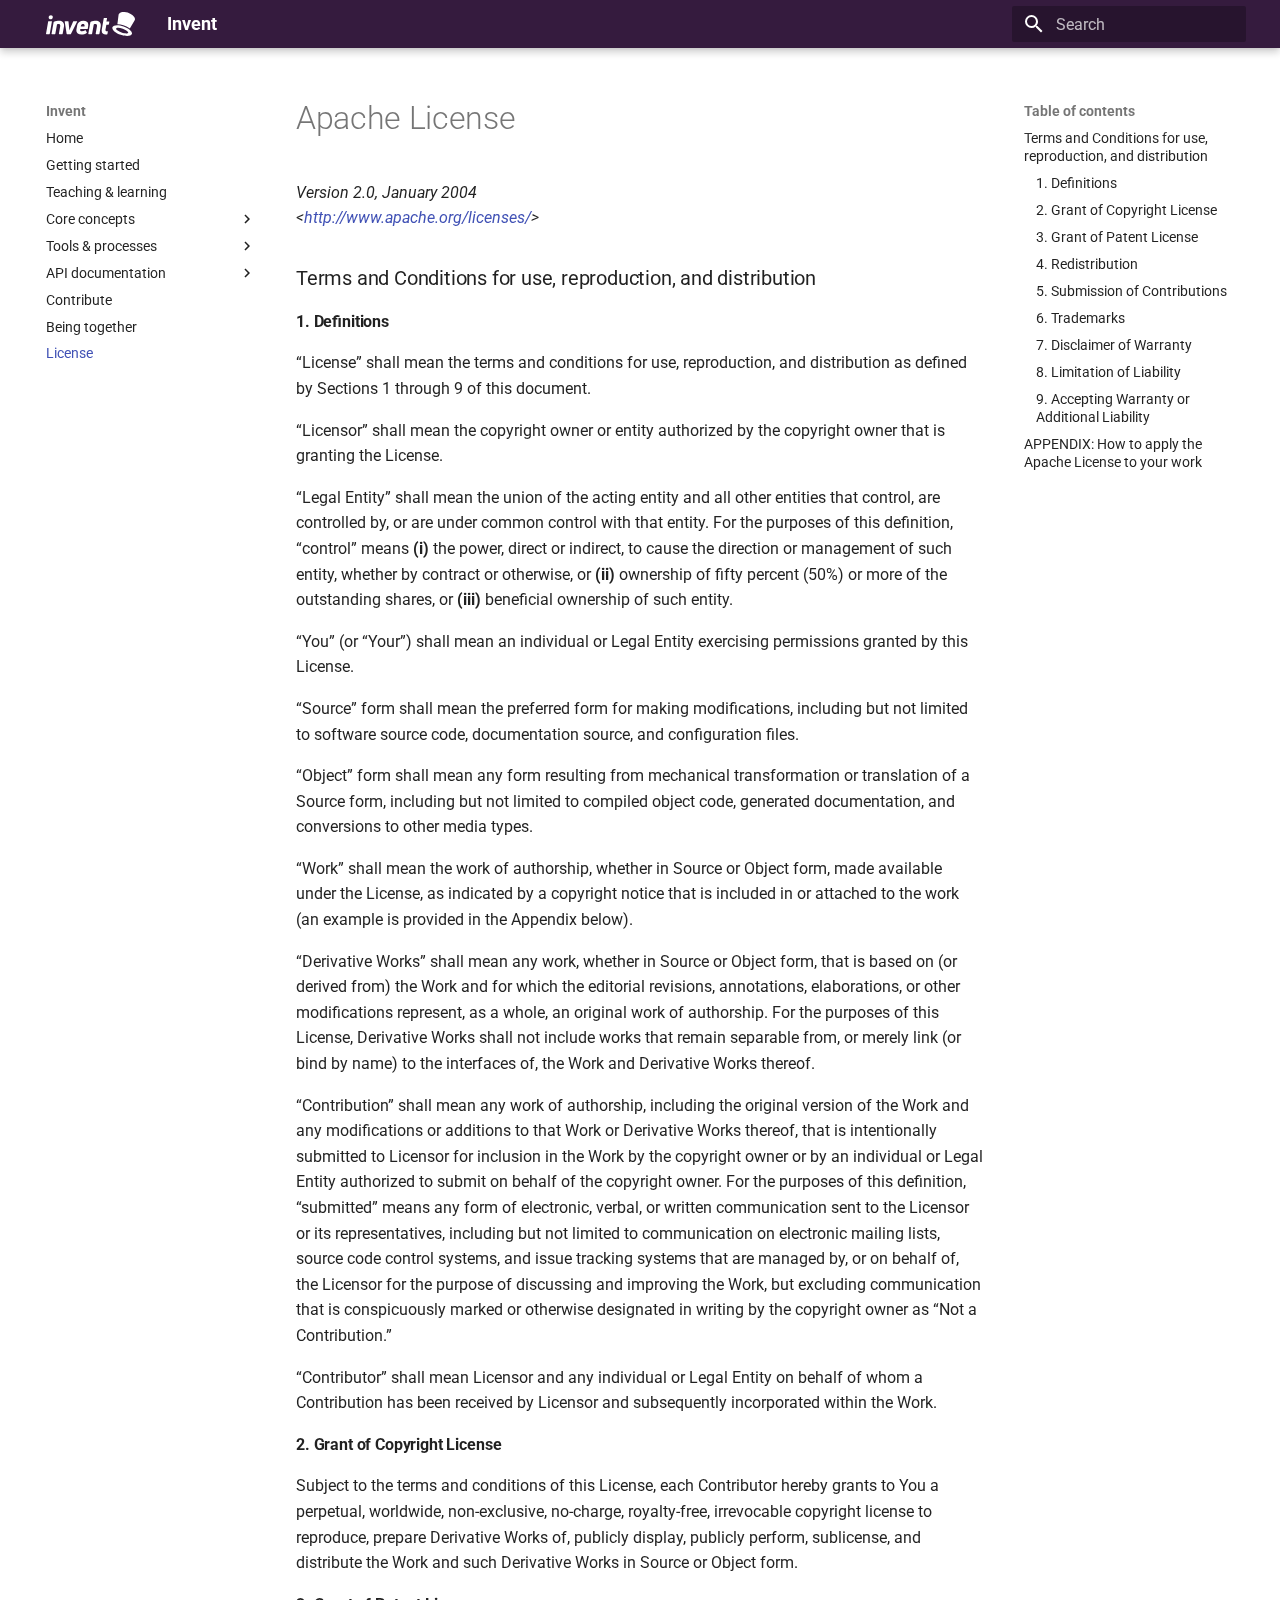
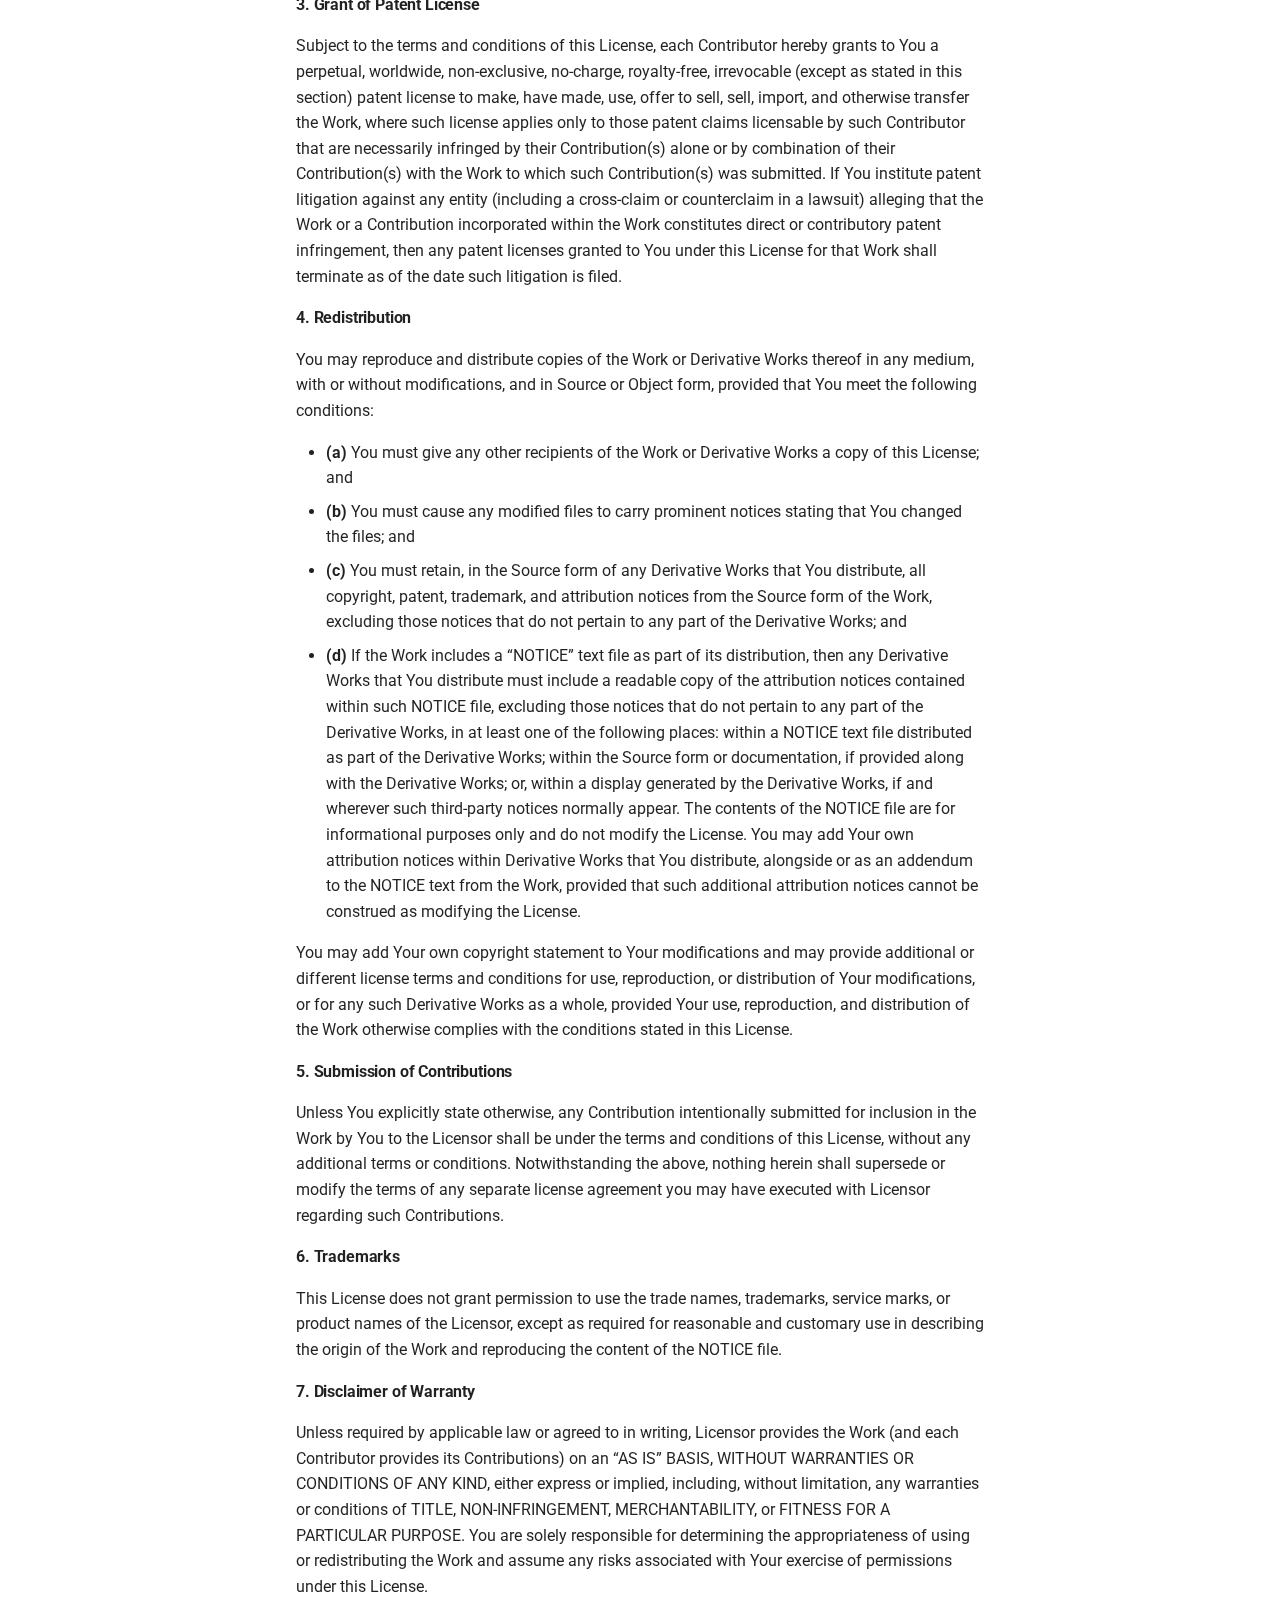
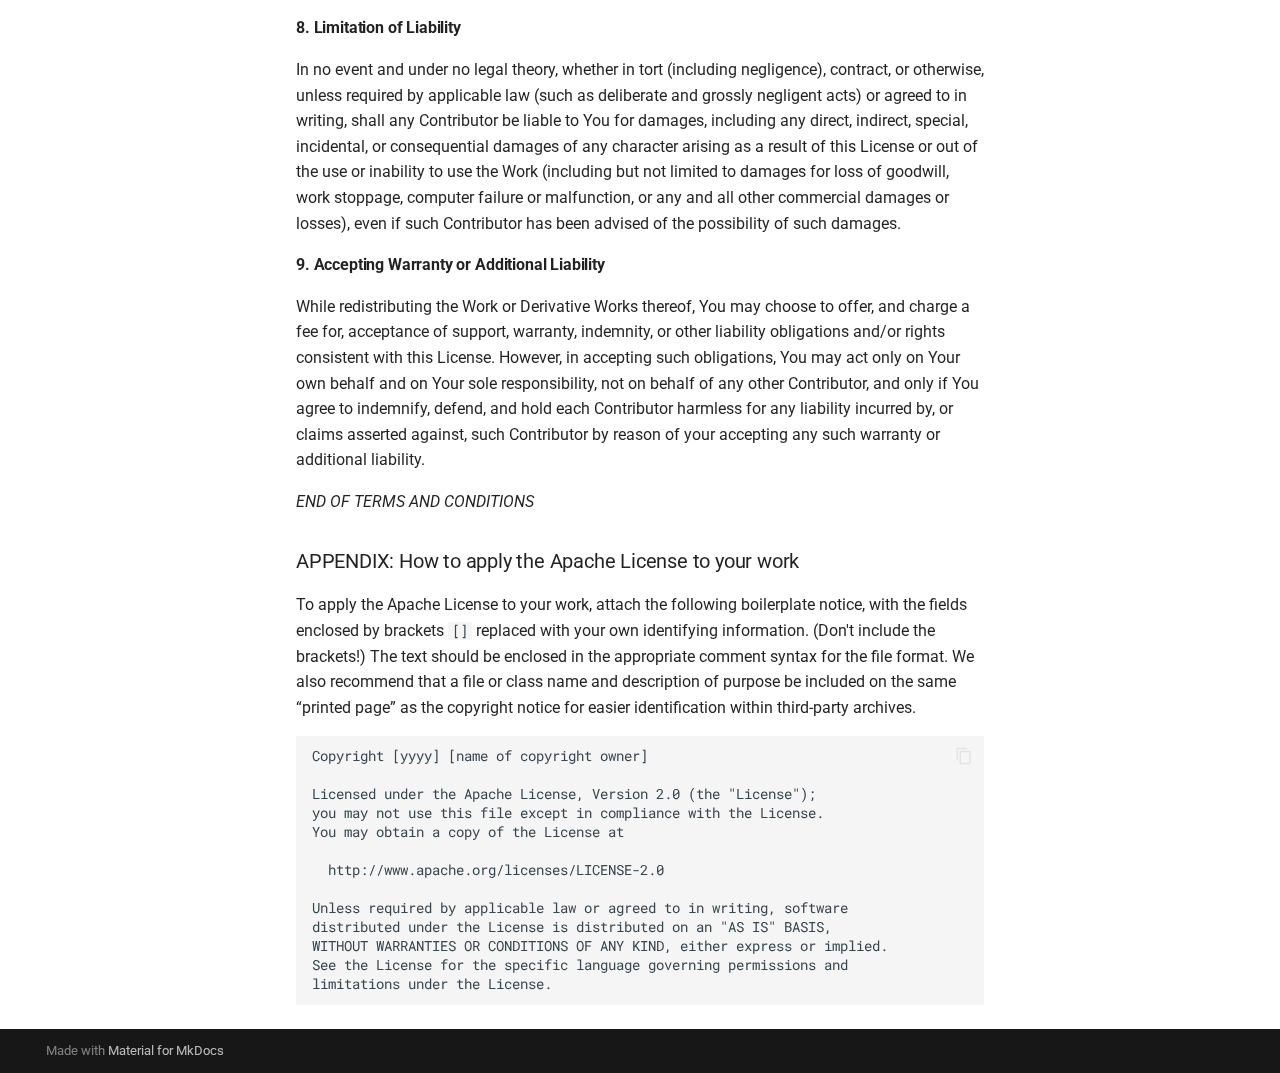
<file: license/index.html>
<!doctype html>
<html lang="en" class="no-js">
  <head>
    
      <meta charset="utf-8">
      <meta name="viewport" content="width=device-width,initial-scale=1">
      
      
      
      
        <link rel="prev" href="../being_together/">
      
      
      
      <link rel="icon" href="../assets/images/favicon.png">
      <meta name="generator" content="mkdocs-1.5.3, mkdocs-material-9.4.6">
    
    
      
        <title>License - Invent</title>
      
    
    
      <link rel="stylesheet" href="../assets/stylesheets/main.35e1ed30.min.css">
      
        
        <link rel="stylesheet" href="../assets/stylesheets/palette.356b1318.min.css">
      
      


    
    
      
    
    
      
        
        
        <link rel="preconnect" href="https://fonts.gstatic.com" crossorigin>
        <link rel="stylesheet" href="https://fonts.googleapis.com/css?family=Roboto:300,300i,400,400i,700,700i%7CRoboto+Mono:400,400i,700,700i&display=fallback">
        <style>:root{--md-text-font:"Roboto";--md-code-font:"Roboto Mono"}</style>
      
    
    
      <link rel="stylesheet" href="../stylesheets/extra.css">
    
    <script>__md_scope=new URL("..",location),__md_hash=e=>[...e].reduce((e,_)=>(e<<5)-e+_.charCodeAt(0),0),__md_get=(e,_=localStorage,t=__md_scope)=>JSON.parse(_.getItem(t.pathname+"."+e)),__md_set=(e,_,t=localStorage,a=__md_scope)=>{try{t.setItem(a.pathname+"."+e,JSON.stringify(_))}catch(e){}}</script>
    
      

    
    
    
  </head>
  
  
    
    
    
    
    
    <body dir="ltr" data-md-color-scheme="invent" data-md-color-primary="indigo" data-md-color-accent="indigo">
  
    
    
    <input class="md-toggle" data-md-toggle="drawer" type="checkbox" id="__drawer" autocomplete="off">
    <input class="md-toggle" data-md-toggle="search" type="checkbox" id="__search" autocomplete="off">
    <label class="md-overlay" for="__drawer"></label>
    <div data-md-component="skip">
      
        
        <a href="#apache-license" class="md-skip">
          Skip to content
        </a>
      
    </div>
    <div data-md-component="announce">
      
    </div>
    
    
      

  

<header class="md-header md-header--shadow" data-md-component="header">
  <nav class="md-header__inner md-grid" aria-label="Header">
    <a href=".." title="Invent" class="md-header__button md-logo" aria-label="Invent" data-md-component="logo">
      
  <img src="../assets/img/logo_white.svg" alt="logo">

    </a>
    <label class="md-header__button md-icon" for="__drawer">
      
      <svg xmlns="http://www.w3.org/2000/svg" viewBox="0 0 24 24"><path d="M3 6h18v2H3V6m0 5h18v2H3v-2m0 5h18v2H3v-2Z"/></svg>
    </label>
    <div class="md-header__title" data-md-component="header-title">
      <div class="md-header__ellipsis">
        <div class="md-header__topic">
          <span class="md-ellipsis">
            Invent
          </span>
        </div>
        <div class="md-header__topic" data-md-component="header-topic">
          <span class="md-ellipsis">
            
              License
            
          </span>
        </div>
      </div>
    </div>
    
      
    
    
    
      <label class="md-header__button md-icon" for="__search">
        
        <svg xmlns="http://www.w3.org/2000/svg" viewBox="0 0 24 24"><path d="M9.5 3A6.5 6.5 0 0 1 16 9.5c0 1.61-.59 3.09-1.56 4.23l.27.27h.79l5 5-1.5 1.5-5-5v-.79l-.27-.27A6.516 6.516 0 0 1 9.5 16 6.5 6.5 0 0 1 3 9.5 6.5 6.5 0 0 1 9.5 3m0 2C7 5 5 7 5 9.5S7 14 9.5 14 14 12 14 9.5 12 5 9.5 5Z"/></svg>
      </label>
      <div class="md-search" data-md-component="search" role="dialog">
  <label class="md-search__overlay" for="__search"></label>
  <div class="md-search__inner" role="search">
    <form class="md-search__form" name="search">
      <input type="text" class="md-search__input" name="query" aria-label="Search" placeholder="Search" autocapitalize="off" autocorrect="off" autocomplete="off" spellcheck="false" data-md-component="search-query" required>
      <label class="md-search__icon md-icon" for="__search">
        
        <svg xmlns="http://www.w3.org/2000/svg" viewBox="0 0 24 24"><path d="M9.5 3A6.5 6.5 0 0 1 16 9.5c0 1.61-.59 3.09-1.56 4.23l.27.27h.79l5 5-1.5 1.5-5-5v-.79l-.27-.27A6.516 6.516 0 0 1 9.5 16 6.5 6.5 0 0 1 3 9.5 6.5 6.5 0 0 1 9.5 3m0 2C7 5 5 7 5 9.5S7 14 9.5 14 14 12 14 9.5 12 5 9.5 5Z"/></svg>
        
        <svg xmlns="http://www.w3.org/2000/svg" viewBox="0 0 24 24"><path d="M20 11v2H8l5.5 5.5-1.42 1.42L4.16 12l7.92-7.92L13.5 5.5 8 11h12Z"/></svg>
      </label>
      <nav class="md-search__options" aria-label="Search">
        
        <button type="reset" class="md-search__icon md-icon" title="Clear" aria-label="Clear" tabindex="-1">
          
          <svg xmlns="http://www.w3.org/2000/svg" viewBox="0 0 24 24"><path d="M19 6.41 17.59 5 12 10.59 6.41 5 5 6.41 10.59 12 5 17.59 6.41 19 12 13.41 17.59 19 19 17.59 13.41 12 19 6.41Z"/></svg>
        </button>
      </nav>
      
    </form>
    <div class="md-search__output">
      <div class="md-search__scrollwrap" data-md-scrollfix>
        <div class="md-search-result" data-md-component="search-result">
          <div class="md-search-result__meta">
            Initializing search
          </div>
          <ol class="md-search-result__list" role="presentation"></ol>
        </div>
      </div>
    </div>
  </div>
</div>
    
    
  </nav>
  
</header>
    
    <div class="md-container" data-md-component="container">
      
      
        
          
        
      
      <main class="md-main" data-md-component="main">
        <div class="md-main__inner md-grid">
          
            
              
              <div class="md-sidebar md-sidebar--primary" data-md-component="sidebar" data-md-type="navigation" >
                <div class="md-sidebar__scrollwrap">
                  <div class="md-sidebar__inner">
                    



<nav class="md-nav md-nav--primary" aria-label="Navigation" data-md-level="0">
  <label class="md-nav__title" for="__drawer">
    <a href=".." title="Invent" class="md-nav__button md-logo" aria-label="Invent" data-md-component="logo">
      
  <img src="../assets/img/logo_white.svg" alt="logo">

    </a>
    Invent
  </label>
  
  <ul class="md-nav__list" data-md-scrollfix>
    
      
      
  
  
  
    <li class="md-nav__item">
      <a href=".." class="md-nav__link">
        
  
  <span class="md-ellipsis">
    Home
  </span>
  

      </a>
    </li>
  

    
      
      
  
  
  
    <li class="md-nav__item">
      <a href="../start.md" class="md-nav__link">
        
  
  <span class="md-ellipsis">
    Getting started
  </span>
  

      </a>
    </li>
  

    
      
      
  
  
  
    <li class="md-nav__item">
      <a href="../teach.md" class="md-nav__link">
        
  
  <span class="md-ellipsis">
    Teaching &amp; learning
  </span>
  

      </a>
    </li>
  

    
      
      
  
  
  
    
    
      
        
          
        
      
        
      
        
      
        
      
        
      
        
      
        
      
        
      
        
      
        
      
    
    
    
    
    <li class="md-nav__item md-nav__item--nested">
      
        
        
        
        <input class="md-nav__toggle md-toggle " type="checkbox" id="__nav_4" >
        
          
          
          <div class="md-nav__link md-nav__container">
            <a href="../core/" class="md-nav__link ">
              
  
  <span class="md-ellipsis">
    Core concepts
  </span>
  

            </a>
            
              
              <label class="md-nav__link " for="__nav_4" id="__nav_4_label" tabindex="0">
                <span class="md-nav__icon md-icon"></span>
              </label>
            
          </div>
        
        <nav class="md-nav" data-md-level="1" aria-labelledby="__nav_4_label" aria-expanded="false">
          <label class="md-nav__title" for="__nav_4">
            <span class="md-nav__icon md-icon"></span>
            Core concepts
          </label>
          <ul class="md-nav__list" data-md-scrollfix>
            
              
            
              
                
  
  
  
    <li class="md-nav__item">
      <a href="../core/functions/" class="md-nav__link">
        
  
  <span class="md-ellipsis">
    Functions
  </span>
  

      </a>
    </li>
  

              
            
              
                
  
  
  
    <li class="md-nav__item">
      <a href="../core/pubsub/" class="md-nav__link">
        
  
  <span class="md-ellipsis">
    PubSub
  </span>
  

      </a>
    </li>
  

              
            
              
                
  
  
  
    <li class="md-nav__item">
      <a href="../core/media/" class="md-nav__link">
        
  
  <span class="md-ellipsis">
    Media
  </span>
  

      </a>
    </li>
  

              
            
              
                
  
  
  
    <li class="md-nav__item">
      <a href="../core/widgets/" class="md-nav__link">
        
  
  <span class="md-ellipsis">
    Widgets
  </span>
  

      </a>
    </li>
  

              
            
              
                
  
  
  
    <li class="md-nav__item">
      <a href="../core/cards.md" class="md-nav__link">
        
  
  <span class="md-ellipsis">
    Cards
  </span>
  

      </a>
    </li>
  

              
            
              
                
  
  
  
    <li class="md-nav__item">
      <a href="../core/transitions.md" class="md-nav__link">
        
  
  <span class="md-ellipsis">
    Transitions
  </span>
  

      </a>
    </li>
  

              
            
              
                
  
  
  
    <li class="md-nav__item">
      <a href="../core/datastore.md" class="md-nav__link">
        
  
  <span class="md-ellipsis">
    DataStore
  </span>
  

      </a>
    </li>
  

              
            
              
                
  
  
  
    <li class="md-nav__item">
      <a href="../core/tasks.md" class="md-nav__link">
        
  
  <span class="md-ellipsis">
    Tasks
  </span>
  

      </a>
    </li>
  

              
            
              
                
  
  
  
    <li class="md-nav__item">
      <a href="../core/application.md" class="md-nav__link">
        
  
  <span class="md-ellipsis">
    Application
  </span>
  

      </a>
    </li>
  

              
            
          </ul>
        </nav>
      
    </li>
  

    
      
      
  
  
  
    
    
      
        
      
    
    
    
    
    <li class="md-nav__item md-nav__item--nested">
      
        
        
        
        <input class="md-nav__toggle md-toggle " type="checkbox" id="__nav_5" >
        
          
          <label class="md-nav__link" for="__nav_5" id="__nav_5_label" tabindex="0">
            
  
  <span class="md-ellipsis">
    Tools &amp; processes
  </span>
  

            <span class="md-nav__icon md-icon"></span>
          </label>
        
        <nav class="md-nav" data-md-level="1" aria-labelledby="__nav_5_label" aria-expanded="false">
          <label class="md-nav__title" for="__nav_5">
            <span class="md-nav__icon md-icon"></span>
            Tools &amp; processes
          </label>
          <ul class="md-nav__list" data-md-scrollfix>
            
              
                
  
  
  
    <li class="md-nav__item">
      <a href="../tools/index.md" class="md-nav__link">
        
  
  <span class="md-ellipsis">
    None
  </span>
  

      </a>
    </li>
  

              
            
          </ul>
        </nav>
      
    </li>
  

    
      
      
  
  
  
    
    
      
        
      
    
    
    
    
    <li class="md-nav__item md-nav__item--nested">
      
        
        
        
        <input class="md-nav__toggle md-toggle " type="checkbox" id="__nav_6" >
        
          
          <label class="md-nav__link" for="__nav_6" id="__nav_6_label" tabindex="0">
            
  
  <span class="md-ellipsis">
    API documentation
  </span>
  

            <span class="md-nav__icon md-icon"></span>
          </label>
        
        <nav class="md-nav" data-md-level="1" aria-labelledby="__nav_6_label" aria-expanded="false">
          <label class="md-nav__title" for="__nav_6">
            <span class="md-nav__icon md-icon"></span>
            API documentation
          </label>
          <ul class="md-nav__list" data-md-scrollfix>
            
              
                
  
  
  
    <li class="md-nav__item">
      <a href="../api/index.md" class="md-nav__link">
        
  
  <span class="md-ellipsis">
    None
  </span>
  

      </a>
    </li>
  

              
            
          </ul>
        </nav>
      
    </li>
  

    
      
      
  
  
  
    <li class="md-nav__item">
      <a href="../contribute.md" class="md-nav__link">
        
  
  <span class="md-ellipsis">
    Contribute
  </span>
  

      </a>
    </li>
  

    
      
      
  
  
  
    <li class="md-nav__item">
      <a href="../being_together/" class="md-nav__link">
        
  
  <span class="md-ellipsis">
    Being together
  </span>
  

      </a>
    </li>
  

    
      
      
  
  
    
  
  
    <li class="md-nav__item md-nav__item--active">
      
      <input class="md-nav__toggle md-toggle" type="checkbox" id="__toc">
      
      
        
      
      
        <label class="md-nav__link md-nav__link--active" for="__toc">
          
  
  <span class="md-ellipsis">
    License
  </span>
  

          <span class="md-nav__icon md-icon"></span>
        </label>
      
      <a href="./" class="md-nav__link md-nav__link--active">
        
  
  <span class="md-ellipsis">
    License
  </span>
  

      </a>
      
        

<nav class="md-nav md-nav--secondary" aria-label="Table of contents">
  
  
  
    
  
  
    <label class="md-nav__title" for="__toc">
      <span class="md-nav__icon md-icon"></span>
      Table of contents
    </label>
    <ul class="md-nav__list" data-md-component="toc" data-md-scrollfix>
      
        <li class="md-nav__item">
  <a href="#terms-and-conditions-for-use-reproduction-and-distribution" class="md-nav__link">
    Terms and Conditions for use, reproduction, and distribution
  </a>
  
    <nav class="md-nav" aria-label="Terms and Conditions for use, reproduction, and distribution">
      <ul class="md-nav__list">
        
          <li class="md-nav__item">
  <a href="#1-definitions" class="md-nav__link">
    1. Definitions
  </a>
  
</li>
        
          <li class="md-nav__item">
  <a href="#2-grant-of-copyright-license" class="md-nav__link">
    2. Grant of Copyright License
  </a>
  
</li>
        
          <li class="md-nav__item">
  <a href="#3-grant-of-patent-license" class="md-nav__link">
    3. Grant of Patent License
  </a>
  
</li>
        
          <li class="md-nav__item">
  <a href="#4-redistribution" class="md-nav__link">
    4. Redistribution
  </a>
  
</li>
        
          <li class="md-nav__item">
  <a href="#5-submission-of-contributions" class="md-nav__link">
    5. Submission of Contributions
  </a>
  
</li>
        
          <li class="md-nav__item">
  <a href="#6-trademarks" class="md-nav__link">
    6. Trademarks
  </a>
  
</li>
        
          <li class="md-nav__item">
  <a href="#7-disclaimer-of-warranty" class="md-nav__link">
    7. Disclaimer of Warranty
  </a>
  
</li>
        
          <li class="md-nav__item">
  <a href="#8-limitation-of-liability" class="md-nav__link">
    8. Limitation of Liability
  </a>
  
</li>
        
          <li class="md-nav__item">
  <a href="#9-accepting-warranty-or-additional-liability" class="md-nav__link">
    9. Accepting Warranty or Additional Liability
  </a>
  
</li>
        
      </ul>
    </nav>
  
</li>
      
        <li class="md-nav__item">
  <a href="#appendix-how-to-apply-the-apache-license-to-your-work" class="md-nav__link">
    APPENDIX: How to apply the Apache License to your work
  </a>
  
</li>
      
    </ul>
  
</nav>
      
    </li>
  

    
  </ul>
</nav>
                  </div>
                </div>
              </div>
            
            
              
              <div class="md-sidebar md-sidebar--secondary" data-md-component="sidebar" data-md-type="toc" >
                <div class="md-sidebar__scrollwrap">
                  <div class="md-sidebar__inner">
                    

<nav class="md-nav md-nav--secondary" aria-label="Table of contents">
  
  
  
    
  
  
    <label class="md-nav__title" for="__toc">
      <span class="md-nav__icon md-icon"></span>
      Table of contents
    </label>
    <ul class="md-nav__list" data-md-component="toc" data-md-scrollfix>
      
        <li class="md-nav__item">
  <a href="#terms-and-conditions-for-use-reproduction-and-distribution" class="md-nav__link">
    Terms and Conditions for use, reproduction, and distribution
  </a>
  
    <nav class="md-nav" aria-label="Terms and Conditions for use, reproduction, and distribution">
      <ul class="md-nav__list">
        
          <li class="md-nav__item">
  <a href="#1-definitions" class="md-nav__link">
    1. Definitions
  </a>
  
</li>
        
          <li class="md-nav__item">
  <a href="#2-grant-of-copyright-license" class="md-nav__link">
    2. Grant of Copyright License
  </a>
  
</li>
        
          <li class="md-nav__item">
  <a href="#3-grant-of-patent-license" class="md-nav__link">
    3. Grant of Patent License
  </a>
  
</li>
        
          <li class="md-nav__item">
  <a href="#4-redistribution" class="md-nav__link">
    4. Redistribution
  </a>
  
</li>
        
          <li class="md-nav__item">
  <a href="#5-submission-of-contributions" class="md-nav__link">
    5. Submission of Contributions
  </a>
  
</li>
        
          <li class="md-nav__item">
  <a href="#6-trademarks" class="md-nav__link">
    6. Trademarks
  </a>
  
</li>
        
          <li class="md-nav__item">
  <a href="#7-disclaimer-of-warranty" class="md-nav__link">
    7. Disclaimer of Warranty
  </a>
  
</li>
        
          <li class="md-nav__item">
  <a href="#8-limitation-of-liability" class="md-nav__link">
    8. Limitation of Liability
  </a>
  
</li>
        
          <li class="md-nav__item">
  <a href="#9-accepting-warranty-or-additional-liability" class="md-nav__link">
    9. Accepting Warranty or Additional Liability
  </a>
  
</li>
        
      </ul>
    </nav>
  
</li>
      
        <li class="md-nav__item">
  <a href="#appendix-how-to-apply-the-apache-license-to-your-work" class="md-nav__link">
    APPENDIX: How to apply the Apache License to your work
  </a>
  
</li>
      
    </ul>
  
</nav>
                  </div>
                </div>
              </div>
            
          
          
            <div class="md-content" data-md-component="content">
              <article class="md-content__inner md-typeset">
                
                  


<h1 id="apache-license">Apache License</h1>
<p><em>Version 2.0, January 2004</em><br />
<em>&lt;<a href="http://www.apache.org/licenses/">http://www.apache.org/licenses/</a>&gt;</em></p>
<h3 id="terms-and-conditions-for-use-reproduction-and-distribution">Terms and Conditions for use, reproduction, and distribution</h3>
<h4 id="1-definitions">1. Definitions</h4>
<p>“License” shall mean the terms and conditions for use, reproduction, and
distribution as defined by Sections 1 through 9 of this document.</p>
<p>“Licensor” shall mean the copyright owner or entity authorized by the copyright
owner that is granting the License.</p>
<p>“Legal Entity” shall mean the union of the acting entity and all other entities
that control, are controlled by, or are under common control with that entity.
For the purposes of this definition, “control” means <strong>(i)</strong> the power, direct or
indirect, to cause the direction or management of such entity, whether by
contract or otherwise, or <strong>(ii)</strong> ownership of fifty percent (50%) or more of the
outstanding shares, or <strong>(iii)</strong> beneficial ownership of such entity.</p>
<p>“You” (or “Your”) shall mean an individual or Legal Entity exercising
permissions granted by this License.</p>
<p>“Source” form shall mean the preferred form for making modifications, including
but not limited to software source code, documentation source, and configuration
files.</p>
<p>“Object” form shall mean any form resulting from mechanical transformation or
translation of a Source form, including but not limited to compiled object code,
generated documentation, and conversions to other media types.</p>
<p>“Work” shall mean the work of authorship, whether in Source or Object form, made
available under the License, as indicated by a copyright notice that is included
in or attached to the work (an example is provided in the Appendix below).</p>
<p>“Derivative Works” shall mean any work, whether in Source or Object form, that
is based on (or derived from) the Work and for which the editorial revisions,
annotations, elaborations, or other modifications represent, as a whole, an
original work of authorship. For the purposes of this License, Derivative Works
shall not include works that remain separable from, or merely link (or bind by
name) to the interfaces of, the Work and Derivative Works thereof.</p>
<p>“Contribution” shall mean any work of authorship, including the original version
of the Work and any modifications or additions to that Work or Derivative Works
thereof, that is intentionally submitted to Licensor for inclusion in the Work
by the copyright owner or by an individual or Legal Entity authorized to submit
on behalf of the copyright owner. For the purposes of this definition,
“submitted” means any form of electronic, verbal, or written communication sent
to the Licensor or its representatives, including but not limited to
communication on electronic mailing lists, source code control systems, and
issue tracking systems that are managed by, or on behalf of, the Licensor for
the purpose of discussing and improving the Work, but excluding communication
that is conspicuously marked or otherwise designated in writing by the copyright
owner as “Not a Contribution.”</p>
<p>“Contributor” shall mean Licensor and any individual or Legal Entity on behalf
of whom a Contribution has been received by Licensor and subsequently
incorporated within the Work.</p>
<h4 id="2-grant-of-copyright-license">2. Grant of Copyright License</h4>
<p>Subject to the terms and conditions of this License, each Contributor hereby
grants to You a perpetual, worldwide, non-exclusive, no-charge, royalty-free,
irrevocable copyright license to reproduce, prepare Derivative Works of,
publicly display, publicly perform, sublicense, and distribute the Work and such
Derivative Works in Source or Object form.</p>
<h4 id="3-grant-of-patent-license">3. Grant of Patent License</h4>
<p>Subject to the terms and conditions of this License, each Contributor hereby
grants to You a perpetual, worldwide, non-exclusive, no-charge, royalty-free,
irrevocable (except as stated in this section) patent license to make, have
made, use, offer to sell, sell, import, and otherwise transfer the Work, where
such license applies only to those patent claims licensable by such Contributor
that are necessarily infringed by their Contribution(s) alone or by combination
of their Contribution(s) with the Work to which such Contribution(s) was
submitted. If You institute patent litigation against any entity (including a
cross-claim or counterclaim in a lawsuit) alleging that the Work or a
Contribution incorporated within the Work constitutes direct or contributory
patent infringement, then any patent licenses granted to You under this License
for that Work shall terminate as of the date such litigation is filed.</p>
<h4 id="4-redistribution">4. Redistribution</h4>
<p>You may reproduce and distribute copies of the Work or Derivative Works thereof
in any medium, with or without modifications, and in Source or Object form,
provided that You meet the following conditions:</p>
<ul>
<li><strong>(a)</strong> You must give any other recipients of the Work or Derivative Works a copy of
this License; and</li>
<li><strong>(b)</strong> You must cause any modified files to carry prominent notices stating that You
changed the files; and</li>
<li><strong>(c)</strong> You must retain, in the Source form of any Derivative Works that You distribute,
all copyright, patent, trademark, and attribution notices from the Source form
of the Work, excluding those notices that do not pertain to any part of the
Derivative Works; and</li>
<li><strong>(d)</strong> If the Work includes a “NOTICE” text file as part of its distribution, then any
Derivative Works that You distribute must include a readable copy of the
attribution notices contained within such NOTICE file, excluding those notices
that do not pertain to any part of the Derivative Works, in at least one of the
following places: within a NOTICE text file distributed as part of the
Derivative Works; within the Source form or documentation, if provided along
with the Derivative Works; or, within a display generated by the Derivative
Works, if and wherever such third-party notices normally appear. The contents of
the NOTICE file are for informational purposes only and do not modify the
License. You may add Your own attribution notices within Derivative Works that
You distribute, alongside or as an addendum to the NOTICE text from the Work,
provided that such additional attribution notices cannot be construed as
modifying the License.</li>
</ul>
<p>You may add Your own copyright statement to Your modifications and may provide
additional or different license terms and conditions for use, reproduction, or
distribution of Your modifications, or for any such Derivative Works as a whole,
provided Your use, reproduction, and distribution of the Work otherwise complies
with the conditions stated in this License.</p>
<h4 id="5-submission-of-contributions">5. Submission of Contributions</h4>
<p>Unless You explicitly state otherwise, any Contribution intentionally submitted
for inclusion in the Work by You to the Licensor shall be under the terms and
conditions of this License, without any additional terms or conditions.
Notwithstanding the above, nothing herein shall supersede or modify the terms of
any separate license agreement you may have executed with Licensor regarding
such Contributions.</p>
<h4 id="6-trademarks">6. Trademarks</h4>
<p>This License does not grant permission to use the trade names, trademarks,
service marks, or product names of the Licensor, except as required for
reasonable and customary use in describing the origin of the Work and
reproducing the content of the NOTICE file.</p>
<h4 id="7-disclaimer-of-warranty">7. Disclaimer of Warranty</h4>
<p>Unless required by applicable law or agreed to in writing, Licensor provides the
Work (and each Contributor provides its Contributions) on an “AS IS” BASIS,
WITHOUT WARRANTIES OR CONDITIONS OF ANY KIND, either express or implied,
including, without limitation, any warranties or conditions of TITLE,
NON-INFRINGEMENT, MERCHANTABILITY, or FITNESS FOR A PARTICULAR PURPOSE. You are
solely responsible for determining the appropriateness of using or
redistributing the Work and assume any risks associated with Your exercise of
permissions under this License.</p>
<h4 id="8-limitation-of-liability">8. Limitation of Liability</h4>
<p>In no event and under no legal theory, whether in tort (including negligence),
contract, or otherwise, unless required by applicable law (such as deliberate
and grossly negligent acts) or agreed to in writing, shall any Contributor be
liable to You for damages, including any direct, indirect, special, incidental,
or consequential damages of any character arising as a result of this License or
out of the use or inability to use the Work (including but not limited to
damages for loss of goodwill, work stoppage, computer failure or malfunction, or
any and all other commercial damages or losses), even if such Contributor has
been advised of the possibility of such damages.</p>
<h4 id="9-accepting-warranty-or-additional-liability">9. Accepting Warranty or Additional Liability</h4>
<p>While redistributing the Work or Derivative Works thereof, You may choose to
offer, and charge a fee for, acceptance of support, warranty, indemnity, or
other liability obligations and/or rights consistent with this License. However,
in accepting such obligations, You may act only on Your own behalf and on Your
sole responsibility, not on behalf of any other Contributor, and only if You
agree to indemnify, defend, and hold each Contributor harmless for any liability
incurred by, or claims asserted against, such Contributor by reason of your
accepting any such warranty or additional liability.</p>
<p><em>END OF TERMS AND CONDITIONS</em></p>
<h3 id="appendix-how-to-apply-the-apache-license-to-your-work">APPENDIX: How to apply the Apache License to your work</h3>
<p>To apply the Apache License to your work, attach the following boilerplate
notice, with the fields enclosed by brackets <code>[]</code> replaced with your own
identifying information. (Don't include the brackets!) The text should be
enclosed in the appropriate comment syntax for the file format. We also
recommend that a file or class name and description of purpose be included on
the same “printed page” as the copyright notice for easier identification within
third-party archives.</p>
<div class="language-text highlight"><pre><span></span><code>Copyright [yyyy] [name of copyright owner]

Licensed under the Apache License, Version 2.0 (the &quot;License&quot;);
you may not use this file except in compliance with the License.
You may obtain a copy of the License at

  http://www.apache.org/licenses/LICENSE-2.0

Unless required by applicable law or agreed to in writing, software
distributed under the License is distributed on an &quot;AS IS&quot; BASIS,
WITHOUT WARRANTIES OR CONDITIONS OF ANY KIND, either express or implied.
See the License for the specific language governing permissions and
limitations under the License.
</code></pre></div>





                
              </article>
            </div>
          
          
        </div>
        
      </main>
      
        <footer class="md-footer">
  
  <div class="md-footer-meta md-typeset">
    <div class="md-footer-meta__inner md-grid">
      <div class="md-copyright">
  
  
    Made with
    <a href="https://squidfunk.github.io/mkdocs-material/" target="_blank" rel="noopener">
      Material for MkDocs
    </a>
  
</div>
      
    </div>
  </div>
</footer>
      
    </div>
    <div class="md-dialog" data-md-component="dialog">
      <div class="md-dialog__inner md-typeset"></div>
    </div>
    
    
    <script id="__config" type="application/json">{"base": "..", "features": ["navigation.indexes", "content.code.copy", "content.code.select"], "search": "../assets/javascripts/workers/search.f886a092.min.js", "translations": {"clipboard.copied": "Copied to clipboard", "clipboard.copy": "Copy to clipboard", "search.result.more.one": "1 more on this page", "search.result.more.other": "# more on this page", "search.result.none": "No matching documents", "search.result.one": "1 matching document", "search.result.other": "# matching documents", "search.result.placeholder": "Type to start searching", "search.result.term.missing": "Missing", "select.version": "Select version"}}</script>
    
    
      <script src="../assets/javascripts/bundle.aecac24b.min.js"></script>
      
    
  </body>
</html>
</file>
<file: stylesheets/extra.css>
[data-md-color-scheme="invent"] {
  --md-primary-fg-color:        #351b3e;
  --md-primary-fg-color--light: #ECB7B7;
  --md-primary-fg-color--dark:  #90030C;
}

.indent {
  margin-left: 24px;
  display: block;
}
</file>
<file: assets/stylesheets/main.35e1ed30.min.css>
@charset "UTF-8";html{-webkit-text-size-adjust:none;-moz-text-size-adjust:none;text-size-adjust:none;box-sizing:border-box}*,:after,:before{box-sizing:inherit}@media (prefers-reduced-motion){*,:after,:before{transition:none!important}}body{margin:0}a,button,input,label{-webkit-tap-highlight-color:transparent}a{color:inherit;text-decoration:none}hr{border:0;box-sizing:initial;display:block;height:.05rem;overflow:visible;padding:0}small{font-size:80%}sub,sup{line-height:1em}img{border-style:none}table{border-collapse:initial;border-spacing:0}td,th{font-weight:400;vertical-align:top}button{background:#0000;border:0;font-family:inherit;font-size:inherit;margin:0;padding:0}input{border:0;outline:none}:root{--md-primary-fg-color:#4051b5;--md-primary-fg-color--light:#5d6cc0;--md-primary-fg-color--dark:#303fa1;--md-primary-bg-color:#fff;--md-primary-bg-color--light:#ffffffb3;--md-accent-fg-color:#526cfe;--md-accent-fg-color--transparent:#526cfe1a;--md-accent-bg-color:#fff;--md-accent-bg-color--light:#ffffffb3}[data-md-color-scheme=default]{color-scheme:light}[data-md-color-scheme=default] img[src$="#gh-dark-mode-only"],[data-md-color-scheme=default] img[src$="#only-dark"]{display:none}:root,[data-md-color-scheme=default]{--md-hue:225deg;--md-default-fg-color:#000000de;--md-default-fg-color--light:#0000008a;--md-default-fg-color--lighter:#00000052;--md-default-fg-color--lightest:#00000012;--md-default-bg-color:#fff;--md-default-bg-color--light:#ffffffb3;--md-default-bg-color--lighter:#ffffff4d;--md-default-bg-color--lightest:#ffffff1f;--md-code-fg-color:#36464e;--md-code-bg-color:#f5f5f5;--md-code-hl-color:#4287ff;--md-code-hl-color--light:#4287ff1a;--md-code-hl-number-color:#d52a2a;--md-code-hl-special-color:#db1457;--md-code-hl-function-color:#a846b9;--md-code-hl-constant-color:#6e59d9;--md-code-hl-keyword-color:#3f6ec6;--md-code-hl-string-color:#1c7d4d;--md-code-hl-name-color:var(--md-code-fg-color);--md-code-hl-operator-color:var(--md-default-fg-color--light);--md-code-hl-punctuation-color:var(--md-default-fg-color--light);--md-code-hl-comment-color:var(--md-default-fg-color--light);--md-code-hl-generic-color:var(--md-default-fg-color--light);--md-code-hl-variable-color:var(--md-default-fg-color--light);--md-typeset-color:var(--md-default-fg-color);--md-typeset-a-color:var(--md-primary-fg-color);--md-typeset-del-color:#f5503d26;--md-typeset-ins-color:#0bd57026;--md-typeset-kbd-color:#fafafa;--md-typeset-kbd-accent-color:#fff;--md-typeset-kbd-border-color:#b8b8b8;--md-typeset-mark-color:#ffff0080;--md-typeset-table-color:#0000001f;--md-typeset-table-color--light:rgba(0,0,0,.035);--md-admonition-fg-color:var(--md-default-fg-color);--md-admonition-bg-color:var(--md-default-bg-color);--md-warning-fg-color:#000000de;--md-warning-bg-color:#ff9;--md-footer-fg-color:#fff;--md-footer-fg-color--light:#ffffffb3;--md-footer-fg-color--lighter:#ffffff73;--md-footer-bg-color:#000000de;--md-footer-bg-color--dark:#00000052;--md-shadow-z1:0 0.2rem 0.5rem #0000000d,0 0 0.05rem #0000001a;--md-shadow-z2:0 0.2rem 0.5rem #0000001a,0 0 0.05rem #00000040;--md-shadow-z3:0 0.2rem 0.5rem #0003,0 0 0.05rem #00000059}.md-icon svg{fill:currentcolor;display:block;height:1.2rem;width:1.2rem}body{-webkit-font-smoothing:antialiased;-moz-osx-font-smoothing:grayscale;--md-text-font-family:var(--md-text-font,_),-apple-system,BlinkMacSystemFont,Helvetica,Arial,sans-serif;--md-code-font-family:var(--md-code-font,_),SFMono-Regular,Consolas,Menlo,monospace}aside,body,input{font-feature-settings:"kern","liga";color:var(--md-typeset-color);font-family:var(--md-text-font-family)}code,kbd,pre{font-feature-settings:"kern";font-family:var(--md-code-font-family)}:root{--md-typeset-table-sort-icon:url('data:image/svg+xml;charset=utf-8,<svg xmlns="http://www.w3.org/2000/svg" viewBox="0 0 24 24"><path d="m18 21-4-4h3V7h-3l4-4 4 4h-3v10h3M2 19v-2h10v2M2 13v-2h7v2M2 7V5h4v2H2Z"/></svg>');--md-typeset-table-sort-icon--asc:url('data:image/svg+xml;charset=utf-8,<svg xmlns="http://www.w3.org/2000/svg" viewBox="0 0 24 24"><path d="M19 17h3l-4 4-4-4h3V3h2M2 17h10v2H2M6 5v2H2V5m0 6h7v2H2v-2Z"/></svg>');--md-typeset-table-sort-icon--desc:url('data:image/svg+xml;charset=utf-8,<svg xmlns="http://www.w3.org/2000/svg" viewBox="0 0 24 24"><path d="M19 7h3l-4-4-4 4h3v14h2M2 17h10v2H2M6 5v2H2V5m0 6h7v2H2v-2Z"/></svg>')}.md-typeset{-webkit-print-color-adjust:exact;color-adjust:exact;font-size:.8rem;line-height:1.6}@media print{.md-typeset{font-size:.68rem}}.md-typeset blockquote,.md-typeset dl,.md-typeset figure,.md-typeset ol,.md-typeset pre,.md-typeset ul{margin-bottom:1em;margin-top:1em}.md-typeset h1{color:var(--md-default-fg-color--light);font-size:2em;line-height:1.3;margin:0 0 1.25em}.md-typeset h1,.md-typeset h2{font-weight:300;letter-spacing:-.01em}.md-typeset h2{font-size:1.5625em;line-height:1.4;margin:1.6em 0 .64em}.md-typeset h3{font-size:1.25em;font-weight:400;letter-spacing:-.01em;line-height:1.5;margin:1.6em 0 .8em}.md-typeset h2+h3{margin-top:.8em}.md-typeset h4{font-weight:700;letter-spacing:-.01em;margin:1em 0}.md-typeset h5,.md-typeset h6{color:var(--md-default-fg-color--light);font-size:.8em;font-weight:700;letter-spacing:-.01em;margin:1.25em 0}.md-typeset h5{text-transform:uppercase}.md-typeset hr{border-bottom:.05rem solid var(--md-default-fg-color--lightest);display:flow-root;margin:1.5em 0}.md-typeset a{color:var(--md-typeset-a-color);word-break:break-word}.md-typeset a,.md-typeset a:before{transition:color 125ms}.md-typeset a:focus,.md-typeset a:hover{color:var(--md-accent-fg-color)}.md-typeset a:focus code,.md-typeset a:hover code{background-color:var(--md-accent-fg-color--transparent)}.md-typeset a code{color:currentcolor;transition:background-color 125ms}.md-typeset a.focus-visible{outline-color:var(--md-accent-fg-color);outline-offset:.2rem}.md-typeset code,.md-typeset kbd,.md-typeset pre{color:var(--md-code-fg-color);direction:ltr;font-variant-ligatures:none}@media print{.md-typeset code,.md-typeset kbd,.md-typeset pre{white-space:pre-wrap}}.md-typeset code{background-color:var(--md-code-bg-color);border-radius:.1rem;-webkit-box-decoration-break:clone;box-decoration-break:clone;font-size:.85em;padding:0 .2941176471em;word-break:break-word}.md-typeset code:not(.focus-visible){-webkit-tap-highlight-color:transparent;outline:none}.md-typeset pre{display:flow-root;line-height:1.4;position:relative}.md-typeset pre>code{-webkit-box-decoration-break:slice;box-decoration-break:slice;box-shadow:none;display:block;margin:0;outline-color:var(--md-accent-fg-color);overflow:auto;padding:.7720588235em 1.1764705882em;scrollbar-color:var(--md-default-fg-color--lighter) #0000;scrollbar-width:thin;touch-action:auto;word-break:normal}.md-typeset pre>code:hover{scrollbar-color:var(--md-accent-fg-color) #0000}.md-typeset pre>code::-webkit-scrollbar{height:.2rem;width:.2rem}.md-typeset pre>code::-webkit-scrollbar-thumb{background-color:var(--md-default-fg-color--lighter)}.md-typeset pre>code::-webkit-scrollbar-thumb:hover{background-color:var(--md-accent-fg-color)}.md-typeset kbd{background-color:var(--md-typeset-kbd-color);border-radius:.1rem;box-shadow:0 .1rem 0 .05rem var(--md-typeset-kbd-border-color),0 .1rem 0 var(--md-typeset-kbd-border-color),0 -.1rem .2rem var(--md-typeset-kbd-accent-color) inset;color:var(--md-default-fg-color);display:inline-block;font-size:.75em;padding:0 .6666666667em;vertical-align:text-top;word-break:break-word}.md-typeset mark{background-color:var(--md-typeset-mark-color);-webkit-box-decoration-break:clone;box-decoration-break:clone;color:inherit;word-break:break-word}.md-typeset abbr{border-bottom:.05rem dotted var(--md-default-fg-color--light);cursor:help;text-decoration:none}@media (hover:none){.md-typeset abbr[title]:focus:after,.md-typeset abbr[title]:hover:after{background-color:var(--md-default-fg-color);border-radius:.1rem;box-shadow:var(--md-shadow-z3);color:var(--md-default-bg-color);content:attr(title);font-size:.7rem;left:.8rem;margin-top:2em;padding:.2rem .3rem;position:absolute;right:.8rem}}.md-typeset small{opacity:.75}[dir=ltr] .md-typeset sub,[dir=ltr] .md-typeset sup{margin-left:.078125em}[dir=rtl] .md-typeset sub,[dir=rtl] .md-typeset sup{margin-right:.078125em}[dir=ltr] .md-typeset blockquote{padding-left:.6rem}[dir=rtl] .md-typeset blockquote{padding-right:.6rem}[dir=ltr] .md-typeset blockquote{border-left:.2rem solid var(--md-default-fg-color--lighter)}[dir=rtl] .md-typeset blockquote{border-right:.2rem solid var(--md-default-fg-color--lighter)}.md-typeset blockquote{color:var(--md-default-fg-color--light);margin-left:0;margin-right:0}.md-typeset ul{list-style-type:disc}[dir=ltr] .md-typeset ol,[dir=ltr] .md-typeset ul{margin-left:.625em}[dir=rtl] .md-typeset ol,[dir=rtl] .md-typeset ul{margin-right:.625em}.md-typeset ol,.md-typeset ul{padding:0}.md-typeset ol:not([hidden]),.md-typeset ul:not([hidden]){display:flow-root}.md-typeset ol ol,.md-typeset ul ol{list-style-type:lower-alpha}.md-typeset ol ol ol,.md-typeset ul ol ol{list-style-type:lower-roman}[dir=ltr] .md-typeset ol li,[dir=ltr] .md-typeset ul li{margin-left:1.25em}[dir=rtl] .md-typeset ol li,[dir=rtl] .md-typeset ul li{margin-right:1.25em}.md-typeset ol li,.md-typeset ul li{margin-bottom:.5em}.md-typeset ol li blockquote,.md-typeset ol li p,.md-typeset ul li blockquote,.md-typeset ul li p{margin:.5em 0}.md-typeset ol li:last-child,.md-typeset ul li:last-child{margin-bottom:0}[dir=ltr] .md-typeset ol li ol,[dir=ltr] .md-typeset ol li ul,[dir=ltr] .md-typeset ul li ol,[dir=ltr] .md-typeset ul li ul{margin-left:.625em}[dir=rtl] .md-typeset ol li ol,[dir=rtl] .md-typeset ol li ul,[dir=rtl] .md-typeset ul li ol,[dir=rtl] .md-typeset ul li ul{margin-right:.625em}.md-typeset ol li ol,.md-typeset ol li ul,.md-typeset ul li ol,.md-typeset ul li ul{margin-bottom:.5em;margin-top:.5em}[dir=ltr] .md-typeset dd{margin-left:1.875em}[dir=rtl] .md-typeset dd{margin-right:1.875em}.md-typeset dd{margin-bottom:1.5em;margin-top:1em}.md-typeset img,.md-typeset svg,.md-typeset video{height:auto;max-width:100%}.md-typeset img[align=left]{margin:1em 1em 1em 0}.md-typeset img[align=right]{margin:1em 0 1em 1em}.md-typeset img[align]:only-child{margin-top:0}.md-typeset figure{display:flow-root;margin:1em auto;max-width:100%;text-align:center;width:-webkit-fit-content;width:-moz-fit-content;width:fit-content}.md-typeset figure img{display:block}.md-typeset figcaption{font-style:italic;margin:1em auto;max-width:24rem}.md-typeset iframe{max-width:100%}.md-typeset table:not([class]){background-color:var(--md-default-bg-color);border:.05rem solid var(--md-typeset-table-color);border-radius:.1rem;display:inline-block;font-size:.64rem;max-width:100%;overflow:auto;touch-action:auto}@media print{.md-typeset table:not([class]){display:table}}.md-typeset table:not([class])+*{margin-top:1.5em}.md-typeset table:not([class]) td>:first-child,.md-typeset table:not([class]) th>:first-child{margin-top:0}.md-typeset table:not([class]) td>:last-child,.md-typeset table:not([class]) th>:last-child{margin-bottom:0}.md-typeset table:not([class]) td:not([align]),.md-typeset table:not([class]) th:not([align]){text-align:left}[dir=rtl] .md-typeset table:not([class]) td:not([align]),[dir=rtl] .md-typeset table:not([class]) th:not([align]){text-align:right}.md-typeset table:not([class]) th{font-weight:700;min-width:5rem;padding:.9375em 1.25em;vertical-align:top}.md-typeset table:not([class]) td{border-top:.05rem solid var(--md-typeset-table-color);padding:.9375em 1.25em;vertical-align:top}.md-typeset table:not([class]) tbody tr{transition:background-color 125ms}.md-typeset table:not([class]) tbody tr:hover{background-color:var(--md-typeset-table-color--light);box-shadow:0 .05rem 0 var(--md-default-bg-color) inset}.md-typeset table:not([class]) a{word-break:normal}.md-typeset table th[role=columnheader]{cursor:pointer}[dir=ltr] .md-typeset table th[role=columnheader]:after{margin-left:.5em}[dir=rtl] .md-typeset table th[role=columnheader]:after{margin-right:.5em}.md-typeset table th[role=columnheader]:after{content:"";display:inline-block;height:1.2em;-webkit-mask-image:var(--md-typeset-table-sort-icon);mask-image:var(--md-typeset-table-sort-icon);-webkit-mask-repeat:no-repeat;mask-repeat:no-repeat;-webkit-mask-size:contain;mask-size:contain;transition:background-color 125ms;vertical-align:text-bottom;width:1.2em}.md-typeset table th[role=columnheader]:hover:after{background-color:var(--md-default-fg-color--lighter)}.md-typeset table th[role=columnheader][aria-sort=ascending]:after{background-color:var(--md-default-fg-color--light);-webkit-mask-image:var(--md-typeset-table-sort-icon--asc);mask-image:var(--md-typeset-table-sort-icon--asc)}.md-typeset table th[role=columnheader][aria-sort=descending]:after{background-color:var(--md-default-fg-color--light);-webkit-mask-image:var(--md-typeset-table-sort-icon--desc);mask-image:var(--md-typeset-table-sort-icon--desc)}.md-typeset__scrollwrap{margin:1em -.8rem;overflow-x:auto;touch-action:auto}.md-typeset__table{display:inline-block;margin-bottom:.5em;padding:0 .8rem}@media print{.md-typeset__table{display:block}}html .md-typeset__table table{display:table;margin:0;overflow:hidden;width:100%}@media screen and (max-width:44.984375em){.md-content__inner>pre{margin:1em -.8rem}.md-content__inner>pre code{border-radius:0}}.md-typeset .md-author{display:block;flex-shrink:0;height:1.6rem;overflow:hidden;position:relative;transition:color 125ms,transform 125ms;width:1.6rem}.md-typeset .md-author img{border-radius:100%;display:block}.md-typeset .md-author--more{background:var(--md-default-fg-color--lightest);color:var(--md-default-fg-color--lighter);font-size:.6rem;font-weight:700;line-height:1.6rem;text-align:center}.md-typeset .md-author--long{height:2.4rem;width:2.4rem}.md-typeset a.md-author{transform:scale(1)}.md-typeset a.md-author img{filter:grayscale(100%) opacity(75%);transition:filter 125ms}.md-typeset a.md-author:focus,.md-typeset a.md-author:hover{transform:scale(1.1);z-index:1}.md-typeset a.md-author:focus img,.md-typeset a.md-author:hover img{filter:grayscale(0)}.md-banner{background-color:var(--md-footer-bg-color);color:var(--md-footer-fg-color);overflow:auto}@media print{.md-banner{display:none}}.md-banner--warning{background-color:var(--md-warning-bg-color);color:var(--md-warning-fg-color)}.md-banner__inner{font-size:.7rem;margin:.6rem auto;padding:0 .8rem}[dir=ltr] .md-banner__button{float:right}[dir=rtl] .md-banner__button{float:left}.md-banner__button{color:inherit;cursor:pointer;transition:opacity .25s}.no-js .md-banner__button{display:none}.md-banner__button:hover{opacity:.7}html{font-size:125%;height:100%;overflow-x:hidden}@media screen and (min-width:100em){html{font-size:137.5%}}@media screen and (min-width:125em){html{font-size:150%}}body{background-color:var(--md-default-bg-color);display:flex;flex-direction:column;font-size:.5rem;min-height:100%;position:relative;width:100%}@media print{body{display:block}}@media screen and (max-width:59.984375em){body[data-md-scrolllock]{position:fixed}}.md-grid{margin-left:auto;margin-right:auto;max-width:61rem}.md-container{display:flex;flex-direction:column;flex-grow:1}@media print{.md-container{display:block}}.md-main{flex-grow:1}.md-main__inner{display:flex;height:100%;margin-top:1.5rem}.md-ellipsis{overflow:hidden;text-overflow:ellipsis}.md-toggle{display:none}.md-option{height:0;opacity:0;position:absolute;width:0}.md-option:checked+label:not([hidden]){display:block}.md-option.focus-visible+label{outline-color:var(--md-accent-fg-color);outline-style:auto}.md-skip{background-color:var(--md-default-fg-color);border-radius:.1rem;color:var(--md-default-bg-color);font-size:.64rem;margin:.5rem;opacity:0;outline-color:var(--md-accent-fg-color);padding:.3rem .5rem;position:fixed;transform:translateY(.4rem);z-index:-1}.md-skip:focus{opacity:1;transform:translateY(0);transition:transform .25s cubic-bezier(.4,0,.2,1),opacity 175ms 75ms;z-index:10}@page{margin:25mm}:root{--md-clipboard-icon:url('data:image/svg+xml;charset=utf-8,<svg xmlns="http://www.w3.org/2000/svg" viewBox="0 0 24 24"><path d="M19 21H8V7h11m0-2H8a2 2 0 0 0-2 2v14a2 2 0 0 0 2 2h11a2 2 0 0 0 2-2V7a2 2 0 0 0-2-2m-3-4H4a2 2 0 0 0-2 2v14h2V3h12V1Z"/></svg>')}.md-clipboard{border-radius:.1rem;color:var(--md-default-fg-color--lightest);cursor:pointer;height:1.5em;outline-color:var(--md-accent-fg-color);outline-offset:.1rem;position:absolute;right:.5em;top:.5em;transition:color .25s;width:1.5em;z-index:1}@media print{.md-clipboard{display:none}}.md-clipboard:not(.focus-visible){-webkit-tap-highlight-color:transparent;outline:none}:hover>.md-clipboard{color:var(--md-default-fg-color--light)}.md-clipboard:focus,.md-clipboard:hover{color:var(--md-accent-fg-color)}.md-clipboard:after{background-color:currentcolor;content:"";display:block;height:1.125em;margin:0 auto;-webkit-mask-image:var(--md-clipboard-icon);mask-image:var(--md-clipboard-icon);-webkit-mask-position:center;mask-position:center;-webkit-mask-repeat:no-repeat;mask-repeat:no-repeat;-webkit-mask-size:contain;mask-size:contain;width:1.125em}.md-clipboard--inline{cursor:pointer}.md-clipboard--inline code{transition:color .25s,background-color .25s}.md-clipboard--inline:focus code,.md-clipboard--inline:hover code{background-color:var(--md-accent-fg-color--transparent);color:var(--md-accent-fg-color)}@keyframes consent{0%{opacity:0;transform:translateY(100%)}to{opacity:1;transform:translateY(0)}}@keyframes overlay{0%{opacity:0}to{opacity:1}}.md-consent__overlay{animation:overlay .25s both;-webkit-backdrop-filter:blur(.1rem);backdrop-filter:blur(.1rem);background-color:#0000008a;height:100%;opacity:1;position:fixed;top:0;width:100%;z-index:5}.md-consent__inner{animation:consent .5s cubic-bezier(.1,.7,.1,1) both;background-color:var(--md-default-bg-color);border:0;border-radius:.1rem;bottom:0;box-shadow:0 0 .2rem #0000001a,0 .2rem .4rem #0003;max-height:100%;overflow:auto;padding:0;position:fixed;width:100%;z-index:5}.md-consent__form{padding:.8rem}.md-consent__settings{display:none;margin:1em 0}input:checked+.md-consent__settings{display:block}.md-consent__controls{margin-bottom:.8rem}.md-typeset .md-consent__controls .md-button{display:inline}@media screen and (max-width:44.984375em){.md-typeset .md-consent__controls .md-button{display:block;margin-top:.4rem;text-align:center;width:100%}}.md-consent label{cursor:pointer}.md-content{flex-grow:1;min-width:0}.md-content__inner{margin:0 .8rem 1.2rem;padding-top:.6rem}@media screen and (min-width:76.25em){[dir=ltr] .md-sidebar--primary:not([hidden])~.md-content>.md-content__inner{margin-left:1.2rem}[dir=ltr] .md-sidebar--secondary:not([hidden])~.md-content>.md-content__inner,[dir=rtl] .md-sidebar--primary:not([hidden])~.md-content>.md-content__inner{margin-right:1.2rem}[dir=rtl] .md-sidebar--secondary:not([hidden])~.md-content>.md-content__inner{margin-left:1.2rem}}.md-content__inner:before{content:"";display:block;height:.4rem}.md-content__inner>:last-child{margin-bottom:0}[dir=ltr] .md-content__button{float:right}[dir=rtl] .md-content__button{float:left}[dir=ltr] .md-content__button{margin-left:.4rem}[dir=rtl] .md-content__button{margin-right:.4rem}.md-content__button{margin:.4rem 0;padding:0}@media print{.md-content__button{display:none}}.md-typeset .md-content__button{color:var(--md-default-fg-color--lighter)}.md-content__button svg{display:inline;vertical-align:top}[dir=rtl] .md-content__button svg{transform:scaleX(-1)}[dir=ltr] .md-dialog{right:.8rem}[dir=rtl] .md-dialog{left:.8rem}.md-dialog{background-color:var(--md-default-fg-color);border-radius:.1rem;bottom:.8rem;box-shadow:var(--md-shadow-z3);min-width:11.1rem;opacity:0;padding:.4rem .6rem;pointer-events:none;position:fixed;transform:translateY(100%);transition:transform 0ms .4s,opacity .4s;z-index:4}@media print{.md-dialog{display:none}}.md-dialog--active{opacity:1;pointer-events:auto;transform:translateY(0);transition:transform .4s cubic-bezier(.075,.85,.175,1),opacity .4s}.md-dialog__inner{color:var(--md-default-bg-color);font-size:.7rem}.md-feedback{margin:2em 0 1em;text-align:center}.md-feedback fieldset{border:none;margin:0;padding:0}.md-feedback__title{font-weight:700;margin:1em auto}.md-feedback__inner{position:relative}.md-feedback__list{align-content:baseline;display:flex;flex-wrap:wrap;justify-content:center;position:relative}.md-feedback__list:hover .md-icon:not(:disabled){color:var(--md-default-fg-color--lighter)}:disabled .md-feedback__list{min-height:1.8rem}.md-feedback__icon{color:var(--md-default-fg-color--light);cursor:pointer;flex-shrink:0;margin:0 .1rem;transition:color 125ms}.md-feedback__icon:not(:disabled).md-icon:hover{color:var(--md-accent-fg-color)}.md-feedback__icon:disabled{color:var(--md-default-fg-color--lightest);pointer-events:none}.md-feedback__note{opacity:0;position:relative;transform:translateY(.4rem);transition:transform .4s cubic-bezier(.1,.7,.1,1),opacity .15s}.md-feedback__note>*{margin:0 auto;max-width:16rem}:disabled .md-feedback__note{opacity:1;transform:translateY(0)}.md-footer{background-color:var(--md-footer-bg-color);color:var(--md-footer-fg-color)}@media print{.md-footer{display:none}}.md-footer__inner{justify-content:space-between;overflow:auto;padding:.2rem}.md-footer__inner:not([hidden]){display:flex}.md-footer__link{align-items:end;display:flex;flex-grow:0.01;margin-bottom:.4rem;margin-top:1rem;max-width:100%;outline-color:var(--md-accent-fg-color);overflow:hidden;transition:opacity .25s}.md-footer__link:focus,.md-footer__link:hover{opacity:.7}[dir=rtl] .md-footer__link svg{transform:scaleX(-1)}@media screen and (max-width:44.984375em){.md-footer__link--prev{flex-shrink:0}.md-footer__link--prev .md-footer__title{display:none}}[dir=ltr] .md-footer__link--next{margin-left:auto}[dir=rtl] .md-footer__link--next{margin-right:auto}.md-footer__link--next{text-align:right}[dir=rtl] .md-footer__link--next{text-align:left}.md-footer__title{flex-grow:1;font-size:.9rem;margin-bottom:.7rem;max-width:calc(100% - 2.4rem);padding:0 1rem;white-space:nowrap}.md-footer__button{margin:.2rem;padding:.4rem}.md-footer__direction{font-size:.64rem;opacity:.7}.md-footer-meta{background-color:var(--md-footer-bg-color--dark)}.md-footer-meta__inner{display:flex;flex-wrap:wrap;justify-content:space-between;padding:.2rem}html .md-footer-meta.md-typeset a{color:var(--md-footer-fg-color--light)}html .md-footer-meta.md-typeset a:focus,html .md-footer-meta.md-typeset a:hover{color:var(--md-footer-fg-color)}.md-copyright{color:var(--md-footer-fg-color--lighter);font-size:.64rem;margin:auto .6rem;padding:.4rem 0;width:100%}@media screen and (min-width:45em){.md-copyright{width:auto}}.md-copyright__highlight{color:var(--md-footer-fg-color--light)}.md-social{display:inline-flex;gap:.2rem;margin:0 .4rem;padding:.2rem 0 .6rem}@media screen and (min-width:45em){.md-social{padding:.6rem 0}}.md-social__link{display:inline-block;height:1.6rem;text-align:center;width:1.6rem}.md-social__link:before{line-height:1.9}.md-social__link svg{fill:currentcolor;max-height:.8rem;vertical-align:-25%}.md-typeset .md-button{border:.1rem solid;border-radius:.1rem;color:var(--md-primary-fg-color);cursor:pointer;display:inline-block;font-weight:700;padding:.625em 2em;transition:color 125ms,background-color 125ms,border-color 125ms}.md-typeset .md-button--primary{background-color:var(--md-primary-fg-color);border-color:var(--md-primary-fg-color);color:var(--md-primary-bg-color)}.md-typeset .md-button:focus,.md-typeset .md-button:hover{background-color:var(--md-accent-fg-color);border-color:var(--md-accent-fg-color);color:var(--md-accent-bg-color)}[dir=ltr] .md-typeset .md-input{border-top-left-radius:.1rem}[dir=ltr] .md-typeset .md-input,[dir=rtl] .md-typeset .md-input{border-top-right-radius:.1rem}[dir=rtl] .md-typeset .md-input{border-top-left-radius:.1rem}.md-typeset .md-input{border-bottom:.1rem solid var(--md-default-fg-color--lighter);box-shadow:var(--md-shadow-z1);font-size:.8rem;height:1.8rem;padding:0 .6rem;transition:border .25s,box-shadow .25s}.md-typeset .md-input:focus,.md-typeset .md-input:hover{border-bottom-color:var(--md-accent-fg-color);box-shadow:var(--md-shadow-z2)}.md-typeset .md-input--stretch{width:100%}.md-header{background-color:var(--md-primary-fg-color);box-shadow:0 0 .2rem #0000,0 .2rem .4rem #0000;color:var(--md-primary-bg-color);display:block;left:0;position:sticky;right:0;top:0;z-index:4}@media print{.md-header{display:none}}.md-header[hidden]{transform:translateY(-100%);transition:transform .25s cubic-bezier(.8,0,.6,1),box-shadow .25s}.md-header--shadow{box-shadow:0 0 .2rem #0000001a,0 .2rem .4rem #0003;transition:transform .25s cubic-bezier(.1,.7,.1,1),box-shadow .25s}.md-header__inner{align-items:center;display:flex;padding:0 .2rem}.md-header__button{color:currentcolor;cursor:pointer;margin:.2rem;outline-color:var(--md-accent-fg-color);padding:.4rem;position:relative;transition:opacity .25s;vertical-align:middle;z-index:1}.md-header__button:hover{opacity:.7}.md-header__button:not([hidden]){display:inline-block}.md-header__button:not(.focus-visible){-webkit-tap-highlight-color:transparent;outline:none}.md-header__button.md-logo{margin:.2rem;padding:.4rem}@media screen and (max-width:76.234375em){.md-header__button.md-logo{display:none}}.md-header__button.md-logo img,.md-header__button.md-logo svg{fill:currentcolor;display:block;height:1.2rem;width:auto}@media screen and (min-width:60em){.md-header__button[for=__search]{display:none}}.no-js .md-header__button[for=__search]{display:none}[dir=rtl] .md-header__button[for=__search] svg{transform:scaleX(-1)}@media screen and (min-width:76.25em){.md-header__button[for=__drawer]{display:none}}.md-header__topic{display:flex;max-width:100%;position:absolute;transition:transform .4s cubic-bezier(.1,.7,.1,1),opacity .15s;white-space:nowrap}.md-header__topic+.md-header__topic{opacity:0;pointer-events:none;transform:translateX(1.25rem);transition:transform .4s cubic-bezier(1,.7,.1,.1),opacity .15s;z-index:-1}[dir=rtl] .md-header__topic+.md-header__topic{transform:translateX(-1.25rem)}.md-header__topic:first-child{font-weight:700}[dir=ltr] .md-header__title{margin-left:1rem}[dir=rtl] .md-header__title{margin-right:1rem}[dir=ltr] .md-header__title{margin-right:.4rem}[dir=rtl] .md-header__title{margin-left:.4rem}.md-header__title{flex-grow:1;font-size:.9rem;height:2.4rem;line-height:2.4rem}.md-header__title--active .md-header__topic{opacity:0;pointer-events:none;transform:translateX(-1.25rem);transition:transform .4s cubic-bezier(1,.7,.1,.1),opacity .15s;z-index:-1}[dir=rtl] .md-header__title--active .md-header__topic{transform:translateX(1.25rem)}.md-header__title--active .md-header__topic+.md-header__topic{opacity:1;pointer-events:auto;transform:translateX(0);transition:transform .4s cubic-bezier(.1,.7,.1,1),opacity .15s;z-index:0}.md-header__title>.md-header__ellipsis{height:100%;position:relative;width:100%}.md-header__option{display:flex;flex-shrink:0;max-width:100%;transition:max-width 0ms .25s,opacity .25s .25s;white-space:nowrap}[data-md-toggle=search]:checked~.md-header .md-header__option{max-width:0;opacity:0;transition:max-width 0ms,opacity 0ms}.md-header__option>input{bottom:0}.md-header__source{display:none}@media screen and (min-width:60em){[dir=ltr] .md-header__source{margin-left:1rem}[dir=rtl] .md-header__source{margin-right:1rem}.md-header__source{display:block;max-width:11.7rem;width:11.7rem}}@media screen and (min-width:76.25em){[dir=ltr] .md-header__source{margin-left:1.4rem}[dir=rtl] .md-header__source{margin-right:1.4rem}}.md-meta{color:var(--md-default-fg-color--light);font-size:.7rem;line-height:1.3}.md-meta__list{display:inline-flex;flex-wrap:wrap;list-style:none;margin:0;padding:0}.md-meta__item:not(:last-child):after{content:"·";margin-left:.2rem;margin-right:.2rem}.md-meta__link{color:var(--md-typeset-a-color)}.md-meta__link:focus,.md-meta__link:hover{color:var(--md-accent-fg-color)}.md-draft{background-color:#ff1744;border-radius:.125em;color:#fff;display:inline-block;font-weight:700;padding-left:.5714285714em;padding-right:.5714285714em}:root{--md-nav-icon--prev:url('data:image/svg+xml;charset=utf-8,<svg xmlns="http://www.w3.org/2000/svg" viewBox="0 0 24 24"><path d="M20 11v2H8l5.5 5.5-1.42 1.42L4.16 12l7.92-7.92L13.5 5.5 8 11h12Z"/></svg>');--md-nav-icon--next:url('data:image/svg+xml;charset=utf-8,<svg xmlns="http://www.w3.org/2000/svg" viewBox="0 0 24 24"><path d="M8.59 16.58 13.17 12 8.59 7.41 10 6l6 6-6 6-1.41-1.42Z"/></svg>');--md-toc-icon:url('data:image/svg+xml;charset=utf-8,<svg xmlns="http://www.w3.org/2000/svg" viewBox="0 0 24 24"><path d="M3 9h14V7H3v2m0 4h14v-2H3v2m0 4h14v-2H3v2m16 0h2v-2h-2v2m0-10v2h2V7h-2m0 6h2v-2h-2v2Z"/></svg>')}.md-nav{font-size:.7rem;line-height:1.3}.md-nav__title{color:var(--md-default-fg-color--light);display:block;font-weight:700;overflow:hidden;padding:0 .6rem;text-overflow:ellipsis}.md-nav__title .md-nav__button{display:none}.md-nav__title .md-nav__button img{height:100%;width:auto}.md-nav__title .md-nav__button.md-logo img,.md-nav__title .md-nav__button.md-logo svg{fill:currentcolor;display:block;height:2.4rem;max-width:100%;object-fit:contain;width:auto}.md-nav__list{list-style:none;margin:0;padding:0}.md-nav__link{align-items:flex-start;display:flex;gap:.4rem;margin-top:.625em;scroll-snap-align:start;transition:color 125ms}.md-nav__link--passed{color:var(--md-default-fg-color--light)}.md-nav__item .md-nav__link--active,.md-nav__item .md-nav__link--active code{color:var(--md-typeset-a-color)}.md-nav__link .md-ellipsis{position:relative}[dir=ltr] .md-nav__link .md-icon:last-child{margin-left:auto}[dir=rtl] .md-nav__link .md-icon:last-child{margin-right:auto}.md-nav__link svg{fill:currentcolor;flex-shrink:0;height:1.3em}.md-nav__link[for]:focus,.md-nav__link[for]:hover,.md-nav__link[href]:focus,.md-nav__link[href]:hover{color:var(--md-accent-fg-color);cursor:pointer}.md-nav__link.focus-visible{outline-color:var(--md-accent-fg-color);outline-offset:.2rem}.md-nav--primary .md-nav__link[for=__toc]{display:none}.md-nav--primary .md-nav__link[for=__toc] .md-icon:after{background-color:currentcolor;display:block;height:100%;-webkit-mask-image:var(--md-toc-icon);mask-image:var(--md-toc-icon);width:100%}.md-nav--primary .md-nav__link[for=__toc]~.md-nav{display:none}.md-nav__container>.md-nav__link{margin-top:0}.md-nav__container>.md-nav__link:first-child{flex-grow:1;min-width:0}.md-nav__icon{flex-shrink:0}.md-nav__source{display:none}@media screen and (max-width:76.234375em){.md-nav--primary,.md-nav--primary .md-nav{background-color:var(--md-default-bg-color);display:flex;flex-direction:column;height:100%;left:0;position:absolute;right:0;top:0;z-index:1}.md-nav--primary .md-nav__item,.md-nav--primary .md-nav__title{font-size:.8rem;line-height:1.5}.md-nav--primary .md-nav__title{background-color:var(--md-default-fg-color--lightest);color:var(--md-default-fg-color--light);cursor:pointer;height:5.6rem;line-height:2.4rem;padding:3rem .8rem .2rem;position:relative;white-space:nowrap}[dir=ltr] .md-nav--primary .md-nav__title .md-nav__icon{left:.4rem}[dir=rtl] .md-nav--primary .md-nav__title .md-nav__icon{right:.4rem}.md-nav--primary .md-nav__title .md-nav__icon{display:block;height:1.2rem;margin:.2rem;position:absolute;top:.4rem;width:1.2rem}.md-nav--primary .md-nav__title .md-nav__icon:after{background-color:currentcolor;content:"";display:block;height:100%;-webkit-mask-image:var(--md-nav-icon--prev);mask-image:var(--md-nav-icon--prev);-webkit-mask-position:center;mask-position:center;-webkit-mask-repeat:no-repeat;mask-repeat:no-repeat;-webkit-mask-size:contain;mask-size:contain;width:100%}.md-nav--primary .md-nav__title~.md-nav__list{background-color:var(--md-default-bg-color);box-shadow:0 .05rem 0 var(--md-default-fg-color--lightest) inset;overflow-y:auto;scroll-snap-type:y mandatory;touch-action:pan-y}.md-nav--primary .md-nav__title~.md-nav__list>:first-child{border-top:0}.md-nav--primary .md-nav__title[for=__drawer]{background-color:var(--md-primary-fg-color);color:var(--md-primary-bg-color);font-weight:700}.md-nav--primary .md-nav__title .md-logo{display:block;left:.2rem;margin:.2rem;padding:.4rem;position:absolute;right:.2rem;top:.2rem}.md-nav--primary .md-nav__list{flex:1}.md-nav--primary .md-nav__item{border-top:.05rem solid var(--md-default-fg-color--lightest)}.md-nav--primary .md-nav__item--active>.md-nav__link{color:var(--md-typeset-a-color)}.md-nav--primary .md-nav__item--active>.md-nav__link:focus,.md-nav--primary .md-nav__item--active>.md-nav__link:hover{color:var(--md-accent-fg-color)}.md-nav--primary .md-nav__link{margin-top:0;padding:.6rem .8rem}.md-nav--primary .md-nav__link svg{margin-top:.1em}.md-nav--primary .md-nav__link>.md-nav__link{padding:0}[dir=ltr] .md-nav--primary .md-nav__link .md-nav__icon{margin-right:-.2rem}[dir=rtl] .md-nav--primary .md-nav__link .md-nav__icon{margin-left:-.2rem}.md-nav--primary .md-nav__link .md-nav__icon{font-size:1.2rem;height:1.2rem;width:1.2rem}.md-nav--primary .md-nav__link .md-nav__icon:after{background-color:currentcolor;content:"";display:block;height:100%;-webkit-mask-image:var(--md-nav-icon--next);mask-image:var(--md-nav-icon--next);-webkit-mask-position:center;mask-position:center;-webkit-mask-repeat:no-repeat;mask-repeat:no-repeat;-webkit-mask-size:contain;mask-size:contain;width:100%}[dir=rtl] .md-nav--primary .md-nav__icon:after{transform:scale(-1)}.md-nav--primary .md-nav--secondary .md-nav{background-color:initial;position:static}[dir=ltr] .md-nav--primary .md-nav--secondary .md-nav .md-nav__link{padding-left:1.4rem}[dir=rtl] .md-nav--primary .md-nav--secondary .md-nav .md-nav__link{padding-right:1.4rem}[dir=ltr] .md-nav--primary .md-nav--secondary .md-nav .md-nav .md-nav__link{padding-left:2rem}[dir=rtl] .md-nav--primary .md-nav--secondary .md-nav .md-nav .md-nav__link{padding-right:2rem}[dir=ltr] .md-nav--primary .md-nav--secondary .md-nav .md-nav .md-nav .md-nav__link{padding-left:2.6rem}[dir=rtl] .md-nav--primary .md-nav--secondary .md-nav .md-nav .md-nav .md-nav__link{padding-right:2.6rem}[dir=ltr] .md-nav--primary .md-nav--secondary .md-nav .md-nav .md-nav .md-nav .md-nav__link{padding-left:3.2rem}[dir=rtl] .md-nav--primary .md-nav--secondary .md-nav .md-nav .md-nav .md-nav .md-nav__link{padding-right:3.2rem}.md-nav--secondary{background-color:initial}.md-nav__toggle~.md-nav{display:flex;opacity:0;transform:translateX(100%);transition:transform .25s cubic-bezier(.8,0,.6,1),opacity 125ms 50ms}[dir=rtl] .md-nav__toggle~.md-nav{transform:translateX(-100%)}.md-nav__toggle:checked~.md-nav{opacity:1;transform:translateX(0);transition:transform .25s cubic-bezier(.4,0,.2,1),opacity 125ms 125ms}.md-nav__toggle:checked~.md-nav>.md-nav__list{-webkit-backface-visibility:hidden;backface-visibility:hidden}}@media screen and (max-width:59.984375em){.md-nav--primary .md-nav__link[for=__toc]{display:flex}.md-nav--primary .md-nav__link[for=__toc] .md-icon:after{content:""}.md-nav--primary .md-nav__link[for=__toc]+.md-nav__link{display:none}.md-nav--primary .md-nav__link[for=__toc]~.md-nav{display:flex}.md-nav__source{background-color:var(--md-primary-fg-color--dark);color:var(--md-primary-bg-color);display:block;padding:0 .2rem}}@media screen and (min-width:60em) and (max-width:76.234375em){.md-nav--integrated .md-nav__link[for=__toc]{display:flex}.md-nav--integrated .md-nav__link[for=__toc] .md-icon:after{content:""}.md-nav--integrated .md-nav__link[for=__toc]+.md-nav__link{display:none}.md-nav--integrated .md-nav__link[for=__toc]~.md-nav{display:flex}}@media screen and (min-width:60em){.md-nav{margin-bottom:-.4rem}.md-nav--secondary .md-nav__title{background:var(--md-default-bg-color);box-shadow:0 0 .4rem .4rem var(--md-default-bg-color);position:sticky;top:0;z-index:1}.md-nav--secondary .md-nav__title[for=__toc]{scroll-snap-align:start}.md-nav--secondary .md-nav__title .md-nav__icon{display:none}[dir=ltr] .md-nav--secondary .md-nav__list{padding-left:.6rem}[dir=rtl] .md-nav--secondary .md-nav__list{padding-right:.6rem}.md-nav--secondary .md-nav__list{padding-bottom:.4rem}[dir=ltr] .md-nav--secondary .md-nav__item>.md-nav__link{margin-right:.4rem}[dir=rtl] .md-nav--secondary .md-nav__item>.md-nav__link{margin-left:.4rem}}@media screen and (min-width:76.25em){.md-nav{margin-bottom:-.4rem;transition:max-height .25s cubic-bezier(.86,0,.07,1)}.md-nav--primary .md-nav__title{background:var(--md-default-bg-color);box-shadow:0 0 .4rem .4rem var(--md-default-bg-color);position:sticky;top:0;z-index:1}.md-nav--primary .md-nav__title[for=__drawer]{scroll-snap-align:start}.md-nav--primary .md-nav__title .md-nav__icon{display:none}[dir=ltr] .md-nav--primary .md-nav__list{padding-left:.6rem}[dir=rtl] .md-nav--primary .md-nav__list{padding-right:.6rem}.md-nav--primary .md-nav__list{padding-bottom:.4rem}[dir=ltr] .md-nav--primary .md-nav__item>.md-nav__link{margin-right:.4rem}[dir=rtl] .md-nav--primary .md-nav__item>.md-nav__link{margin-left:.4rem}.md-nav__toggle~.md-nav{display:grid;grid-template-rows:0fr;opacity:0;transition:grid-template-rows .25s cubic-bezier(.86,0,.07,1),opacity .25s,visibility 0ms .25s;visibility:collapse}.md-nav__toggle~.md-nav>.md-nav__list{overflow:hidden}.md-nav__toggle:checked~.md-nav,.md-nav__toggle:indeterminate~.md-nav{grid-template-rows:1fr;opacity:1;transition:grid-template-rows .25s cubic-bezier(.86,0,.07,1),opacity .15s .1s,visibility 0ms;visibility:visible}.md-nav__item--nested>.md-nav>.md-nav__title{display:none}.md-nav__item--section{display:block;margin:1.25em 0}.md-nav__item--section:last-child{margin-bottom:0}.md-nav__item--section>.md-nav__link{font-weight:700}.md-nav__item--section>.md-nav__link[for]{color:var(--md-default-fg-color--light)}.md-nav__item--section>.md-nav__link:not(.md-nav__container){pointer-events:none}.md-nav__item--section>.md-nav__link .md-icon,.md-nav__item--section>.md-nav__link>[for]{display:none}[dir=ltr] .md-nav__item--section>.md-nav{margin-left:-.6rem}[dir=rtl] .md-nav__item--section>.md-nav{margin-right:-.6rem}.md-nav__item--section>.md-nav{display:block;opacity:1;visibility:visible}.md-nav__item--section>.md-nav>.md-nav__list>.md-nav__item{padding:0}.md-nav__icon{border-radius:100%;height:.9rem;transition:background-color .25s;width:.9rem}.md-nav__icon:hover{background-color:var(--md-accent-fg-color--transparent)}.md-nav__icon:after{background-color:currentcolor;border-radius:100%;content:"";display:inline-block;height:100%;-webkit-mask-image:var(--md-nav-icon--next);mask-image:var(--md-nav-icon--next);-webkit-mask-position:center;mask-position:center;-webkit-mask-repeat:no-repeat;mask-repeat:no-repeat;-webkit-mask-size:contain;mask-size:contain;transition:transform .25s;vertical-align:-.1rem;width:100%}[dir=rtl] .md-nav__icon:after{transform:rotate(180deg)}.md-nav__item--nested .md-nav__toggle:checked~.md-nav__link .md-nav__icon:after,.md-nav__item--nested .md-nav__toggle:indeterminate~.md-nav__link .md-nav__icon:after{transform:rotate(90deg)}.md-nav--lifted>.md-nav__list>.md-nav__item,.md-nav--lifted>.md-nav__title{display:none}.md-nav--lifted>.md-nav__list>.md-nav__item--active{display:block}.md-nav--lifted>.md-nav__list>.md-nav__item--active>.md-nav__link{background:var(--md-default-bg-color);box-shadow:0 0 .4rem .4rem var(--md-default-bg-color);margin-top:0;position:sticky;top:0;z-index:1}.md-nav--lifted>.md-nav__list>.md-nav__item--active>.md-nav__link:not(.md-nav__container){pointer-events:none}.md-nav--lifted>.md-nav__list>.md-nav__item--active.md-nav__item--section{margin:0}[dir=ltr] .md-nav--lifted>.md-nav__list>.md-nav__item>.md-nav{margin-left:-.6rem}[dir=rtl] .md-nav--lifted>.md-nav__list>.md-nav__item>.md-nav{margin-right:-.6rem}.md-nav--lifted>.md-nav__list>.md-nav__item>[for]{color:var(--md-default-fg-color--light)}.md-nav--lifted .md-nav[data-md-level="1"]{grid-template-rows:1fr;opacity:1;visibility:visible}.md-nav--integrated>.md-nav__list>.md-nav__item--active:not(.md-nav__item--nested){padding:0 .6rem}.md-nav--integrated>.md-nav__list>.md-nav__item--active:not(.md-nav__item--nested)>.md-nav__link{padding:0}[dir=ltr] .md-nav--integrated>.md-nav__list>.md-nav__item--active .md-nav--secondary{border-left:.05rem solid var(--md-primary-fg-color)}[dir=rtl] .md-nav--integrated>.md-nav__list>.md-nav__item--active .md-nav--secondary{border-right:.05rem solid var(--md-primary-fg-color)}.md-nav--integrated>.md-nav__list>.md-nav__item--active .md-nav--secondary{display:block;margin-bottom:1.25em;opacity:1;visibility:visible}.md-nav--integrated>.md-nav__list>.md-nav__item--active .md-nav--secondary>.md-nav__list{overflow:visible;padding-bottom:0}.md-nav--integrated>.md-nav__list>.md-nav__item--active .md-nav--secondary>.md-nav__title{display:none}}.md-pagination{font-size:.8rem;font-weight:700;gap:.4rem}.md-pagination,.md-pagination>*{align-items:center;display:flex;justify-content:center}.md-pagination>*{border-radius:.2rem;height:1.8rem;min-width:1.8rem;text-align:center}.md-pagination__current{background-color:var(--md-default-fg-color--lightest);color:var(--md-default-fg-color--light)}.md-pagination__link{transition:color 125ms,background-color 125ms}.md-pagination__link:focus,.md-pagination__link:hover{background-color:var(--md-accent-fg-color--transparent);color:var(--md-accent-fg-color)}.md-pagination__link:focus svg,.md-pagination__link:hover svg{color:var(--md-accent-fg-color)}.md-pagination__link.focus-visible{outline-color:var(--md-accent-fg-color);outline-offset:.2rem}.md-pagination__link svg{fill:currentcolor;color:var(--md-default-fg-color--lighter);display:block;max-height:100%;width:1.2rem}.md-post__back{border-bottom:.05rem solid var(--md-default-fg-color--lightest);margin-bottom:1.2rem;padding-bottom:1.2rem}@media screen and (max-width:76.234375em){.md-post__back{display:none}}[dir=rtl] .md-post__back svg{transform:scaleX(-1)}.md-post__authors{display:flex;flex-direction:column;gap:.6rem;margin:0 .6rem 1.2rem}.md-post .md-post__meta a{transition:color 125ms}.md-post .md-post__meta a:focus,.md-post .md-post__meta a:hover{color:var(--md-accent-fg-color)}.md-post__title{color:var(--md-default-fg-color--light);font-weight:700}.md-post--excerpt{margin-bottom:3.2rem}.md-post--excerpt .md-post__header{align-items:center;display:flex;gap:.6rem;min-height:1.6rem}.md-post--excerpt .md-post__authors{align-items:center;display:inline-flex;flex-direction:row;gap:.2rem;margin:0;min-height:2.4rem}[dir=ltr] .md-post--excerpt .md-post__meta .md-meta__list{margin-right:.4rem}[dir=rtl] .md-post--excerpt .md-post__meta .md-meta__list{margin-left:.4rem}.md-post--excerpt .md-post__content>:first-child{--md-scroll-margin:6rem;margin-top:0}.md-post>.md-nav--secondary{margin:1em 0}.md-profile{align-items:center;display:flex;font-size:.7rem;gap:.6rem;line-height:1.4;width:100%}.md-profile__description{flex-grow:1}.md-content--post{display:flex}@media screen and (max-width:76.234375em){.md-content--post{flex-flow:column-reverse}}.md-content--post>.md-content__inner{min-width:0}@media screen and (min-width:76.25em){[dir=ltr] .md-content--post>.md-content__inner{margin-left:1.2rem}[dir=rtl] .md-content--post>.md-content__inner{margin-right:1.2rem}}@media screen and (max-width:76.234375em){.md-sidebar.md-sidebar--post{padding:0;position:static;width:100%}.md-sidebar.md-sidebar--post .md-sidebar__scrollwrap{overflow:visible}.md-sidebar.md-sidebar--post .md-sidebar__inner{padding:0}.md-sidebar.md-sidebar--post .md-post__meta{margin-left:.6rem;margin-right:.6rem}.md-sidebar.md-sidebar--post .md-nav__item{border:none;display:inline}.md-sidebar.md-sidebar--post .md-nav__list{display:inline-flex;flex-wrap:wrap;gap:.6rem;padding-bottom:.6rem;padding-top:.6rem}.md-sidebar.md-sidebar--post .md-nav__link{padding:0}.md-sidebar.md-sidebar--post .md-nav{height:auto;margin-bottom:0;position:static}}:root{--md-progress-value:0;--md-progress-delay:400ms}.md-progress{background:var(--md-primary-bg-color);height:.075rem;opacity:min(clamp(0,var(--md-progress-value),1),clamp(0,100 - var(--md-progress-value),1));position:fixed;top:0;transform:scaleX(calc(var(--md-progress-value)*1%));transform-origin:left;transition:transform .5s cubic-bezier(.19,1,.22,1),opacity .25s var(--md-progress-delay);width:100%;z-index:4}:root{--md-search-result-icon:url('data:image/svg+xml;charset=utf-8,<svg xmlns="http://www.w3.org/2000/svg" viewBox="0 0 24 24"><path d="M14 2H6a2 2 0 0 0-2 2v16a2 2 0 0 0 2 2h7c-.41-.25-.8-.56-1.14-.9-.33-.33-.61-.7-.86-1.1H6V4h7v5h5v1.18c.71.16 1.39.43 2 .82V8l-6-6m6.31 16.9c1.33-2.11.69-4.9-1.4-6.22-2.11-1.33-4.91-.68-6.22 1.4-1.34 2.11-.69 4.89 1.4 6.22 1.46.93 3.32.93 4.79.02L22 23.39 23.39 22l-3.08-3.1m-3.81.1a2.5 2.5 0 0 1-2.5-2.5 2.5 2.5 0 0 1 2.5-2.5 2.5 2.5 0 0 1 2.5 2.5 2.5 2.5 0 0 1-2.5 2.5Z"/></svg>')}.md-search{position:relative}@media screen and (min-width:60em){.md-search{padding:.2rem 0}}.no-js .md-search{display:none}.md-search__overlay{opacity:0;z-index:1}@media screen and (max-width:59.984375em){[dir=ltr] .md-search__overlay{left:-2.2rem}[dir=rtl] .md-search__overlay{right:-2.2rem}.md-search__overlay{background-color:var(--md-default-bg-color);border-radius:1rem;height:2rem;overflow:hidden;pointer-events:none;position:absolute;top:-1rem;transform-origin:center;transition:transform .3s .1s,opacity .2s .2s;width:2rem}[data-md-toggle=search]:checked~.md-header .md-search__overlay{opacity:1;transition:transform .4s,opacity .1s}}@media screen and (min-width:60em){[dir=ltr] .md-search__overlay{left:0}[dir=rtl] .md-search__overlay{right:0}.md-search__overlay{background-color:#0000008a;cursor:pointer;height:0;position:fixed;top:0;transition:width 0ms .25s,height 0ms .25s,opacity .25s;width:0}[data-md-toggle=search]:checked~.md-header .md-search__overlay{height:200vh;opacity:1;transition:width 0ms,height 0ms,opacity .25s;width:100%}}@media screen and (max-width:29.984375em){[data-md-toggle=search]:checked~.md-header .md-search__overlay{transform:scale(45)}}@media screen and (min-width:30em) and (max-width:44.984375em){[data-md-toggle=search]:checked~.md-header .md-search__overlay{transform:scale(60)}}@media screen and (min-width:45em) and (max-width:59.984375em){[data-md-toggle=search]:checked~.md-header .md-search__overlay{transform:scale(75)}}.md-search__inner{-webkit-backface-visibility:hidden;backface-visibility:hidden}@media screen and (max-width:59.984375em){[dir=ltr] .md-search__inner{left:0}[dir=rtl] .md-search__inner{right:0}.md-search__inner{height:0;opacity:0;overflow:hidden;position:fixed;top:0;transform:translateX(5%);transition:width 0ms .3s,height 0ms .3s,transform .15s cubic-bezier(.4,0,.2,1) .15s,opacity .15s .15s;width:0;z-index:2}[dir=rtl] .md-search__inner{transform:translateX(-5%)}[data-md-toggle=search]:checked~.md-header .md-search__inner{height:100%;opacity:1;transform:translateX(0);transition:width 0ms 0ms,height 0ms 0ms,transform .15s cubic-bezier(.1,.7,.1,1) .15s,opacity .15s .15s;width:100%}}@media screen and (min-width:60em){[dir=ltr] .md-search__inner{float:right}[dir=rtl] .md-search__inner{float:left}.md-search__inner{padding:.1rem 0;position:relative;transition:width .25s cubic-bezier(.1,.7,.1,1);width:11.7rem}}@media screen and (min-width:60em) and (max-width:76.234375em){[data-md-toggle=search]:checked~.md-header .md-search__inner{width:23.4rem}}@media screen and (min-width:76.25em){[data-md-toggle=search]:checked~.md-header .md-search__inner{width:34.4rem}}.md-search__form{background-color:var(--md-default-bg-color);box-shadow:0 0 .6rem #0000;height:2.4rem;position:relative;transition:color .25s,background-color .25s;z-index:2}@media screen and (min-width:60em){.md-search__form{background-color:#00000042;border-radius:.1rem;height:1.8rem}.md-search__form:hover{background-color:#ffffff1f}}[data-md-toggle=search]:checked~.md-header .md-search__form{background-color:var(--md-default-bg-color);border-radius:.1rem .1rem 0 0;box-shadow:0 0 .6rem #00000012;color:var(--md-default-fg-color)}[dir=ltr] .md-search__input{padding-left:3.6rem;padding-right:2.2rem}[dir=rtl] .md-search__input{padding-left:2.2rem;padding-right:3.6rem}.md-search__input{background:#0000;font-size:.9rem;height:100%;position:relative;text-overflow:ellipsis;width:100%;z-index:2}.md-search__input::placeholder{transition:color .25s}.md-search__input::placeholder,.md-search__input~.md-search__icon{color:var(--md-default-fg-color--light)}.md-search__input::-ms-clear{display:none}@media screen and (max-width:59.984375em){.md-search__input{font-size:.9rem;height:2.4rem;width:100%}}@media screen and (min-width:60em){[dir=ltr] .md-search__input{padding-left:2.2rem}[dir=rtl] .md-search__input{padding-right:2.2rem}.md-search__input{color:inherit;font-size:.8rem}.md-search__input::placeholder{color:var(--md-primary-bg-color--light)}.md-search__input+.md-search__icon{color:var(--md-primary-bg-color)}[data-md-toggle=search]:checked~.md-header .md-search__input{text-overflow:clip}[data-md-toggle=search]:checked~.md-header .md-search__input+.md-search__icon{color:var(--md-default-fg-color--light)}[data-md-toggle=search]:checked~.md-header .md-search__input::placeholder{color:#0000}}.md-search__icon{cursor:pointer;display:inline-block;height:1.2rem;transition:color .25s,opacity .25s;width:1.2rem}.md-search__icon:hover{opacity:.7}[dir=ltr] .md-search__icon[for=__search]{left:.5rem}[dir=rtl] .md-search__icon[for=__search]{right:.5rem}.md-search__icon[for=__search]{position:absolute;top:.3rem;z-index:2}[dir=rtl] .md-search__icon[for=__search] svg{transform:scaleX(-1)}@media screen and (max-width:59.984375em){[dir=ltr] .md-search__icon[for=__search]{left:.8rem}[dir=rtl] .md-search__icon[for=__search]{right:.8rem}.md-search__icon[for=__search]{top:.6rem}.md-search__icon[for=__search] svg:first-child{display:none}}@media screen and (min-width:60em){.md-search__icon[for=__search]{pointer-events:none}.md-search__icon[for=__search] svg:last-child{display:none}}[dir=ltr] .md-search__options{right:.5rem}[dir=rtl] .md-search__options{left:.5rem}.md-search__options{pointer-events:none;position:absolute;top:.3rem;z-index:2}@media screen and (max-width:59.984375em){[dir=ltr] .md-search__options{right:.8rem}[dir=rtl] .md-search__options{left:.8rem}.md-search__options{top:.6rem}}[dir=ltr] .md-search__options>.md-icon{margin-left:.2rem}[dir=rtl] .md-search__options>.md-icon{margin-right:.2rem}.md-search__options>.md-icon{color:var(--md-default-fg-color--light);opacity:0;transform:scale(.75);transition:transform .15s cubic-bezier(.1,.7,.1,1),opacity .15s}.md-search__options>.md-icon:not(.focus-visible){-webkit-tap-highlight-color:transparent;outline:none}[data-md-toggle=search]:checked~.md-header .md-search__input:valid~.md-search__options>.md-icon{opacity:1;pointer-events:auto;transform:scale(1)}[data-md-toggle=search]:checked~.md-header .md-search__input:valid~.md-search__options>.md-icon:hover{opacity:.7}[dir=ltr] .md-search__suggest{padding-left:3.6rem;padding-right:2.2rem}[dir=rtl] .md-search__suggest{padding-left:2.2rem;padding-right:3.6rem}.md-search__suggest{align-items:center;color:var(--md-default-fg-color--lighter);display:flex;font-size:.9rem;height:100%;opacity:0;position:absolute;top:0;transition:opacity 50ms;white-space:nowrap;width:100%}@media screen and (min-width:60em){[dir=ltr] .md-search__suggest{padding-left:2.2rem}[dir=rtl] .md-search__suggest{padding-right:2.2rem}.md-search__suggest{font-size:.8rem}}[data-md-toggle=search]:checked~.md-header .md-search__suggest{opacity:1;transition:opacity .3s .1s}[dir=ltr] .md-search__output{border-bottom-left-radius:.1rem}[dir=ltr] .md-search__output,[dir=rtl] .md-search__output{border-bottom-right-radius:.1rem}[dir=rtl] .md-search__output{border-bottom-left-radius:.1rem}.md-search__output{overflow:hidden;position:absolute;width:100%;z-index:1}@media screen and (max-width:59.984375em){.md-search__output{bottom:0;top:2.4rem}}@media screen and (min-width:60em){.md-search__output{opacity:0;top:1.9rem;transition:opacity .4s}[data-md-toggle=search]:checked~.md-header .md-search__output{box-shadow:var(--md-shadow-z3);opacity:1}}.md-search__scrollwrap{-webkit-backface-visibility:hidden;backface-visibility:hidden;background-color:var(--md-default-bg-color);height:100%;overflow-y:auto;touch-action:pan-y}@media (-webkit-max-device-pixel-ratio:1),(max-resolution:1dppx){.md-search__scrollwrap{transform:translateZ(0)}}@media screen and (min-width:60em) and (max-width:76.234375em){.md-search__scrollwrap{width:23.4rem}}@media screen and (min-width:76.25em){.md-search__scrollwrap{width:34.4rem}}@media screen and (min-width:60em){.md-search__scrollwrap{max-height:0;scrollbar-color:var(--md-default-fg-color--lighter) #0000;scrollbar-width:thin}[data-md-toggle=search]:checked~.md-header .md-search__scrollwrap{max-height:75vh}.md-search__scrollwrap:hover{scrollbar-color:var(--md-accent-fg-color) #0000}.md-search__scrollwrap::-webkit-scrollbar{height:.2rem;width:.2rem}.md-search__scrollwrap::-webkit-scrollbar-thumb{background-color:var(--md-default-fg-color--lighter)}.md-search__scrollwrap::-webkit-scrollbar-thumb:hover{background-color:var(--md-accent-fg-color)}}.md-search-result{color:var(--md-default-fg-color);word-break:break-word}.md-search-result__meta{background-color:var(--md-default-fg-color--lightest);color:var(--md-default-fg-color--light);font-size:.64rem;line-height:1.8rem;padding:0 .8rem;scroll-snap-align:start}@media screen and (min-width:60em){[dir=ltr] .md-search-result__meta{padding-left:2.2rem}[dir=rtl] .md-search-result__meta{padding-right:2.2rem}}.md-search-result__list{list-style:none;margin:0;padding:0;-webkit-user-select:none;user-select:none}.md-search-result__item{box-shadow:0 -.05rem var(--md-default-fg-color--lightest)}.md-search-result__item:first-child{box-shadow:none}.md-search-result__link{display:block;outline:none;scroll-snap-align:start;transition:background-color .25s}.md-search-result__link:focus,.md-search-result__link:hover{background-color:var(--md-accent-fg-color--transparent)}.md-search-result__link:last-child p:last-child{margin-bottom:.6rem}.md-search-result__more>summary{cursor:pointer;display:block;outline:none;position:sticky;scroll-snap-align:start;top:0;z-index:1}.md-search-result__more>summary::marker{display:none}.md-search-result__more>summary::-webkit-details-marker{display:none}.md-search-result__more>summary>div{color:var(--md-typeset-a-color);font-size:.64rem;padding:.75em .8rem;transition:color .25s,background-color .25s}@media screen and (min-width:60em){[dir=ltr] .md-search-result__more>summary>div{padding-left:2.2rem}[dir=rtl] .md-search-result__more>summary>div{padding-right:2.2rem}}.md-search-result__more>summary:focus>div,.md-search-result__more>summary:hover>div{background-color:var(--md-accent-fg-color--transparent);color:var(--md-accent-fg-color)}.md-search-result__more[open]>summary{background-color:var(--md-default-bg-color)}.md-search-result__article{overflow:hidden;padding:0 .8rem;position:relative}@media screen and (min-width:60em){[dir=ltr] .md-search-result__article{padding-left:2.2rem}[dir=rtl] .md-search-result__article{padding-right:2.2rem}}[dir=ltr] .md-search-result__icon{left:0}[dir=rtl] .md-search-result__icon{right:0}.md-search-result__icon{color:var(--md-default-fg-color--light);height:1.2rem;margin:.5rem;position:absolute;width:1.2rem}@media screen and (max-width:59.984375em){.md-search-result__icon{display:none}}.md-search-result__icon:after{background-color:currentcolor;content:"";display:inline-block;height:100%;-webkit-mask-image:var(--md-search-result-icon);mask-image:var(--md-search-result-icon);-webkit-mask-position:center;mask-position:center;-webkit-mask-repeat:no-repeat;mask-repeat:no-repeat;-webkit-mask-size:contain;mask-size:contain;width:100%}[dir=rtl] .md-search-result__icon:after{transform:scaleX(-1)}.md-search-result .md-typeset{color:var(--md-default-fg-color--light);font-size:.64rem;line-height:1.6}.md-search-result .md-typeset h1{color:var(--md-default-fg-color);font-size:.8rem;font-weight:400;line-height:1.4;margin:.55rem 0}.md-search-result .md-typeset h1 mark{text-decoration:none}.md-search-result .md-typeset h2{color:var(--md-default-fg-color);font-size:.64rem;font-weight:700;line-height:1.6;margin:.5em 0}.md-search-result .md-typeset h2 mark{text-decoration:none}.md-search-result__terms{color:var(--md-default-fg-color);display:block;font-size:.64rem;font-style:italic;margin:.5em 0}.md-search-result mark{background-color:initial;color:var(--md-accent-fg-color);text-decoration:underline}.md-select{position:relative;z-index:1}.md-select__inner{background-color:var(--md-default-bg-color);border-radius:.1rem;box-shadow:var(--md-shadow-z2);color:var(--md-default-fg-color);left:50%;margin-top:.2rem;max-height:0;opacity:0;position:absolute;top:calc(100% - .2rem);transform:translate3d(-50%,.3rem,0);transition:transform .25s 375ms,opacity .25s .25s,max-height 0ms .5s}.md-select:focus-within .md-select__inner,.md-select:hover .md-select__inner{max-height:10rem;opacity:1;transform:translate3d(-50%,0,0);transition:transform .25s cubic-bezier(.1,.7,.1,1),opacity .25s,max-height 0ms}.md-select__inner:after{border-bottom:.2rem solid #0000;border-bottom-color:var(--md-default-bg-color);border-left:.2rem solid #0000;border-right:.2rem solid #0000;border-top:0;content:"";height:0;left:50%;margin-left:-.2rem;margin-top:-.2rem;position:absolute;top:0;width:0}.md-select__list{border-radius:.1rem;font-size:.8rem;list-style-type:none;margin:0;max-height:inherit;overflow:auto;padding:0}.md-select__item{line-height:1.8rem}[dir=ltr] .md-select__link{padding-left:.6rem;padding-right:1.2rem}[dir=rtl] .md-select__link{padding-left:1.2rem;padding-right:.6rem}.md-select__link{cursor:pointer;display:block;outline:none;scroll-snap-align:start;transition:background-color .25s,color .25s;width:100%}.md-select__link:focus,.md-select__link:hover{color:var(--md-accent-fg-color)}.md-select__link:focus{background-color:var(--md-default-fg-color--lightest)}.md-sidebar{align-self:flex-start;flex-shrink:0;padding:1.2rem 0;position:sticky;top:2.4rem;width:12.1rem}@media print{.md-sidebar{display:none}}@media screen and (max-width:76.234375em){[dir=ltr] .md-sidebar--primary{left:-12.1rem}[dir=rtl] .md-sidebar--primary{right:-12.1rem}.md-sidebar--primary{background-color:var(--md-default-bg-color);display:block;height:100%;position:fixed;top:0;transform:translateX(0);transition:transform .25s cubic-bezier(.4,0,.2,1),box-shadow .25s;width:12.1rem;z-index:5}[data-md-toggle=drawer]:checked~.md-container .md-sidebar--primary{box-shadow:var(--md-shadow-z3);transform:translateX(12.1rem)}[dir=rtl] [data-md-toggle=drawer]:checked~.md-container .md-sidebar--primary{transform:translateX(-12.1rem)}.md-sidebar--primary .md-sidebar__scrollwrap{bottom:0;left:0;margin:0;overflow:hidden;position:absolute;right:0;scroll-snap-type:none;top:0}}@media screen and (min-width:76.25em){.md-sidebar{height:0}.no-js .md-sidebar{height:auto}.md-header--lifted~.md-container .md-sidebar{top:4.8rem}}.md-sidebar--secondary{display:none;order:2}@media screen and (min-width:60em){.md-sidebar--secondary{height:0}.no-js .md-sidebar--secondary{height:auto}.md-sidebar--secondary:not([hidden]){display:block}.md-sidebar--secondary .md-sidebar__scrollwrap{touch-action:pan-y}}.md-sidebar__scrollwrap{scrollbar-gutter:stable;-webkit-backface-visibility:hidden;backface-visibility:hidden;margin:0 .2rem;overflow-y:auto;scrollbar-color:var(--md-default-fg-color--lighter) #0000;scrollbar-width:thin}.md-sidebar__scrollwrap::-webkit-scrollbar{height:.2rem;width:.2rem}.md-sidebar__scrollwrap:focus-within,.md-sidebar__scrollwrap:hover{scrollbar-color:var(--md-accent-fg-color) #0000}.md-sidebar__scrollwrap:focus-within::-webkit-scrollbar-thumb,.md-sidebar__scrollwrap:hover::-webkit-scrollbar-thumb{background-color:var(--md-default-fg-color--lighter)}.md-sidebar__scrollwrap:focus-within::-webkit-scrollbar-thumb:hover,.md-sidebar__scrollwrap:hover::-webkit-scrollbar-thumb:hover{background-color:var(--md-accent-fg-color)}@supports selector(::-webkit-scrollbar){.md-sidebar__scrollwrap{scrollbar-gutter:auto}[dir=ltr] .md-sidebar__inner{padding-right:calc(100% - 11.5rem)}[dir=rtl] .md-sidebar__inner{padding-left:calc(100% - 11.5rem)}}@media screen and (max-width:76.234375em){.md-overlay{background-color:#0000008a;height:0;opacity:0;position:fixed;top:0;transition:width 0ms .25s,height 0ms .25s,opacity .25s;width:0;z-index:5}[data-md-toggle=drawer]:checked~.md-overlay{height:100%;opacity:1;transition:width 0ms,height 0ms,opacity .25s;width:100%}}@keyframes facts{0%{height:0}to{height:.65rem}}@keyframes fact{0%{opacity:0;transform:translateY(100%)}50%{opacity:0}to{opacity:1;transform:translateY(0)}}:root{--md-source-forks-icon:url('data:image/svg+xml;charset=utf-8,<svg xmlns="http://www.w3.org/2000/svg" viewBox="0 0 16 16"><path d="M5 5.372v.878c0 .414.336.75.75.75h4.5a.75.75 0 0 0 .75-.75v-.878a2.25 2.25 0 1 1 1.5 0v.878a2.25 2.25 0 0 1-2.25 2.25h-1.5v2.128a2.251 2.251 0 1 1-1.5 0V8.5h-1.5A2.25 2.25 0 0 1 3.5 6.25v-.878a2.25 2.25 0 1 1 1.5 0ZM5 3.25a.75.75 0 1 0-1.5 0 .75.75 0 0 0 1.5 0Zm6.75.75a.75.75 0 1 0 0-1.5.75.75 0 0 0 0 1.5Zm-3 8.75a.75.75 0 1 0-1.5 0 .75.75 0 0 0 1.5 0Z"/></svg>');--md-source-repositories-icon:url('data:image/svg+xml;charset=utf-8,<svg xmlns="http://www.w3.org/2000/svg" viewBox="0 0 16 16"><path d="M2 2.5A2.5 2.5 0 0 1 4.5 0h8.75a.75.75 0 0 1 .75.75v12.5a.75.75 0 0 1-.75.75h-2.5a.75.75 0 0 1 0-1.5h1.75v-2h-8a1 1 0 0 0-.714 1.7.75.75 0 1 1-1.072 1.05A2.495 2.495 0 0 1 2 11.5Zm10.5-1h-8a1 1 0 0 0-1 1v6.708A2.486 2.486 0 0 1 4.5 9h8ZM5 12.25a.25.25 0 0 1 .25-.25h3.5a.25.25 0 0 1 .25.25v3.25a.25.25 0 0 1-.4.2l-1.45-1.087a.249.249 0 0 0-.3 0L5.4 15.7a.25.25 0 0 1-.4-.2Z"/></svg>');--md-source-stars-icon:url('data:image/svg+xml;charset=utf-8,<svg xmlns="http://www.w3.org/2000/svg" viewBox="0 0 16 16"><path d="M8 .25a.75.75 0 0 1 .673.418l1.882 3.815 4.21.612a.75.75 0 0 1 .416 1.279l-3.046 2.97.719 4.192a.751.751 0 0 1-1.088.791L8 12.347l-3.766 1.98a.75.75 0 0 1-1.088-.79l.72-4.194L.818 6.374a.75.75 0 0 1 .416-1.28l4.21-.611L7.327.668A.75.75 0 0 1 8 .25Zm0 2.445L6.615 5.5a.75.75 0 0 1-.564.41l-3.097.45 2.24 2.184a.75.75 0 0 1 .216.664l-.528 3.084 2.769-1.456a.75.75 0 0 1 .698 0l2.77 1.456-.53-3.084a.75.75 0 0 1 .216-.664l2.24-2.183-3.096-.45a.75.75 0 0 1-.564-.41L8 2.694Z"/></svg>');--md-source-version-icon:url('data:image/svg+xml;charset=utf-8,<svg xmlns="http://www.w3.org/2000/svg" viewBox="0 0 16 16"><path d="M1 7.775V2.75C1 1.784 1.784 1 2.75 1h5.025c.464 0 .91.184 1.238.513l6.25 6.25a1.75 1.75 0 0 1 0 2.474l-5.026 5.026a1.75 1.75 0 0 1-2.474 0l-6.25-6.25A1.752 1.752 0 0 1 1 7.775Zm1.5 0c0 .066.026.13.073.177l6.25 6.25a.25.25 0 0 0 .354 0l5.025-5.025a.25.25 0 0 0 0-.354l-6.25-6.25a.25.25 0 0 0-.177-.073H2.75a.25.25 0 0 0-.25.25ZM6 5a1 1 0 1 1 0 2 1 1 0 0 1 0-2Z"/></svg>')}.md-source{-webkit-backface-visibility:hidden;backface-visibility:hidden;display:block;font-size:.65rem;line-height:1.2;outline-color:var(--md-accent-fg-color);transition:opacity .25s;white-space:nowrap}.md-source:hover{opacity:.7}.md-source__icon{display:inline-block;height:2.4rem;vertical-align:middle;width:2rem}[dir=ltr] .md-source__icon svg{margin-left:.6rem}[dir=rtl] .md-source__icon svg{margin-right:.6rem}.md-source__icon svg{margin-top:.6rem}[dir=ltr] .md-source__icon+.md-source__repository{padding-left:2rem}[dir=rtl] .md-source__icon+.md-source__repository{padding-right:2rem}[dir=ltr] .md-source__icon+.md-source__repository{margin-left:-2rem}[dir=rtl] .md-source__icon+.md-source__repository{margin-right:-2rem}[dir=ltr] .md-source__repository{margin-left:.6rem}[dir=rtl] .md-source__repository{margin-right:.6rem}.md-source__repository{display:inline-block;max-width:calc(100% - 1.2rem);overflow:hidden;text-overflow:ellipsis;vertical-align:middle}.md-source__facts{display:flex;font-size:.55rem;gap:.4rem;list-style-type:none;margin:.1rem 0 0;opacity:.75;overflow:hidden;padding:0;width:100%}.md-source__repository--active .md-source__facts{animation:facts .25s ease-in}.md-source__fact{overflow:hidden;text-overflow:ellipsis}.md-source__repository--active .md-source__fact{animation:fact .4s ease-out}[dir=ltr] .md-source__fact:before{margin-right:.1rem}[dir=rtl] .md-source__fact:before{margin-left:.1rem}.md-source__fact:before{background-color:currentcolor;content:"";display:inline-block;height:.6rem;-webkit-mask-position:center;mask-position:center;-webkit-mask-repeat:no-repeat;mask-repeat:no-repeat;-webkit-mask-size:contain;mask-size:contain;vertical-align:text-top;width:.6rem}.md-source__fact:nth-child(1n+2){flex-shrink:0}.md-source__fact--version:before{-webkit-mask-image:var(--md-source-version-icon);mask-image:var(--md-source-version-icon)}.md-source__fact--stars:before{-webkit-mask-image:var(--md-source-stars-icon);mask-image:var(--md-source-stars-icon)}.md-source__fact--forks:before{-webkit-mask-image:var(--md-source-forks-icon);mask-image:var(--md-source-forks-icon)}.md-source__fact--repositories:before{-webkit-mask-image:var(--md-source-repositories-icon);mask-image:var(--md-source-repositories-icon)}:root{--md-status:url('data:image/svg+xml;charset=utf-8,<svg xmlns="http://www.w3.org/2000/svg" viewBox="0 0 24 24"><path d="M11 9h2V7h-2m1 13c-4.41 0-8-3.59-8-8s3.59-8 8-8 8 3.59 8 8-3.59 8-8 8m0-18A10 10 0 0 0 2 12a10 10 0 0 0 10 10 10 10 0 0 0 10-10A10 10 0 0 0 12 2m-1 15h2v-6h-2v6Z"/></svg>');--md-status--new:url('data:image/svg+xml;charset=utf-8,<svg xmlns="http://www.w3.org/2000/svg" viewBox="0 0 24 24"><path d="m23 12-2.44-2.78.34-3.68-3.61-.82-1.89-3.18L12 3 8.6 1.54 6.71 4.72l-3.61.81.34 3.68L1 12l2.44 2.78-.34 3.69 3.61.82 1.89 3.18L12 21l3.4 1.46 1.89-3.18 3.61-.82-.34-3.68L23 12m-10 5h-2v-2h2v2m0-4h-2V7h2v6Z"/></svg>');--md-status--deprecated:url('data:image/svg+xml;charset=utf-8,<svg xmlns="http://www.w3.org/2000/svg" viewBox="0 0 24 24"><path d="M9 3v1H4v2h1v13a2 2 0 0 0 2 2h10a2 2 0 0 0 2-2V6h1V4h-5V3H9m0 5h2v9H9V8m4 0h2v9h-2V8Z"/></svg>');--md-status--encrypted:url('data:image/svg+xml;charset=utf-8,<svg xmlns="http://www.w3.org/2000/svg" viewBox="0 0 24 24"><path d="M12 1 3 5v6c0 5.55 3.84 10.74 9 12 5.16-1.26 9-6.45 9-12V5l-9-4m0 6c1.4 0 2.8 1.1 2.8 2.5V11c.6 0 1.2.6 1.2 1.3v3.5c0 .6-.6 1.2-1.3 1.2H9.2c-.6 0-1.2-.6-1.2-1.3v-3.5c0-.6.6-1.2 1.2-1.2V9.5C9.2 8.1 10.6 7 12 7m0 1.2c-.8 0-1.5.5-1.5 1.3V11h3V9.5c0-.8-.7-1.3-1.5-1.3Z"/></svg>')}.md-status:after{background-color:var(--md-default-fg-color--light);content:"";display:inline-block;height:1.125em;-webkit-mask-image:var(--md-status);mask-image:var(--md-status);-webkit-mask-position:center;mask-position:center;-webkit-mask-repeat:no-repeat;mask-repeat:no-repeat;-webkit-mask-size:contain;mask-size:contain;vertical-align:text-bottom;width:1.125em}.md-status:hover:after{background-color:currentcolor}.md-status--new:after{-webkit-mask-image:var(--md-status--new);mask-image:var(--md-status--new)}.md-status--deprecated:after{-webkit-mask-image:var(--md-status--deprecated);mask-image:var(--md-status--deprecated)}.md-status--encrypted:after{-webkit-mask-image:var(--md-status--encrypted);mask-image:var(--md-status--encrypted)}.md-tabs{background-color:var(--md-primary-fg-color);color:var(--md-primary-bg-color);display:block;line-height:1.3;overflow:auto;width:100%;z-index:3}@media print{.md-tabs{display:none}}@media screen and (max-width:76.234375em){.md-tabs{display:none}}.md-tabs[hidden]{pointer-events:none}[dir=ltr] .md-tabs__list{margin-left:.2rem}[dir=rtl] .md-tabs__list{margin-right:.2rem}.md-tabs__list{contain:content;display:flex;list-style:none;margin:0;overflow:auto;padding:0;scrollbar-width:none;white-space:nowrap}.md-tabs__list::-webkit-scrollbar{display:none}.md-tabs__item{height:2.4rem;padding-left:.6rem;padding-right:.6rem}.md-tabs__item--active .md-tabs__link{color:inherit;opacity:1}.md-tabs__link{-webkit-backface-visibility:hidden;backface-visibility:hidden;display:flex;font-size:.7rem;margin-top:.8rem;opacity:.7;outline-color:var(--md-accent-fg-color);outline-offset:.2rem;transition:transform .4s cubic-bezier(.1,.7,.1,1),opacity .25s}.md-tabs__link:focus,.md-tabs__link:hover{color:inherit;opacity:1}[dir=ltr] .md-tabs__link svg{margin-right:.4rem}[dir=rtl] .md-tabs__link svg{margin-left:.4rem}.md-tabs__link svg{fill:currentcolor;height:1.3em}.md-tabs__item:nth-child(2) .md-tabs__link{transition-delay:20ms}.md-tabs__item:nth-child(3) .md-tabs__link{transition-delay:40ms}.md-tabs__item:nth-child(4) .md-tabs__link{transition-delay:60ms}.md-tabs__item:nth-child(5) .md-tabs__link{transition-delay:80ms}.md-tabs__item:nth-child(6) .md-tabs__link{transition-delay:.1s}.md-tabs__item:nth-child(7) .md-tabs__link{transition-delay:.12s}.md-tabs__item:nth-child(8) .md-tabs__link{transition-delay:.14s}.md-tabs__item:nth-child(9) .md-tabs__link{transition-delay:.16s}.md-tabs__item:nth-child(10) .md-tabs__link{transition-delay:.18s}.md-tabs__item:nth-child(11) .md-tabs__link{transition-delay:.2s}.md-tabs__item:nth-child(12) .md-tabs__link{transition-delay:.22s}.md-tabs__item:nth-child(13) .md-tabs__link{transition-delay:.24s}.md-tabs__item:nth-child(14) .md-tabs__link{transition-delay:.26s}.md-tabs__item:nth-child(15) .md-tabs__link{transition-delay:.28s}.md-tabs__item:nth-child(16) .md-tabs__link{transition-delay:.3s}.md-tabs[hidden] .md-tabs__link{opacity:0;transform:translateY(50%);transition:transform 0ms .1s,opacity .1s}:root{--md-tag-icon:url('data:image/svg+xml;charset=utf-8,<svg xmlns="http://www.w3.org/2000/svg" viewBox="0 0 24 24"><path d="m5.41 21 .71-4h-4l.35-2h4l1.06-6h-4l.35-2h4l.71-4h2l-.71 4h6l.71-4h2l-.71 4h4l-.35 2h-4l-1.06 6h4l-.35 2h-4l-.71 4h-2l.71-4h-6l-.71 4h-2M9.53 9l-1.06 6h6l1.06-6h-6Z"/></svg>')}.md-typeset .md-tags:not([hidden]){display:inline-flex;flex-wrap:wrap;gap:.5em;margin-bottom:.75em;margin-top:-.125em}.md-typeset .md-tag{align-items:center;background:var(--md-default-fg-color--lightest);border-radius:2.4rem;display:inline-flex;font-size:.64rem;font-size:min(.8em,.64rem);font-weight:700;gap:.5em;letter-spacing:normal;line-height:1.6;padding:.3125em .78125em}.md-typeset .md-tag[href]{-webkit-tap-highlight-color:transparent;color:inherit;outline:none;transition:color 125ms,background-color 125ms}.md-typeset .md-tag[href]:focus,.md-typeset .md-tag[href]:hover{background-color:var(--md-accent-fg-color);color:var(--md-accent-bg-color)}[id]>.md-typeset .md-tag{vertical-align:text-top}.md-typeset .md-tag-icon:before{background-color:var(--md-default-fg-color--lighter);content:"";display:inline-block;height:1.2em;-webkit-mask-image:var(--md-tag-icon);mask-image:var(--md-tag-icon);-webkit-mask-position:center;mask-position:center;-webkit-mask-repeat:no-repeat;mask-repeat:no-repeat;-webkit-mask-size:contain;mask-size:contain;transition:background-color 125ms;vertical-align:text-bottom;width:1.2em}.md-typeset .md-tag-icon[href]:focus:before,.md-typeset .md-tag-icon[href]:hover:before{background-color:var(--md-accent-bg-color)}@keyframes pulse{0%{transform:scale(.95)}75%{transform:scale(1)}to{transform:scale(.95)}}:root{--md-annotation-bg-icon:url('data:image/svg+xml;charset=utf-8,<svg xmlns="http://www.w3.org/2000/svg" viewBox="0 0 24 24"><path d="M12 2A10 10 0 0 0 2 12a10 10 0 0 0 10 10 10 10 0 0 0 10-10A10 10 0 0 0 12 2Z"/></svg>');--md-annotation-icon:url('data:image/svg+xml;charset=utf-8,<svg xmlns="http://www.w3.org/2000/svg" viewBox="0 0 24 24"><path d="M17 13h-4v4h-2v-4H7v-2h4V7h2v4h4m-5-9A10 10 0 0 0 2 12a10 10 0 0 0 10 10 10 10 0 0 0 10-10A10 10 0 0 0 12 2Z"/></svg>');--md-tooltip-width:20rem}.md-tooltip{-webkit-backface-visibility:hidden;backface-visibility:hidden;background-color:var(--md-default-bg-color);border-radius:.1rem;box-shadow:var(--md-shadow-z2);color:var(--md-default-fg-color);font-family:var(--md-text-font-family);left:clamp(var(--md-tooltip-0,0rem) + .8rem,var(--md-tooltip-x),100vw + var(--md-tooltip-0,0rem) + .8rem - var(--md-tooltip-width) - 2 * .8rem);max-width:calc(100vw - 1.6rem);opacity:0;position:absolute;top:var(--md-tooltip-y);transform:translateY(-.4rem);transition:transform 0ms .25s,opacity .25s,z-index .25s;width:var(--md-tooltip-width);z-index:0}.md-tooltip--active{opacity:1;transform:translateY(0);transition:transform .25s cubic-bezier(.1,.7,.1,1),opacity .25s,z-index 0ms;z-index:2}.focus-visible>.md-tooltip,.md-tooltip:target{outline:var(--md-accent-fg-color) auto}.md-tooltip__inner{font-size:.64rem;padding:.8rem}.md-tooltip__inner.md-typeset>:first-child{margin-top:0}.md-tooltip__inner.md-typeset>:last-child{margin-bottom:0}.md-annotation{font-weight:400;outline:none;vertical-align:text-bottom;white-space:normal}[dir=rtl] .md-annotation{direction:rtl}code .md-annotation{font-family:var(--md-code-font-family);font-size:inherit}.md-annotation:not([hidden]){display:inline-block;line-height:1.25}.md-annotation__index{border-radius:.01px;cursor:pointer;display:inline-block;margin-left:.4ch;margin-right:.4ch;outline:none;overflow:hidden;position:relative;-webkit-user-select:none;user-select:none;vertical-align:text-top;z-index:0}.md-annotation .md-annotation__index{transition:z-index .25s}@media screen{.md-annotation__index{width:2.2ch}[data-md-visible]>.md-annotation__index{animation:pulse 2s infinite}.md-annotation__index:before{background:var(--md-default-bg-color);-webkit-mask-image:var(--md-annotation-bg-icon);mask-image:var(--md-annotation-bg-icon)}.md-annotation__index:after,.md-annotation__index:before{content:"";height:2.2ch;-webkit-mask-position:center;mask-position:center;-webkit-mask-repeat:no-repeat;mask-repeat:no-repeat;-webkit-mask-size:contain;mask-size:contain;position:absolute;top:-.1ch;width:2.2ch;z-index:-1}.md-annotation__index:after{background-color:var(--md-default-fg-color--lighter);-webkit-mask-image:var(--md-annotation-icon);mask-image:var(--md-annotation-icon);transform:scale(1.0001);transition:background-color .25s,transform .25s}.md-tooltip--active+.md-annotation__index:after{transform:rotate(45deg)}.md-tooltip--active+.md-annotation__index:after,:hover>.md-annotation__index:after{background-color:var(--md-accent-fg-color)}}.md-tooltip--active+.md-annotation__index{animation-play-state:paused;transition-duration:0ms;z-index:2}.md-annotation__index [data-md-annotation-id]{display:inline-block}@media print{.md-annotation__index [data-md-annotation-id]{background:var(--md-default-fg-color--lighter);border-radius:2ch;color:var(--md-default-bg-color);font-weight:700;padding:0 .6ch;white-space:nowrap}.md-annotation__index [data-md-annotation-id]:after{content:attr(data-md-annotation-id)}}.md-typeset .md-annotation-list{counter-reset:xxx;list-style:none}.md-typeset .md-annotation-list li{position:relative}[dir=ltr] .md-typeset .md-annotation-list li:before{left:-2.125em}[dir=rtl] .md-typeset .md-annotation-list li:before{right:-2.125em}.md-typeset .md-annotation-list li:before{background:var(--md-default-fg-color--lighter);border-radius:2ch;color:var(--md-default-bg-color);content:counter(xxx);counter-increment:xxx;font-size:.8875em;font-weight:700;height:2ch;line-height:1.25;min-width:2ch;padding:0 .6ch;position:absolute;text-align:center;top:.25em}[dir=ltr] .md-top{margin-left:50%}[dir=rtl] .md-top{margin-right:50%}.md-top{background-color:var(--md-default-bg-color);border-radius:1.6rem;box-shadow:var(--md-shadow-z2);color:var(--md-default-fg-color--light);cursor:pointer;display:block;font-size:.7rem;outline:none;padding:.4rem .8rem;position:fixed;top:3.2rem;transform:translate(-50%);transition:color 125ms,background-color 125ms,transform 125ms cubic-bezier(.4,0,.2,1),opacity 125ms;z-index:2}@media print{.md-top{display:none}}[dir=rtl] .md-top{transform:translate(50%)}.md-top[hidden]{opacity:0;pointer-events:none;transform:translate(-50%,.2rem);transition-duration:0ms}[dir=rtl] .md-top[hidden]{transform:translate(50%,.2rem)}.md-top:focus,.md-top:hover{background-color:var(--md-accent-fg-color);color:var(--md-accent-bg-color)}.md-top svg{display:inline-block;vertical-align:-.5em}@keyframes hoverfix{0%{pointer-events:none}}:root{--md-version-icon:url('data:image/svg+xml;charset=utf-8,<svg xmlns="http://www.w3.org/2000/svg" viewBox="0 0 320 512"><!--! Font Awesome Free 6.4.2 by @fontawesome - https://fontawesome.com License - https://fontawesome.com/license/free (Icons: CC BY 4.0, Fonts: SIL OFL 1.1, Code: MIT License) Copyright 2023 Fonticons, Inc.--><path d="M137.4 374.6c12.5 12.5 32.8 12.5 45.3 0l128-128c9.2-9.2 11.9-22.9 6.9-34.9S301 191.9 288 191.9L32 192c-12.9 0-24.6 7.8-29.6 19.8s-2.2 25.7 6.9 34.9l128 128z"/></svg>')}.md-version{flex-shrink:0;font-size:.8rem;height:2.4rem}[dir=ltr] .md-version__current{margin-left:1.4rem;margin-right:.4rem}[dir=rtl] .md-version__current{margin-left:.4rem;margin-right:1.4rem}.md-version__current{color:inherit;cursor:pointer;outline:none;position:relative;top:.05rem}[dir=ltr] .md-version__current:after{margin-left:.4rem}[dir=rtl] .md-version__current:after{margin-right:.4rem}.md-version__current:after{background-color:currentcolor;content:"";display:inline-block;height:.6rem;-webkit-mask-image:var(--md-version-icon);mask-image:var(--md-version-icon);-webkit-mask-position:center;mask-position:center;-webkit-mask-repeat:no-repeat;mask-repeat:no-repeat;-webkit-mask-size:contain;mask-size:contain;width:.4rem}.md-version__list{background-color:var(--md-default-bg-color);border-radius:.1rem;box-shadow:var(--md-shadow-z2);color:var(--md-default-fg-color);list-style-type:none;margin:.2rem .8rem;max-height:0;opacity:0;overflow:auto;padding:0;position:absolute;scroll-snap-type:y mandatory;top:.15rem;transition:max-height 0ms .5s,opacity .25s .25s;z-index:3}.md-version:focus-within .md-version__list,.md-version:hover .md-version__list{max-height:10rem;opacity:1;transition:max-height 0ms,opacity .25s}@media (hover:none),(pointer:coarse){.md-version:hover .md-version__list{animation:hoverfix .25s forwards}.md-version:focus-within .md-version__list{animation:none}}.md-version__item{line-height:1.8rem}[dir=ltr] .md-version__link{padding-left:.6rem;padding-right:1.2rem}[dir=rtl] .md-version__link{padding-left:1.2rem;padding-right:.6rem}.md-version__link{cursor:pointer;display:block;outline:none;scroll-snap-align:start;transition:color .25s,background-color .25s;white-space:nowrap;width:100%}.md-version__link:focus,.md-version__link:hover{color:var(--md-accent-fg-color)}.md-version__link:focus{background-color:var(--md-default-fg-color--lightest)}:root{--md-admonition-icon--note:url('data:image/svg+xml;charset=utf-8,<svg xmlns="http://www.w3.org/2000/svg" viewBox="0 0 24 24"><path d="M12 2C6.47 2 2 6.47 2 12s4.47 10 10 10 10-4.47 10-10S17.53 2 12 2m3.1 5.07c.14 0 .28.05.4.16l1.27 1.27c.23.22.23.57 0 .78l-1 1-2.05-2.05 1-1c.1-.11.24-.16.38-.16m-1.97 1.74 2.06 2.06-6.06 6.06H7.07v-2.06l6.06-6.06Z"/></svg>');--md-admonition-icon--abstract:url('data:image/svg+xml;charset=utf-8,<svg xmlns="http://www.w3.org/2000/svg" viewBox="0 0 24 24"><path d="M17 9H7V7h10m0 6H7v-2h10m-3 6H7v-2h7M12 3a1 1 0 0 1 1 1 1 1 0 0 1-1 1 1 1 0 0 1-1-1 1 1 0 0 1 1-1m7 0h-4.18C14.4 1.84 13.3 1 12 1c-1.3 0-2.4.84-2.82 2H5a2 2 0 0 0-2 2v14a2 2 0 0 0 2 2h14a2 2 0 0 0 2-2V5a2 2 0 0 0-2-2Z"/></svg>');--md-admonition-icon--info:url('data:image/svg+xml;charset=utf-8,<svg xmlns="http://www.w3.org/2000/svg" viewBox="0 0 24 24"><path d="M13 9h-2V7h2m0 10h-2v-6h2m-1-9A10 10 0 0 0 2 12a10 10 0 0 0 10 10 10 10 0 0 0 10-10A10 10 0 0 0 12 2Z"/></svg>');--md-admonition-icon--tip:url('data:image/svg+xml;charset=utf-8,<svg xmlns="http://www.w3.org/2000/svg" viewBox="0 0 24 24"><path d="M17.66 11.2c-.23-.3-.51-.56-.77-.82-.67-.6-1.43-1.03-2.07-1.66C13.33 7.26 13 4.85 13.95 3c-.95.23-1.78.75-2.49 1.32-2.59 2.08-3.61 5.75-2.39 8.9.04.1.08.2.08.33 0 .22-.15.42-.35.5-.23.1-.47.04-.66-.12a.58.58 0 0 1-.14-.17c-1.13-1.43-1.31-3.48-.55-5.12C5.78 10 4.87 12.3 5 14.47c.06.5.12 1 .29 1.5.14.6.41 1.2.71 1.73 1.08 1.73 2.95 2.97 4.96 3.22 2.14.27 4.43-.12 6.07-1.6 1.83-1.66 2.47-4.32 1.53-6.6l-.13-.26c-.21-.46-.77-1.26-.77-1.26m-3.16 6.3c-.28.24-.74.5-1.1.6-1.12.4-2.24-.16-2.9-.82 1.19-.28 1.9-1.16 2.11-2.05.17-.8-.15-1.46-.28-2.23-.12-.74-.1-1.37.17-2.06.19.38.39.76.63 1.06.77 1 1.98 1.44 2.24 2.8.04.14.06.28.06.43.03.82-.33 1.72-.93 2.27Z"/></svg>');--md-admonition-icon--success:url('data:image/svg+xml;charset=utf-8,<svg xmlns="http://www.w3.org/2000/svg" viewBox="0 0 24 24"><path d="M21 7 9 19l-5.5-5.5 1.41-1.41L9 16.17 19.59 5.59 21 7Z"/></svg>');--md-admonition-icon--question:url('data:image/svg+xml;charset=utf-8,<svg xmlns="http://www.w3.org/2000/svg" viewBox="0 0 24 24"><path d="m15.07 11.25-.9.92C13.45 12.89 13 13.5 13 15h-2v-.5c0-1.11.45-2.11 1.17-2.83l1.24-1.26c.37-.36.59-.86.59-1.41a2 2 0 0 0-2-2 2 2 0 0 0-2 2H8a4 4 0 0 1 4-4 4 4 0 0 1 4 4 3.2 3.2 0 0 1-.93 2.25M13 19h-2v-2h2M12 2A10 10 0 0 0 2 12a10 10 0 0 0 10 10 10 10 0 0 0 10-10c0-5.53-4.5-10-10-10Z"/></svg>');--md-admonition-icon--warning:url('data:image/svg+xml;charset=utf-8,<svg xmlns="http://www.w3.org/2000/svg" viewBox="0 0 24 24"><path d="M13 14h-2V9h2m0 9h-2v-2h2M1 21h22L12 2 1 21Z"/></svg>');--md-admonition-icon--failure:url('data:image/svg+xml;charset=utf-8,<svg xmlns="http://www.w3.org/2000/svg" viewBox="0 0 24 24"><path d="M19 6.41 17.59 5 12 10.59 6.41 5 5 6.41 10.59 12 5 17.59 6.41 19 12 13.41 17.59 19 19 17.59 13.41 12 19 6.41Z"/></svg>');--md-admonition-icon--danger:url('data:image/svg+xml;charset=utf-8,<svg xmlns="http://www.w3.org/2000/svg" viewBox="0 0 24 24"><path d="m11.5 20 4.86-9.73H13V4l-5 9.73h3.5V20M12 2c2.75 0 5.1 1 7.05 2.95C21 6.9 22 9.25 22 12s-1 5.1-2.95 7.05C17.1 21 14.75 22 12 22s-5.1-1-7.05-2.95C3 17.1 2 14.75 2 12s1-5.1 2.95-7.05C6.9 3 9.25 2 12 2Z"/></svg>');--md-admonition-icon--bug:url('data:image/svg+xml;charset=utf-8,<svg xmlns="http://www.w3.org/2000/svg" viewBox="0 0 24 24"><path d="M11 13h2v1h-2v-1m10-8v6c0 5.5-3.8 10.7-9 12-5.2-1.3-9-6.5-9-12V5l9-4 9 4m-4 5h-2.2c-.2-.6-.6-1.1-1.1-1.5l1.2-1.2-.7-.7L12.8 8H12c-.2 0-.5 0-.7.1L9.9 6.6l-.8.8 1.2 1.2c-.5.3-.9.8-1.1 1.4H7v1h2v1H7v1h2v1H7v1h2.2c.4 1.2 1.5 2 2.8 2s2.4-.8 2.8-2H17v-1h-2v-1h2v-1h-2v-1h2v-1m-6 2h2v-1h-2v1Z"/></svg>');--md-admonition-icon--example:url('data:image/svg+xml;charset=utf-8,<svg xmlns="http://www.w3.org/2000/svg" viewBox="0 0 24 24"><path d="M7 2v2h1v14a4 4 0 0 0 4 4 4 4 0 0 0 4-4V4h1V2H7m4 14c-.6 0-1-.4-1-1s.4-1 1-1 1 .4 1 1-.4 1-1 1m2-4c-.6 0-1-.4-1-1s.4-1 1-1 1 .4 1 1-.4 1-1 1m1-5h-4V4h4v3Z"/></svg>');--md-admonition-icon--quote:url('data:image/svg+xml;charset=utf-8,<svg xmlns="http://www.w3.org/2000/svg" viewBox="0 0 24 24"><path d="M14 17h3l2-4V7h-6v6h3M6 17h3l2-4V7H5v6h3l-2 4Z"/></svg>')}.md-typeset .admonition,.md-typeset details{background-color:var(--md-admonition-bg-color);border:.075rem solid #448aff;border-radius:.2rem;box-shadow:var(--md-shadow-z1);color:var(--md-admonition-fg-color);display:flow-root;font-size:.64rem;margin:1.5625em 0;padding:0 .6rem;page-break-inside:avoid;transition:box-shadow 125ms}@media print{.md-typeset .admonition,.md-typeset details{box-shadow:none}}.md-typeset .admonition:focus-within,.md-typeset details:focus-within{box-shadow:0 0 0 .2rem #448aff1a}.md-typeset .admonition>*,.md-typeset details>*{box-sizing:border-box}.md-typeset .admonition .admonition,.md-typeset .admonition details,.md-typeset details .admonition,.md-typeset details details{margin-bottom:1em;margin-top:1em}.md-typeset .admonition .md-typeset__scrollwrap,.md-typeset details .md-typeset__scrollwrap{margin:1em -.6rem}.md-typeset .admonition .md-typeset__table,.md-typeset details .md-typeset__table{padding:0 .6rem}.md-typeset .admonition>.tabbed-set:only-child,.md-typeset details>.tabbed-set:only-child{margin-top:0}html .md-typeset .admonition>:last-child,html .md-typeset details>:last-child{margin-bottom:.6rem}[dir=ltr] .md-typeset .admonition-title,[dir=ltr] .md-typeset summary{padding-left:2rem;padding-right:.6rem}[dir=rtl] .md-typeset .admonition-title,[dir=rtl] .md-typeset summary{padding-left:.6rem;padding-right:2rem}[dir=ltr] .md-typeset .admonition-title,[dir=ltr] .md-typeset summary{border-left-width:.2rem}[dir=rtl] .md-typeset .admonition-title,[dir=rtl] .md-typeset summary{border-right-width:.2rem}[dir=ltr] .md-typeset .admonition-title,[dir=ltr] .md-typeset summary{border-top-left-radius:.1rem}[dir=ltr] .md-typeset .admonition-title,[dir=ltr] .md-typeset summary,[dir=rtl] .md-typeset .admonition-title,[dir=rtl] .md-typeset summary{border-top-right-radius:.1rem}[dir=rtl] .md-typeset .admonition-title,[dir=rtl] .md-typeset summary{border-top-left-radius:.1rem}.md-typeset .admonition-title,.md-typeset summary{background-color:#448aff1a;border:none;font-weight:700;margin:0 -.6rem;padding-bottom:.4rem;padding-top:.4rem;position:relative}html .md-typeset .admonition-title:last-child,html .md-typeset summary:last-child{margin-bottom:0}[dir=ltr] .md-typeset .admonition-title:before,[dir=ltr] .md-typeset summary:before{left:.6rem}[dir=rtl] .md-typeset .admonition-title:before,[dir=rtl] .md-typeset summary:before{right:.6rem}.md-typeset .admonition-title:before,.md-typeset summary:before{background-color:#448aff;content:"";height:1rem;-webkit-mask-image:var(--md-admonition-icon--note);mask-image:var(--md-admonition-icon--note);-webkit-mask-position:center;mask-position:center;-webkit-mask-repeat:no-repeat;mask-repeat:no-repeat;-webkit-mask-size:contain;mask-size:contain;position:absolute;top:.625em;width:1rem}.md-typeset .admonition-title code,.md-typeset summary code{box-shadow:0 0 0 .05rem var(--md-default-fg-color--lightest)}.md-typeset .admonition.note,.md-typeset details.note{border-color:#448aff}.md-typeset .admonition.note:focus-within,.md-typeset details.note:focus-within{box-shadow:0 0 0 .2rem #448aff1a}.md-typeset .note>.admonition-title,.md-typeset .note>summary{background-color:#448aff1a}.md-typeset .note>.admonition-title:before,.md-typeset .note>summary:before{background-color:#448aff;-webkit-mask-image:var(--md-admonition-icon--note);mask-image:var(--md-admonition-icon--note)}.md-typeset .note>.admonition-title:after,.md-typeset .note>summary:after{color:#448aff}.md-typeset .admonition.abstract,.md-typeset details.abstract{border-color:#00b0ff}.md-typeset .admonition.abstract:focus-within,.md-typeset details.abstract:focus-within{box-shadow:0 0 0 .2rem #00b0ff1a}.md-typeset .abstract>.admonition-title,.md-typeset .abstract>summary{background-color:#00b0ff1a}.md-typeset .abstract>.admonition-title:before,.md-typeset .abstract>summary:before{background-color:#00b0ff;-webkit-mask-image:var(--md-admonition-icon--abstract);mask-image:var(--md-admonition-icon--abstract)}.md-typeset .abstract>.admonition-title:after,.md-typeset .abstract>summary:after{color:#00b0ff}.md-typeset .admonition.info,.md-typeset details.info{border-color:#00b8d4}.md-typeset .admonition.info:focus-within,.md-typeset details.info:focus-within{box-shadow:0 0 0 .2rem #00b8d41a}.md-typeset .info>.admonition-title,.md-typeset .info>summary{background-color:#00b8d41a}.md-typeset .info>.admonition-title:before,.md-typeset .info>summary:before{background-color:#00b8d4;-webkit-mask-image:var(--md-admonition-icon--info);mask-image:var(--md-admonition-icon--info)}.md-typeset .info>.admonition-title:after,.md-typeset .info>summary:after{color:#00b8d4}.md-typeset .admonition.tip,.md-typeset details.tip{border-color:#00bfa5}.md-typeset .admonition.tip:focus-within,.md-typeset details.tip:focus-within{box-shadow:0 0 0 .2rem #00bfa51a}.md-typeset .tip>.admonition-title,.md-typeset .tip>summary{background-color:#00bfa51a}.md-typeset .tip>.admonition-title:before,.md-typeset .tip>summary:before{background-color:#00bfa5;-webkit-mask-image:var(--md-admonition-icon--tip);mask-image:var(--md-admonition-icon--tip)}.md-typeset .tip>.admonition-title:after,.md-typeset .tip>summary:after{color:#00bfa5}.md-typeset .admonition.success,.md-typeset details.success{border-color:#00c853}.md-typeset .admonition.success:focus-within,.md-typeset details.success:focus-within{box-shadow:0 0 0 .2rem #00c8531a}.md-typeset .success>.admonition-title,.md-typeset .success>summary{background-color:#00c8531a}.md-typeset .success>.admonition-title:before,.md-typeset .success>summary:before{background-color:#00c853;-webkit-mask-image:var(--md-admonition-icon--success);mask-image:var(--md-admonition-icon--success)}.md-typeset .success>.admonition-title:after,.md-typeset .success>summary:after{color:#00c853}.md-typeset .admonition.question,.md-typeset details.question{border-color:#64dd17}.md-typeset .admonition.question:focus-within,.md-typeset details.question:focus-within{box-shadow:0 0 0 .2rem #64dd171a}.md-typeset .question>.admonition-title,.md-typeset .question>summary{background-color:#64dd171a}.md-typeset .question>.admonition-title:before,.md-typeset .question>summary:before{background-color:#64dd17;-webkit-mask-image:var(--md-admonition-icon--question);mask-image:var(--md-admonition-icon--question)}.md-typeset .question>.admonition-title:after,.md-typeset .question>summary:after{color:#64dd17}.md-typeset .admonition.warning,.md-typeset details.warning{border-color:#ff9100}.md-typeset .admonition.warning:focus-within,.md-typeset details.warning:focus-within{box-shadow:0 0 0 .2rem #ff91001a}.md-typeset .warning>.admonition-title,.md-typeset .warning>summary{background-color:#ff91001a}.md-typeset .warning>.admonition-title:before,.md-typeset .warning>summary:before{background-color:#ff9100;-webkit-mask-image:var(--md-admonition-icon--warning);mask-image:var(--md-admonition-icon--warning)}.md-typeset .warning>.admonition-title:after,.md-typeset .warning>summary:after{color:#ff9100}.md-typeset .admonition.failure,.md-typeset details.failure{border-color:#ff5252}.md-typeset .admonition.failure:focus-within,.md-typeset details.failure:focus-within{box-shadow:0 0 0 .2rem #ff52521a}.md-typeset .failure>.admonition-title,.md-typeset .failure>summary{background-color:#ff52521a}.md-typeset .failure>.admonition-title:before,.md-typeset .failure>summary:before{background-color:#ff5252;-webkit-mask-image:var(--md-admonition-icon--failure);mask-image:var(--md-admonition-icon--failure)}.md-typeset .failure>.admonition-title:after,.md-typeset .failure>summary:after{color:#ff5252}.md-typeset .admonition.danger,.md-typeset details.danger{border-color:#ff1744}.md-typeset .admonition.danger:focus-within,.md-typeset details.danger:focus-within{box-shadow:0 0 0 .2rem #ff17441a}.md-typeset .danger>.admonition-title,.md-typeset .danger>summary{background-color:#ff17441a}.md-typeset .danger>.admonition-title:before,.md-typeset .danger>summary:before{background-color:#ff1744;-webkit-mask-image:var(--md-admonition-icon--danger);mask-image:var(--md-admonition-icon--danger)}.md-typeset .danger>.admonition-title:after,.md-typeset .danger>summary:after{color:#ff1744}.md-typeset .admonition.bug,.md-typeset details.bug{border-color:#f50057}.md-typeset .admonition.bug:focus-within,.md-typeset details.bug:focus-within{box-shadow:0 0 0 .2rem #f500571a}.md-typeset .bug>.admonition-title,.md-typeset .bug>summary{background-color:#f500571a}.md-typeset .bug>.admonition-title:before,.md-typeset .bug>summary:before{background-color:#f50057;-webkit-mask-image:var(--md-admonition-icon--bug);mask-image:var(--md-admonition-icon--bug)}.md-typeset .bug>.admonition-title:after,.md-typeset .bug>summary:after{color:#f50057}.md-typeset .admonition.example,.md-typeset details.example{border-color:#7c4dff}.md-typeset .admonition.example:focus-within,.md-typeset details.example:focus-within{box-shadow:0 0 0 .2rem #7c4dff1a}.md-typeset .example>.admonition-title,.md-typeset .example>summary{background-color:#7c4dff1a}.md-typeset .example>.admonition-title:before,.md-typeset .example>summary:before{background-color:#7c4dff;-webkit-mask-image:var(--md-admonition-icon--example);mask-image:var(--md-admonition-icon--example)}.md-typeset .example>.admonition-title:after,.md-typeset .example>summary:after{color:#7c4dff}.md-typeset .admonition.quote,.md-typeset details.quote{border-color:#9e9e9e}.md-typeset .admonition.quote:focus-within,.md-typeset details.quote:focus-within{box-shadow:0 0 0 .2rem #9e9e9e1a}.md-typeset .quote>.admonition-title,.md-typeset .quote>summary{background-color:#9e9e9e1a}.md-typeset .quote>.admonition-title:before,.md-typeset .quote>summary:before{background-color:#9e9e9e;-webkit-mask-image:var(--md-admonition-icon--quote);mask-image:var(--md-admonition-icon--quote)}.md-typeset .quote>.admonition-title:after,.md-typeset .quote>summary:after{color:#9e9e9e}:root{--md-footnotes-icon:url('data:image/svg+xml;charset=utf-8,<svg xmlns="http://www.w3.org/2000/svg" viewBox="0 0 24 24"><path d="M19 7v4H5.83l3.58-3.59L8 6l-6 6 6 6 1.41-1.42L5.83 13H21V7h-2Z"/></svg>')}.md-typeset .footnote{color:var(--md-default-fg-color--light);font-size:.64rem}[dir=ltr] .md-typeset .footnote>ol{margin-left:0}[dir=rtl] .md-typeset .footnote>ol{margin-right:0}.md-typeset .footnote>ol>li{transition:color 125ms}.md-typeset .footnote>ol>li:target{color:var(--md-default-fg-color)}.md-typeset .footnote>ol>li:focus-within .footnote-backref{opacity:1;transform:translateX(0);transition:none}.md-typeset .footnote>ol>li:hover .footnote-backref,.md-typeset .footnote>ol>li:target .footnote-backref{opacity:1;transform:translateX(0)}.md-typeset .footnote>ol>li>:first-child{margin-top:0}.md-typeset .footnote-ref{font-size:.75em;font-weight:700}html .md-typeset .footnote-ref{outline-offset:.1rem}.md-typeset [id^="fnref:"]:target>.footnote-ref{outline:auto}.md-typeset .footnote-backref{color:var(--md-typeset-a-color);display:inline-block;font-size:0;opacity:0;transform:translateX(.25rem);transition:color .25s,transform .25s .25s,opacity 125ms .25s;vertical-align:text-bottom}@media print{.md-typeset .footnote-backref{color:var(--md-typeset-a-color);opacity:1;transform:translateX(0)}}[dir=rtl] .md-typeset .footnote-backref{transform:translateX(-.25rem)}.md-typeset .footnote-backref:hover{color:var(--md-accent-fg-color)}.md-typeset .footnote-backref:before{background-color:currentcolor;content:"";display:inline-block;height:.8rem;-webkit-mask-image:var(--md-footnotes-icon);mask-image:var(--md-footnotes-icon);-webkit-mask-position:center;mask-position:center;-webkit-mask-repeat:no-repeat;mask-repeat:no-repeat;-webkit-mask-size:contain;mask-size:contain;width:.8rem}[dir=rtl] .md-typeset .footnote-backref:before svg{transform:scaleX(-1)}[dir=ltr] .md-typeset .headerlink{margin-left:.5rem}[dir=rtl] .md-typeset .headerlink{margin-right:.5rem}.md-typeset .headerlink{color:var(--md-default-fg-color--lighter);display:inline-block;opacity:0;transition:color .25s,opacity 125ms}@media print{.md-typeset .headerlink{display:none}}.md-typeset .headerlink:focus,.md-typeset :hover>.headerlink,.md-typeset :target>.headerlink{opacity:1;transition:color .25s,opacity 125ms}.md-typeset .headerlink:focus,.md-typeset .headerlink:hover,.md-typeset :target>.headerlink{color:var(--md-accent-fg-color)}.md-typeset :target{--md-scroll-margin:3.6rem;--md-scroll-offset:0rem;scroll-margin-top:calc(var(--md-scroll-margin) - var(--md-scroll-offset))}@media screen and (min-width:76.25em){.md-header--lifted~.md-container .md-typeset :target{--md-scroll-margin:6rem}}.md-typeset h1:target,.md-typeset h2:target,.md-typeset h3:target{--md-scroll-offset:0.2rem}.md-typeset h4:target{--md-scroll-offset:0.15rem}.md-typeset div.arithmatex{overflow:auto}@media screen and (max-width:44.984375em){.md-typeset div.arithmatex{margin:0 -.8rem}}.md-typeset div.arithmatex>*{margin-left:auto!important;margin-right:auto!important;padding:0 .8rem;touch-action:auto;width:-webkit-min-content;width:min-content}.md-typeset div.arithmatex>* mjx-container{margin:0!important}.md-typeset del.critic{background-color:var(--md-typeset-del-color)}.md-typeset del.critic,.md-typeset ins.critic{-webkit-box-decoration-break:clone;box-decoration-break:clone}.md-typeset ins.critic{background-color:var(--md-typeset-ins-color)}.md-typeset .critic.comment{-webkit-box-decoration-break:clone;box-decoration-break:clone;color:var(--md-code-hl-comment-color)}.md-typeset .critic.comment:before{content:"/* "}.md-typeset .critic.comment:after{content:" */"}.md-typeset .critic.block{box-shadow:none;display:block;margin:1em 0;overflow:auto;padding-left:.8rem;padding-right:.8rem}.md-typeset .critic.block>:first-child{margin-top:.5em}.md-typeset .critic.block>:last-child{margin-bottom:.5em}:root{--md-details-icon:url('data:image/svg+xml;charset=utf-8,<svg xmlns="http://www.w3.org/2000/svg" viewBox="0 0 24 24"><path d="M8.59 16.58 13.17 12 8.59 7.41 10 6l6 6-6 6-1.41-1.42Z"/></svg>')}.md-typeset details{display:flow-root;overflow:visible;padding-top:0}.md-typeset details[open]>summary:after{transform:rotate(90deg)}.md-typeset details:not([open]){box-shadow:none;padding-bottom:0}.md-typeset details:not([open])>summary{border-radius:.1rem}[dir=ltr] .md-typeset summary{padding-right:1.8rem}[dir=rtl] .md-typeset summary{padding-left:1.8rem}[dir=ltr] .md-typeset summary{border-top-left-radius:.1rem}[dir=ltr] .md-typeset summary,[dir=rtl] .md-typeset summary{border-top-right-radius:.1rem}[dir=rtl] .md-typeset summary{border-top-left-radius:.1rem}.md-typeset summary{cursor:pointer;display:block;min-height:1rem}.md-typeset summary.focus-visible{outline-color:var(--md-accent-fg-color);outline-offset:.2rem}.md-typeset summary:not(.focus-visible){-webkit-tap-highlight-color:transparent;outline:none}[dir=ltr] .md-typeset summary:after{right:.4rem}[dir=rtl] .md-typeset summary:after{left:.4rem}.md-typeset summary:after{background-color:currentcolor;content:"";height:1rem;-webkit-mask-image:var(--md-details-icon);mask-image:var(--md-details-icon);-webkit-mask-position:center;mask-position:center;-webkit-mask-repeat:no-repeat;mask-repeat:no-repeat;-webkit-mask-size:contain;mask-size:contain;position:absolute;top:.625em;transform:rotate(0deg);transition:transform .25s;width:1rem}[dir=rtl] .md-typeset summary:after{transform:rotate(180deg)}.md-typeset summary::marker{display:none}.md-typeset summary::-webkit-details-marker{display:none}.md-typeset .emojione,.md-typeset .gemoji,.md-typeset .twemoji{display:inline-flex;height:1.125em;vertical-align:text-top}.md-typeset .emojione svg,.md-typeset .gemoji svg,.md-typeset .twemoji svg{fill:currentcolor;max-height:100%;width:1.125em}.highlight .o,.highlight .ow{color:var(--md-code-hl-operator-color)}.highlight .p{color:var(--md-code-hl-punctuation-color)}.highlight .cpf,.highlight .l,.highlight .s,.highlight .s1,.highlight .s2,.highlight .sb,.highlight .sc,.highlight .si,.highlight .ss{color:var(--md-code-hl-string-color)}.highlight .cp,.highlight .se,.highlight .sh,.highlight .sr,.highlight .sx{color:var(--md-code-hl-special-color)}.highlight .il,.highlight .m,.highlight .mb,.highlight .mf,.highlight .mh,.highlight .mi,.highlight .mo{color:var(--md-code-hl-number-color)}.highlight .k,.highlight .kd,.highlight .kn,.highlight .kp,.highlight .kr,.highlight .kt{color:var(--md-code-hl-keyword-color)}.highlight .kc,.highlight .n{color:var(--md-code-hl-name-color)}.highlight .bp,.highlight .nb,.highlight .no{color:var(--md-code-hl-constant-color)}.highlight .nc,.highlight .ne,.highlight .nf,.highlight .nn{color:var(--md-code-hl-function-color)}.highlight .nd,.highlight .ni,.highlight .nl,.highlight .nt{color:var(--md-code-hl-keyword-color)}.highlight .c,.highlight .c1,.highlight .ch,.highlight .cm,.highlight .cs,.highlight .sd{color:var(--md-code-hl-comment-color)}.highlight .na,.highlight .nv,.highlight .vc,.highlight .vg,.highlight .vi{color:var(--md-code-hl-variable-color)}.highlight .ge,.highlight .gh,.highlight .go,.highlight .gp,.highlight .gr,.highlight .gs,.highlight .gt,.highlight .gu{color:var(--md-code-hl-generic-color)}.highlight .gd,.highlight .gi{border-radius:.1rem;margin:0 -.125em;padding:0 .125em}.highlight .gd{background-color:var(--md-typeset-del-color)}.highlight .gi{background-color:var(--md-typeset-ins-color)}.highlight .hll{background-color:var(--md-code-hl-color--light);box-shadow:2px 0 0 0 var(--md-code-hl-color) inset;display:block;margin:0 -1.1764705882em;padding:0 1.1764705882em}.highlight span.filename{background-color:var(--md-code-bg-color);border-bottom:.05rem solid var(--md-default-fg-color--lightest);border-top-left-radius:.1rem;border-top-right-radius:.1rem;display:flow-root;font-size:.85em;font-weight:700;margin-top:1em;padding:.6617647059em 1.1764705882em;position:relative}.highlight span.filename+pre{margin-top:0}.highlight span.filename+pre>code{border-top-left-radius:0;border-top-right-radius:0}.highlight [data-linenos]:before{background-color:var(--md-code-bg-color);box-shadow:-.05rem 0 var(--md-default-fg-color--lightest) inset;color:var(--md-default-fg-color--light);content:attr(data-linenos);float:left;left:-1.1764705882em;margin-left:-1.1764705882em;margin-right:1.1764705882em;padding-left:1.1764705882em;position:sticky;-webkit-user-select:none;user-select:none;z-index:3}.highlight code a[id]{position:absolute;visibility:hidden}.highlight code[data-md-copying] .hll{display:contents}.highlight code[data-md-copying] .md-annotation{display:none}.highlighttable{display:flow-root}.highlighttable tbody,.highlighttable td{display:block;padding:0}.highlighttable tr{display:flex}.highlighttable pre{margin:0}.highlighttable th.filename{flex-grow:1;padding:0;text-align:left}.highlighttable th.filename span.filename{margin-top:0}.highlighttable .linenos{background-color:var(--md-code-bg-color);border-bottom-left-radius:.1rem;border-top-left-radius:.1rem;font-size:.85em;padding:.7720588235em 0 .7720588235em 1.1764705882em;-webkit-user-select:none;user-select:none}.highlighttable .linenodiv{box-shadow:-.05rem 0 var(--md-default-fg-color--lightest) inset;padding-right:.5882352941em}.highlighttable .linenodiv pre{color:var(--md-default-fg-color--light);text-align:right}.highlighttable .code{flex:1;min-width:0}.linenodiv a{color:inherit}.md-typeset .highlighttable{direction:ltr;margin:1em 0}.md-typeset .highlighttable>tbody>tr>.code>div>pre>code{border-bottom-left-radius:0;border-top-left-radius:0}.md-typeset .highlight+.result{border:.05rem solid var(--md-code-bg-color);border-bottom-left-radius:.1rem;border-bottom-right-radius:.1rem;border-top-width:.1rem;margin-top:-1.125em;overflow:visible;padding:0 1em}.md-typeset .highlight+.result:after{clear:both;content:"";display:block}@media screen and (max-width:44.984375em){.md-content__inner>.highlight{margin:1em -.8rem}.md-content__inner>.highlight>.filename,.md-content__inner>.highlight>.highlighttable>tbody>tr>.code>div>pre>code,.md-content__inner>.highlight>.highlighttable>tbody>tr>.filename span.filename,.md-content__inner>.highlight>.highlighttable>tbody>tr>.linenos,.md-content__inner>.highlight>pre>code{border-radius:0}.md-content__inner>.highlight+.result{border-left-width:0;border-radius:0;border-right-width:0;margin-left:-.8rem;margin-right:-.8rem}}.md-typeset .keys kbd:after,.md-typeset .keys kbd:before{-moz-osx-font-smoothing:initial;-webkit-font-smoothing:initial;color:inherit;margin:0;position:relative}.md-typeset .keys span{color:var(--md-default-fg-color--light);padding:0 .2em}.md-typeset .keys .key-alt:before,.md-typeset .keys .key-left-alt:before,.md-typeset .keys .key-right-alt:before{content:"⎇";padding-right:.4em}.md-typeset .keys .key-command:before,.md-typeset .keys .key-left-command:before,.md-typeset .keys .key-right-command:before{content:"⌘";padding-right:.4em}.md-typeset .keys .key-control:before,.md-typeset .keys .key-left-control:before,.md-typeset .keys .key-right-control:before{content:"⌃";padding-right:.4em}.md-typeset .keys .key-left-meta:before,.md-typeset .keys .key-meta:before,.md-typeset .keys .key-right-meta:before{content:"◆";padding-right:.4em}.md-typeset .keys .key-left-option:before,.md-typeset .keys .key-option:before,.md-typeset .keys .key-right-option:before{content:"⌥";padding-right:.4em}.md-typeset .keys .key-left-shift:before,.md-typeset .keys .key-right-shift:before,.md-typeset .keys .key-shift:before{content:"⇧";padding-right:.4em}.md-typeset .keys .key-left-super:before,.md-typeset .keys .key-right-super:before,.md-typeset .keys .key-super:before{content:"❖";padding-right:.4em}.md-typeset .keys .key-left-windows:before,.md-typeset .keys .key-right-windows:before,.md-typeset .keys .key-windows:before{content:"⊞";padding-right:.4em}.md-typeset .keys .key-arrow-down:before{content:"↓";padding-right:.4em}.md-typeset .keys .key-arrow-left:before{content:"←";padding-right:.4em}.md-typeset .keys .key-arrow-right:before{content:"→";padding-right:.4em}.md-typeset .keys .key-arrow-up:before{content:"↑";padding-right:.4em}.md-typeset .keys .key-backspace:before{content:"⌫";padding-right:.4em}.md-typeset .keys .key-backtab:before{content:"⇤";padding-right:.4em}.md-typeset .keys .key-caps-lock:before{content:"⇪";padding-right:.4em}.md-typeset .keys .key-clear:before{content:"⌧";padding-right:.4em}.md-typeset .keys .key-context-menu:before{content:"☰";padding-right:.4em}.md-typeset .keys .key-delete:before{content:"⌦";padding-right:.4em}.md-typeset .keys .key-eject:before{content:"⏏";padding-right:.4em}.md-typeset .keys .key-end:before{content:"⤓";padding-right:.4em}.md-typeset .keys .key-escape:before{content:"⎋";padding-right:.4em}.md-typeset .keys .key-home:before{content:"⤒";padding-right:.4em}.md-typeset .keys .key-insert:before{content:"⎀";padding-right:.4em}.md-typeset .keys .key-page-down:before{content:"⇟";padding-right:.4em}.md-typeset .keys .key-page-up:before{content:"⇞";padding-right:.4em}.md-typeset .keys .key-print-screen:before{content:"⎙";padding-right:.4em}.md-typeset .keys .key-tab:after{content:"⇥";padding-left:.4em}.md-typeset .keys .key-num-enter:after{content:"⌤";padding-left:.4em}.md-typeset .keys .key-enter:after{content:"⏎";padding-left:.4em}:root{--md-tabbed-icon--prev:url('data:image/svg+xml;charset=utf-8,<svg xmlns="http://www.w3.org/2000/svg" viewBox="0 0 24 24"><path d="M15.41 16.58 10.83 12l4.58-4.59L14 6l-6 6 6 6 1.41-1.42Z"/></svg>');--md-tabbed-icon--next:url('data:image/svg+xml;charset=utf-8,<svg xmlns="http://www.w3.org/2000/svg" viewBox="0 0 24 24"><path d="M8.59 16.58 13.17 12 8.59 7.41 10 6l6 6-6 6-1.41-1.42Z"/></svg>')}.md-typeset .tabbed-set{border-radius:.1rem;display:flex;flex-flow:column wrap;margin:1em 0;position:relative}.md-typeset .tabbed-set>input{height:0;opacity:0;position:absolute;width:0}.md-typeset .tabbed-set>input:target{--md-scroll-offset:0.625em}.md-typeset .tabbed-set>input.focus-visible~.tabbed-labels:before{background-color:var(--md-accent-fg-color)}.md-typeset .tabbed-labels{-ms-overflow-style:none;box-shadow:0 -.05rem var(--md-default-fg-color--lightest) inset;display:flex;max-width:100%;overflow:auto;scrollbar-width:none}@media print{.md-typeset .tabbed-labels{display:contents}}@media screen{.js .md-typeset .tabbed-labels{position:relative}.js .md-typeset .tabbed-labels:before{background:var(--md-default-fg-color);bottom:0;content:"";display:block;height:2px;left:0;position:absolute;transform:translateX(var(--md-indicator-x));transition:width 225ms,background-color .25s,transform .25s;transition-timing-function:cubic-bezier(.4,0,.2,1);width:var(--md-indicator-width)}}.md-typeset .tabbed-labels::-webkit-scrollbar{display:none}.md-typeset .tabbed-labels>label{border-bottom:.1rem solid #0000;border-radius:.1rem .1rem 0 0;color:var(--md-default-fg-color--light);cursor:pointer;flex-shrink:0;font-size:.64rem;font-weight:700;padding:.78125em 1.25em .625em;scroll-margin-inline-start:1rem;transition:background-color .25s,color .25s;white-space:nowrap;width:auto}@media print{.md-typeset .tabbed-labels>label:first-child{order:1}.md-typeset .tabbed-labels>label:nth-child(2){order:2}.md-typeset .tabbed-labels>label:nth-child(3){order:3}.md-typeset .tabbed-labels>label:nth-child(4){order:4}.md-typeset .tabbed-labels>label:nth-child(5){order:5}.md-typeset .tabbed-labels>label:nth-child(6){order:6}.md-typeset .tabbed-labels>label:nth-child(7){order:7}.md-typeset .tabbed-labels>label:nth-child(8){order:8}.md-typeset .tabbed-labels>label:nth-child(9){order:9}.md-typeset .tabbed-labels>label:nth-child(10){order:10}.md-typeset .tabbed-labels>label:nth-child(11){order:11}.md-typeset .tabbed-labels>label:nth-child(12){order:12}.md-typeset .tabbed-labels>label:nth-child(13){order:13}.md-typeset .tabbed-labels>label:nth-child(14){order:14}.md-typeset .tabbed-labels>label:nth-child(15){order:15}.md-typeset .tabbed-labels>label:nth-child(16){order:16}.md-typeset .tabbed-labels>label:nth-child(17){order:17}.md-typeset .tabbed-labels>label:nth-child(18){order:18}.md-typeset .tabbed-labels>label:nth-child(19){order:19}.md-typeset .tabbed-labels>label:nth-child(20){order:20}}.md-typeset .tabbed-labels>label:hover{color:var(--md-default-fg-color)}.md-typeset .tabbed-content{width:100%}@media print{.md-typeset .tabbed-content{display:contents}}.md-typeset .tabbed-block{display:none}@media print{.md-typeset .tabbed-block{display:block}.md-typeset .tabbed-block:first-child{order:1}.md-typeset .tabbed-block:nth-child(2){order:2}.md-typeset .tabbed-block:nth-child(3){order:3}.md-typeset .tabbed-block:nth-child(4){order:4}.md-typeset .tabbed-block:nth-child(5){order:5}.md-typeset .tabbed-block:nth-child(6){order:6}.md-typeset .tabbed-block:nth-child(7){order:7}.md-typeset .tabbed-block:nth-child(8){order:8}.md-typeset .tabbed-block:nth-child(9){order:9}.md-typeset .tabbed-block:nth-child(10){order:10}.md-typeset .tabbed-block:nth-child(11){order:11}.md-typeset .tabbed-block:nth-child(12){order:12}.md-typeset .tabbed-block:nth-child(13){order:13}.md-typeset .tabbed-block:nth-child(14){order:14}.md-typeset .tabbed-block:nth-child(15){order:15}.md-typeset .tabbed-block:nth-child(16){order:16}.md-typeset .tabbed-block:nth-child(17){order:17}.md-typeset .tabbed-block:nth-child(18){order:18}.md-typeset .tabbed-block:nth-child(19){order:19}.md-typeset .tabbed-block:nth-child(20){order:20}}.md-typeset .tabbed-block>.highlight:first-child>pre,.md-typeset .tabbed-block>pre:first-child{margin:0}.md-typeset .tabbed-block>.highlight:first-child>pre>code,.md-typeset .tabbed-block>pre:first-child>code{border-top-left-radius:0;border-top-right-radius:0}.md-typeset .tabbed-block>.highlight:first-child>.filename{border-top-left-radius:0;border-top-right-radius:0;margin:0}.md-typeset .tabbed-block>.highlight:first-child>.highlighttable{margin:0}.md-typeset .tabbed-block>.highlight:first-child>.highlighttable>tbody>tr>.filename span.filename,.md-typeset .tabbed-block>.highlight:first-child>.highlighttable>tbody>tr>.linenos{border-top-left-radius:0;border-top-right-radius:0;margin:0}.md-typeset .tabbed-block>.highlight:first-child>.highlighttable>tbody>tr>.code>div>pre>code{border-top-left-radius:0;border-top-right-radius:0}.md-typeset .tabbed-block>.highlight:first-child+.result{margin-top:-.125em}.md-typeset .tabbed-block>.tabbed-set{margin:0}.md-typeset .tabbed-button{align-self:center;border-radius:100%;color:var(--md-default-fg-color--light);cursor:pointer;display:block;height:.9rem;margin-top:.1rem;pointer-events:auto;transition:background-color .25s;width:.9rem}.md-typeset .tabbed-button:hover{background-color:var(--md-accent-fg-color--transparent);color:var(--md-accent-fg-color)}.md-typeset .tabbed-button:after{background-color:currentcolor;content:"";display:block;height:100%;-webkit-mask-image:var(--md-tabbed-icon--prev);mask-image:var(--md-tabbed-icon--prev);-webkit-mask-position:center;mask-position:center;-webkit-mask-repeat:no-repeat;mask-repeat:no-repeat;-webkit-mask-size:contain;mask-size:contain;transition:background-color .25s,transform .25s;width:100%}.md-typeset .tabbed-control{background:linear-gradient(to right,var(--md-default-bg-color) 60%,#0000);display:flex;height:1.9rem;justify-content:start;pointer-events:none;position:absolute;transition:opacity 125ms;width:1.2rem}[dir=rtl] .md-typeset .tabbed-control{transform:rotate(180deg)}.md-typeset .tabbed-control[hidden]{opacity:0}.md-typeset .tabbed-control--next{background:linear-gradient(to left,var(--md-default-bg-color) 60%,#0000);justify-content:end;right:0}.md-typeset .tabbed-control--next .tabbed-button:after{-webkit-mask-image:var(--md-tabbed-icon--next);mask-image:var(--md-tabbed-icon--next)}@media screen and (max-width:44.984375em){[dir=ltr] .md-content__inner>.tabbed-set .tabbed-labels{padding-left:.8rem}[dir=rtl] .md-content__inner>.tabbed-set .tabbed-labels{padding-right:.8rem}.md-content__inner>.tabbed-set .tabbed-labels{margin:0 -.8rem;max-width:100vw;scroll-padding-inline-start:.8rem}[dir=ltr] .md-content__inner>.tabbed-set .tabbed-labels:after{padding-right:.8rem}[dir=rtl] .md-content__inner>.tabbed-set .tabbed-labels:after{padding-left:.8rem}.md-content__inner>.tabbed-set .tabbed-labels:after{content:""}[dir=ltr] .md-content__inner>.tabbed-set .tabbed-labels~.tabbed-control--prev{padding-left:.8rem}[dir=rtl] .md-content__inner>.tabbed-set .tabbed-labels~.tabbed-control--prev{padding-right:.8rem}[dir=ltr] .md-content__inner>.tabbed-set .tabbed-labels~.tabbed-control--prev{margin-left:-.8rem}[dir=rtl] .md-content__inner>.tabbed-set .tabbed-labels~.tabbed-control--prev{margin-right:-.8rem}.md-content__inner>.tabbed-set .tabbed-labels~.tabbed-control--prev{width:2rem}[dir=ltr] .md-content__inner>.tabbed-set .tabbed-labels~.tabbed-control--next{padding-right:.8rem}[dir=rtl] .md-content__inner>.tabbed-set .tabbed-labels~.tabbed-control--next{padding-left:.8rem}[dir=ltr] .md-content__inner>.tabbed-set .tabbed-labels~.tabbed-control--next{margin-right:-.8rem}[dir=rtl] .md-content__inner>.tabbed-set .tabbed-labels~.tabbed-control--next{margin-left:-.8rem}.md-content__inner>.tabbed-set .tabbed-labels~.tabbed-control--next{width:2rem}}@media screen{.md-typeset .tabbed-set>input:first-child:checked~.tabbed-labels>:first-child,.md-typeset .tabbed-set>input:nth-child(10):checked~.tabbed-labels>:nth-child(10),.md-typeset .tabbed-set>input:nth-child(11):checked~.tabbed-labels>:nth-child(11),.md-typeset .tabbed-set>input:nth-child(12):checked~.tabbed-labels>:nth-child(12),.md-typeset .tabbed-set>input:nth-child(13):checked~.tabbed-labels>:nth-child(13),.md-typeset .tabbed-set>input:nth-child(14):checked~.tabbed-labels>:nth-child(14),.md-typeset .tabbed-set>input:nth-child(15):checked~.tabbed-labels>:nth-child(15),.md-typeset .tabbed-set>input:nth-child(16):checked~.tabbed-labels>:nth-child(16),.md-typeset .tabbed-set>input:nth-child(17):checked~.tabbed-labels>:nth-child(17),.md-typeset .tabbed-set>input:nth-child(18):checked~.tabbed-labels>:nth-child(18),.md-typeset .tabbed-set>input:nth-child(19):checked~.tabbed-labels>:nth-child(19),.md-typeset .tabbed-set>input:nth-child(2):checked~.tabbed-labels>:nth-child(2),.md-typeset .tabbed-set>input:nth-child(20):checked~.tabbed-labels>:nth-child(20),.md-typeset .tabbed-set>input:nth-child(3):checked~.tabbed-labels>:nth-child(3),.md-typeset .tabbed-set>input:nth-child(4):checked~.tabbed-labels>:nth-child(4),.md-typeset .tabbed-set>input:nth-child(5):checked~.tabbed-labels>:nth-child(5),.md-typeset .tabbed-set>input:nth-child(6):checked~.tabbed-labels>:nth-child(6),.md-typeset .tabbed-set>input:nth-child(7):checked~.tabbed-labels>:nth-child(7),.md-typeset .tabbed-set>input:nth-child(8):checked~.tabbed-labels>:nth-child(8),.md-typeset .tabbed-set>input:nth-child(9):checked~.tabbed-labels>:nth-child(9){color:var(--md-default-fg-color)}.md-typeset .no-js .tabbed-set>input:first-child:checked~.tabbed-labels>:first-child,.md-typeset .no-js .tabbed-set>input:nth-child(10):checked~.tabbed-labels>:nth-child(10),.md-typeset .no-js .tabbed-set>input:nth-child(11):checked~.tabbed-labels>:nth-child(11),.md-typeset .no-js .tabbed-set>input:nth-child(12):checked~.tabbed-labels>:nth-child(12),.md-typeset .no-js .tabbed-set>input:nth-child(13):checked~.tabbed-labels>:nth-child(13),.md-typeset .no-js .tabbed-set>input:nth-child(14):checked~.tabbed-labels>:nth-child(14),.md-typeset .no-js .tabbed-set>input:nth-child(15):checked~.tabbed-labels>:nth-child(15),.md-typeset .no-js .tabbed-set>input:nth-child(16):checked~.tabbed-labels>:nth-child(16),.md-typeset .no-js .tabbed-set>input:nth-child(17):checked~.tabbed-labels>:nth-child(17),.md-typeset .no-js .tabbed-set>input:nth-child(18):checked~.tabbed-labels>:nth-child(18),.md-typeset .no-js .tabbed-set>input:nth-child(19):checked~.tabbed-labels>:nth-child(19),.md-typeset .no-js .tabbed-set>input:nth-child(2):checked~.tabbed-labels>:nth-child(2),.md-typeset .no-js .tabbed-set>input:nth-child(20):checked~.tabbed-labels>:nth-child(20),.md-typeset .no-js .tabbed-set>input:nth-child(3):checked~.tabbed-labels>:nth-child(3),.md-typeset .no-js .tabbed-set>input:nth-child(4):checked~.tabbed-labels>:nth-child(4),.md-typeset .no-js .tabbed-set>input:nth-child(5):checked~.tabbed-labels>:nth-child(5),.md-typeset .no-js .tabbed-set>input:nth-child(6):checked~.tabbed-labels>:nth-child(6),.md-typeset .no-js .tabbed-set>input:nth-child(7):checked~.tabbed-labels>:nth-child(7),.md-typeset .no-js .tabbed-set>input:nth-child(8):checked~.tabbed-labels>:nth-child(8),.md-typeset .no-js .tabbed-set>input:nth-child(9):checked~.tabbed-labels>:nth-child(9),.no-js .md-typeset .tabbed-set>input:first-child:checked~.tabbed-labels>:first-child,.no-js .md-typeset .tabbed-set>input:nth-child(10):checked~.tabbed-labels>:nth-child(10),.no-js .md-typeset .tabbed-set>input:nth-child(11):checked~.tabbed-labels>:nth-child(11),.no-js .md-typeset .tabbed-set>input:nth-child(12):checked~.tabbed-labels>:nth-child(12),.no-js .md-typeset .tabbed-set>input:nth-child(13):checked~.tabbed-labels>:nth-child(13),.no-js .md-typeset .tabbed-set>input:nth-child(14):checked~.tabbed-labels>:nth-child(14),.no-js .md-typeset .tabbed-set>input:nth-child(15):checked~.tabbed-labels>:nth-child(15),.no-js .md-typeset .tabbed-set>input:nth-child(16):checked~.tabbed-labels>:nth-child(16),.no-js .md-typeset .tabbed-set>input:nth-child(17):checked~.tabbed-labels>:nth-child(17),.no-js .md-typeset .tabbed-set>input:nth-child(18):checked~.tabbed-labels>:nth-child(18),.no-js .md-typeset .tabbed-set>input:nth-child(19):checked~.tabbed-labels>:nth-child(19),.no-js .md-typeset .tabbed-set>input:nth-child(2):checked~.tabbed-labels>:nth-child(2),.no-js .md-typeset .tabbed-set>input:nth-child(20):checked~.tabbed-labels>:nth-child(20),.no-js .md-typeset .tabbed-set>input:nth-child(3):checked~.tabbed-labels>:nth-child(3),.no-js .md-typeset .tabbed-set>input:nth-child(4):checked~.tabbed-labels>:nth-child(4),.no-js .md-typeset .tabbed-set>input:nth-child(5):checked~.tabbed-labels>:nth-child(5),.no-js .md-typeset .tabbed-set>input:nth-child(6):checked~.tabbed-labels>:nth-child(6),.no-js .md-typeset .tabbed-set>input:nth-child(7):checked~.tabbed-labels>:nth-child(7),.no-js .md-typeset .tabbed-set>input:nth-child(8):checked~.tabbed-labels>:nth-child(8),.no-js .md-typeset .tabbed-set>input:nth-child(9):checked~.tabbed-labels>:nth-child(9){border-color:var(--md-default-fg-color)}}.md-typeset .tabbed-set>input:first-child.focus-visible~.tabbed-labels>:first-child,.md-typeset .tabbed-set>input:nth-child(10).focus-visible~.tabbed-labels>:nth-child(10),.md-typeset .tabbed-set>input:nth-child(11).focus-visible~.tabbed-labels>:nth-child(11),.md-typeset .tabbed-set>input:nth-child(12).focus-visible~.tabbed-labels>:nth-child(12),.md-typeset .tabbed-set>input:nth-child(13).focus-visible~.tabbed-labels>:nth-child(13),.md-typeset .tabbed-set>input:nth-child(14).focus-visible~.tabbed-labels>:nth-child(14),.md-typeset .tabbed-set>input:nth-child(15).focus-visible~.tabbed-labels>:nth-child(15),.md-typeset .tabbed-set>input:nth-child(16).focus-visible~.tabbed-labels>:nth-child(16),.md-typeset .tabbed-set>input:nth-child(17).focus-visible~.tabbed-labels>:nth-child(17),.md-typeset .tabbed-set>input:nth-child(18).focus-visible~.tabbed-labels>:nth-child(18),.md-typeset .tabbed-set>input:nth-child(19).focus-visible~.tabbed-labels>:nth-child(19),.md-typeset .tabbed-set>input:nth-child(2).focus-visible~.tabbed-labels>:nth-child(2),.md-typeset .tabbed-set>input:nth-child(20).focus-visible~.tabbed-labels>:nth-child(20),.md-typeset .tabbed-set>input:nth-child(3).focus-visible~.tabbed-labels>:nth-child(3),.md-typeset .tabbed-set>input:nth-child(4).focus-visible~.tabbed-labels>:nth-child(4),.md-typeset .tabbed-set>input:nth-child(5).focus-visible~.tabbed-labels>:nth-child(5),.md-typeset .tabbed-set>input:nth-child(6).focus-visible~.tabbed-labels>:nth-child(6),.md-typeset .tabbed-set>input:nth-child(7).focus-visible~.tabbed-labels>:nth-child(7),.md-typeset .tabbed-set>input:nth-child(8).focus-visible~.tabbed-labels>:nth-child(8),.md-typeset .tabbed-set>input:nth-child(9).focus-visible~.tabbed-labels>:nth-child(9){color:var(--md-accent-fg-color)}.md-typeset .tabbed-set>input:first-child:checked~.tabbed-content>:first-child,.md-typeset .tabbed-set>input:nth-child(10):checked~.tabbed-content>:nth-child(10),.md-typeset .tabbed-set>input:nth-child(11):checked~.tabbed-content>:nth-child(11),.md-typeset .tabbed-set>input:nth-child(12):checked~.tabbed-content>:nth-child(12),.md-typeset .tabbed-set>input:nth-child(13):checked~.tabbed-content>:nth-child(13),.md-typeset .tabbed-set>input:nth-child(14):checked~.tabbed-content>:nth-child(14),.md-typeset .tabbed-set>input:nth-child(15):checked~.tabbed-content>:nth-child(15),.md-typeset .tabbed-set>input:nth-child(16):checked~.tabbed-content>:nth-child(16),.md-typeset .tabbed-set>input:nth-child(17):checked~.tabbed-content>:nth-child(17),.md-typeset .tabbed-set>input:nth-child(18):checked~.tabbed-content>:nth-child(18),.md-typeset .tabbed-set>input:nth-child(19):checked~.tabbed-content>:nth-child(19),.md-typeset .tabbed-set>input:nth-child(2):checked~.tabbed-content>:nth-child(2),.md-typeset .tabbed-set>input:nth-child(20):checked~.tabbed-content>:nth-child(20),.md-typeset .tabbed-set>input:nth-child(3):checked~.tabbed-content>:nth-child(3),.md-typeset .tabbed-set>input:nth-child(4):checked~.tabbed-content>:nth-child(4),.md-typeset .tabbed-set>input:nth-child(5):checked~.tabbed-content>:nth-child(5),.md-typeset .tabbed-set>input:nth-child(6):checked~.tabbed-content>:nth-child(6),.md-typeset .tabbed-set>input:nth-child(7):checked~.tabbed-content>:nth-child(7),.md-typeset .tabbed-set>input:nth-child(8):checked~.tabbed-content>:nth-child(8),.md-typeset .tabbed-set>input:nth-child(9):checked~.tabbed-content>:nth-child(9){display:block}:root{--md-tasklist-icon:url('data:image/svg+xml;charset=utf-8,<svg xmlns="http://www.w3.org/2000/svg" viewBox="0 0 24 24"><path d="M1 12C1 5.925 5.925 1 12 1s11 4.925 11 11-4.925 11-11 11S1 18.075 1 12Zm16.28-2.72a.751.751 0 0 0-.018-1.042.751.751 0 0 0-1.042-.018l-5.97 5.97-2.47-2.47a.751.751 0 0 0-1.042.018.751.751 0 0 0-.018 1.042l3 3a.75.75 0 0 0 1.06 0Z"/></svg>');--md-tasklist-icon--checked:url('data:image/svg+xml;charset=utf-8,<svg xmlns="http://www.w3.org/2000/svg" viewBox="0 0 24 24"><path d="M1 12C1 5.925 5.925 1 12 1s11 4.925 11 11-4.925 11-11 11S1 18.075 1 12Zm16.28-2.72a.751.751 0 0 0-.018-1.042.751.751 0 0 0-1.042-.018l-5.97 5.97-2.47-2.47a.751.751 0 0 0-1.042.018.751.751 0 0 0-.018 1.042l3 3a.75.75 0 0 0 1.06 0Z"/></svg>')}.md-typeset .task-list-item{list-style-type:none;position:relative}[dir=ltr] .md-typeset .task-list-item [type=checkbox]{left:-2em}[dir=rtl] .md-typeset .task-list-item [type=checkbox]{right:-2em}.md-typeset .task-list-item [type=checkbox]{position:absolute;top:.45em}.md-typeset .task-list-control [type=checkbox]{opacity:0;z-index:-1}[dir=ltr] .md-typeset .task-list-indicator:before{left:-1.5em}[dir=rtl] .md-typeset .task-list-indicator:before{right:-1.5em}.md-typeset .task-list-indicator:before{background-color:var(--md-default-fg-color--lightest);content:"";height:1.25em;-webkit-mask-image:var(--md-tasklist-icon);mask-image:var(--md-tasklist-icon);-webkit-mask-position:center;mask-position:center;-webkit-mask-repeat:no-repeat;mask-repeat:no-repeat;-webkit-mask-size:contain;mask-size:contain;position:absolute;top:.15em;width:1.25em}.md-typeset [type=checkbox]:checked+.task-list-indicator:before{background-color:#00e676;-webkit-mask-image:var(--md-tasklist-icon--checked);mask-image:var(--md-tasklist-icon--checked)}:root>*{--md-mermaid-font-family:var(--md-text-font-family),sans-serif;--md-mermaid-edge-color:var(--md-code-fg-color);--md-mermaid-node-bg-color:var(--md-accent-fg-color--transparent);--md-mermaid-node-fg-color:var(--md-accent-fg-color);--md-mermaid-label-bg-color:var(--md-default-bg-color);--md-mermaid-label-fg-color:var(--md-code-fg-color);--md-mermaid-sequence-actor-bg-color:var(--md-mermaid-label-bg-color);--md-mermaid-sequence-actor-fg-color:var(--md-mermaid-label-fg-color);--md-mermaid-sequence-actor-border-color:var(--md-mermaid-node-fg-color);--md-mermaid-sequence-actor-line-color:var(--md-default-fg-color--lighter);--md-mermaid-sequence-actorman-bg-color:var(--md-mermaid-label-bg-color);--md-mermaid-sequence-actorman-line-color:var(--md-mermaid-node-fg-color);--md-mermaid-sequence-box-bg-color:var(--md-mermaid-node-bg-color);--md-mermaid-sequence-box-fg-color:var(--md-mermaid-edge-color);--md-mermaid-sequence-label-bg-color:var(--md-mermaid-node-bg-color);--md-mermaid-sequence-label-fg-color:var(--md-mermaid-node-fg-color);--md-mermaid-sequence-loop-bg-color:var(--md-mermaid-node-bg-color);--md-mermaid-sequence-loop-fg-color:var(--md-mermaid-edge-color);--md-mermaid-sequence-loop-border-color:var(--md-mermaid-node-fg-color);--md-mermaid-sequence-message-fg-color:var(--md-mermaid-edge-color);--md-mermaid-sequence-message-line-color:var(--md-mermaid-edge-color);--md-mermaid-sequence-note-bg-color:var(--md-mermaid-label-bg-color);--md-mermaid-sequence-note-fg-color:var(--md-mermaid-edge-color);--md-mermaid-sequence-note-border-color:var(--md-mermaid-label-fg-color);--md-mermaid-sequence-number-bg-color:var(--md-mermaid-node-fg-color);--md-mermaid-sequence-number-fg-color:var(--md-accent-bg-color)}.mermaid{line-height:normal;margin:1em 0}@media screen and (min-width:45em){[dir=ltr] .md-typeset .inline{float:left}[dir=rtl] .md-typeset .inline{float:right}[dir=ltr] .md-typeset .inline{margin-right:.8rem}[dir=rtl] .md-typeset .inline{margin-left:.8rem}.md-typeset .inline{margin-bottom:.8rem;margin-top:0;width:11.7rem}[dir=ltr] .md-typeset .inline.end{float:right}[dir=rtl] .md-typeset .inline.end{float:left}[dir=ltr] .md-typeset .inline.end{margin-left:.8rem;margin-right:0}[dir=rtl] .md-typeset .inline.end{margin-left:0;margin-right:.8rem}}
</file>
<file: assets/stylesheets/palette.356b1318.min.css>
@media screen{[data-md-color-scheme=slate]{--md-default-fg-color:hsla(var(--md-hue),15%,90%,0.82);--md-default-fg-color--light:hsla(var(--md-hue),15%,90%,0.56);--md-default-fg-color--lighter:hsla(var(--md-hue),15%,90%,0.32);--md-default-fg-color--lightest:hsla(var(--md-hue),15%,90%,0.12);--md-default-bg-color:hsla(var(--md-hue),15%,14%,1);--md-default-bg-color--light:hsla(var(--md-hue),15%,14%,0.54);--md-default-bg-color--lighter:hsla(var(--md-hue),15%,14%,0.26);--md-default-bg-color--lightest:hsla(var(--md-hue),15%,14%,0.07);--md-code-fg-color:hsla(var(--md-hue),18%,86%,0.82);--md-code-bg-color:hsla(var(--md-hue),15%,18%,1);--md-code-hl-color--light:#4287ff26;--md-code-hl-number-color:#e6695b;--md-code-hl-special-color:#f06090;--md-code-hl-function-color:#c973d9;--md-code-hl-constant-color:#9383e2;--md-code-hl-keyword-color:#6791e0;--md-code-hl-string-color:#2fb170;--md-code-hl-name-color:var(--md-code-fg-color);--md-code-hl-operator-color:var(--md-default-fg-color--light);--md-code-hl-punctuation-color:var(--md-default-fg-color--light);--md-code-hl-comment-color:var(--md-default-fg-color--light);--md-code-hl-generic-color:var(--md-default-fg-color--light);--md-code-hl-variable-color:var(--md-default-fg-color--light);--md-typeset-color:var(--md-default-fg-color);--md-typeset-a-color:var(--md-primary-fg-color);--md-typeset-kbd-color:hsla(var(--md-hue),15%,90%,0.12);--md-typeset-kbd-accent-color:hsla(var(--md-hue),15%,90%,0.2);--md-typeset-kbd-border-color:hsla(var(--md-hue),15%,14%,1);--md-typeset-mark-color:#4287ff4d;--md-typeset-table-color:hsla(var(--md-hue),15%,95%,0.12);--md-typeset-table-color--light:hsla(var(--md-hue),15%,95%,0.035);--md-admonition-fg-color:var(--md-default-fg-color);--md-admonition-bg-color:var(--md-default-bg-color);--md-footer-bg-color:hsla(var(--md-hue),15%,10%,0.87);--md-footer-bg-color--dark:hsla(var(--md-hue),15%,8%,1);--md-shadow-z1:0 0.2rem 0.5rem #0000000d,0 0 0.05rem #0000001a;--md-shadow-z2:0 0.2rem 0.5rem #00000040,0 0 0.05rem #00000040;--md-shadow-z3:0 0.2rem 0.5rem #0006,0 0 0.05rem #00000059;color-scheme:dark}[data-md-color-scheme=slate] img[src$="#gh-light-mode-only"],[data-md-color-scheme=slate] img[src$="#only-light"]{display:none}[data-md-color-scheme=slate][data-md-color-primary=pink]{--md-typeset-a-color:#ed5487}[data-md-color-scheme=slate][data-md-color-primary=purple]{--md-typeset-a-color:#c46fd3}[data-md-color-scheme=slate][data-md-color-primary=deep-purple]{--md-typeset-a-color:#a47bea}[data-md-color-scheme=slate][data-md-color-primary=indigo]{--md-typeset-a-color:#5488e8}[data-md-color-scheme=slate][data-md-color-primary=teal]{--md-typeset-a-color:#00ccb8}[data-md-color-scheme=slate][data-md-color-primary=green]{--md-typeset-a-color:#71c174}[data-md-color-scheme=slate][data-md-color-primary=deep-orange]{--md-typeset-a-color:#ff764d}[data-md-color-scheme=slate][data-md-color-primary=brown]{--md-typeset-a-color:#c1775c}[data-md-color-scheme=slate][data-md-color-primary=black],[data-md-color-scheme=slate][data-md-color-primary=blue-grey],[data-md-color-scheme=slate][data-md-color-primary=grey],[data-md-color-scheme=slate][data-md-color-primary=white]{--md-typeset-a-color:#5e8bde}[data-md-color-switching] *,[data-md-color-switching] :after,[data-md-color-switching] :before{transition-duration:0ms!important}}[data-md-color-accent=red]{--md-accent-fg-color:#ff1947;--md-accent-fg-color--transparent:#ff19471a;--md-accent-bg-color:#fff;--md-accent-bg-color--light:#ffffffb3}[data-md-color-accent=pink]{--md-accent-fg-color:#f50056;--md-accent-fg-color--transparent:#f500561a;--md-accent-bg-color:#fff;--md-accent-bg-color--light:#ffffffb3}[data-md-color-accent=purple]{--md-accent-fg-color:#df41fb;--md-accent-fg-color--transparent:#df41fb1a;--md-accent-bg-color:#fff;--md-accent-bg-color--light:#ffffffb3}[data-md-color-accent=deep-purple]{--md-accent-fg-color:#7c4dff;--md-accent-fg-color--transparent:#7c4dff1a;--md-accent-bg-color:#fff;--md-accent-bg-color--light:#ffffffb3}[data-md-color-accent=indigo]{--md-accent-fg-color:#526cfe;--md-accent-fg-color--transparent:#526cfe1a;--md-accent-bg-color:#fff;--md-accent-bg-color--light:#ffffffb3}[data-md-color-accent=blue]{--md-accent-fg-color:#4287ff;--md-accent-fg-color--transparent:#4287ff1a;--md-accent-bg-color:#fff;--md-accent-bg-color--light:#ffffffb3}[data-md-color-accent=light-blue]{--md-accent-fg-color:#0091eb;--md-accent-fg-color--transparent:#0091eb1a;--md-accent-bg-color:#fff;--md-accent-bg-color--light:#ffffffb3}[data-md-color-accent=cyan]{--md-accent-fg-color:#00bad6;--md-accent-fg-color--transparent:#00bad61a;--md-accent-bg-color:#fff;--md-accent-bg-color--light:#ffffffb3}[data-md-color-accent=teal]{--md-accent-fg-color:#00bda4;--md-accent-fg-color--transparent:#00bda41a;--md-accent-bg-color:#fff;--md-accent-bg-color--light:#ffffffb3}[data-md-color-accent=green]{--md-accent-fg-color:#00c753;--md-accent-fg-color--transparent:#00c7531a;--md-accent-bg-color:#fff;--md-accent-bg-color--light:#ffffffb3}[data-md-color-accent=light-green]{--md-accent-fg-color:#63de17;--md-accent-fg-color--transparent:#63de171a;--md-accent-bg-color:#fff;--md-accent-bg-color--light:#ffffffb3}[data-md-color-accent=lime]{--md-accent-fg-color:#b0eb00;--md-accent-fg-color--transparent:#b0eb001a;--md-accent-bg-color:#000000de;--md-accent-bg-color--light:#0000008a}[data-md-color-accent=yellow]{--md-accent-fg-color:#ffd500;--md-accent-fg-color--transparent:#ffd5001a;--md-accent-bg-color:#000000de;--md-accent-bg-color--light:#0000008a}[data-md-color-accent=amber]{--md-accent-fg-color:#fa0;--md-accent-fg-color--transparent:#ffaa001a;--md-accent-bg-color:#000000de;--md-accent-bg-color--light:#0000008a}[data-md-color-accent=orange]{--md-accent-fg-color:#ff9100;--md-accent-fg-color--transparent:#ff91001a;--md-accent-bg-color:#000000de;--md-accent-bg-color--light:#0000008a}[data-md-color-accent=deep-orange]{--md-accent-fg-color:#ff6e42;--md-accent-fg-color--transparent:#ff6e421a;--md-accent-bg-color:#fff;--md-accent-bg-color--light:#ffffffb3}[data-md-color-primary=red]{--md-primary-fg-color:#ef5552;--md-primary-fg-color--light:#e57171;--md-primary-fg-color--dark:#e53734;--md-primary-bg-color:#fff;--md-primary-bg-color--light:#ffffffb3}[data-md-color-primary=pink]{--md-primary-fg-color:#e92063;--md-primary-fg-color--light:#ec417a;--md-primary-fg-color--dark:#c3185d;--md-primary-bg-color:#fff;--md-primary-bg-color--light:#ffffffb3}[data-md-color-primary=purple]{--md-primary-fg-color:#ab47bd;--md-primary-fg-color--light:#bb69c9;--md-primary-fg-color--dark:#8c24a8;--md-primary-bg-color:#fff;--md-primary-bg-color--light:#ffffffb3}[data-md-color-primary=deep-purple]{--md-primary-fg-color:#7e56c2;--md-primary-fg-color--light:#9574cd;--md-primary-fg-color--dark:#673ab6;--md-primary-bg-color:#fff;--md-primary-bg-color--light:#ffffffb3}[data-md-color-primary=indigo]{--md-primary-fg-color:#4051b5;--md-primary-fg-color--light:#5d6cc0;--md-primary-fg-color--dark:#303fa1;--md-primary-bg-color:#fff;--md-primary-bg-color--light:#ffffffb3}[data-md-color-primary=blue]{--md-primary-fg-color:#2094f3;--md-primary-fg-color--light:#42a5f5;--md-primary-fg-color--dark:#1975d2;--md-primary-bg-color:#fff;--md-primary-bg-color--light:#ffffffb3}[data-md-color-primary=light-blue]{--md-primary-fg-color:#02a6f2;--md-primary-fg-color--light:#28b5f6;--md-primary-fg-color--dark:#0287cf;--md-primary-bg-color:#fff;--md-primary-bg-color--light:#ffffffb3}[data-md-color-primary=cyan]{--md-primary-fg-color:#00bdd6;--md-primary-fg-color--light:#25c5da;--md-primary-fg-color--dark:#0097a8;--md-primary-bg-color:#fff;--md-primary-bg-color--light:#ffffffb3}[data-md-color-primary=teal]{--md-primary-fg-color:#009485;--md-primary-fg-color--light:#26a699;--md-primary-fg-color--dark:#007a6c;--md-primary-bg-color:#fff;--md-primary-bg-color--light:#ffffffb3}[data-md-color-primary=green]{--md-primary-fg-color:#4cae4f;--md-primary-fg-color--light:#68bb6c;--md-primary-fg-color--dark:#398e3d;--md-primary-bg-color:#fff;--md-primary-bg-color--light:#ffffffb3}[data-md-color-primary=light-green]{--md-primary-fg-color:#8bc34b;--md-primary-fg-color--light:#9ccc66;--md-primary-fg-color--dark:#689f38;--md-primary-bg-color:#fff;--md-primary-bg-color--light:#ffffffb3}[data-md-color-primary=lime]{--md-primary-fg-color:#cbdc38;--md-primary-fg-color--light:#d3e156;--md-primary-fg-color--dark:#b0b52c;--md-primary-bg-color:#000000de;--md-primary-bg-color--light:#0000008a}[data-md-color-primary=yellow]{--md-primary-fg-color:#ffec3d;--md-primary-fg-color--light:#ffee57;--md-primary-fg-color--dark:#fbc02d;--md-primary-bg-color:#000000de;--md-primary-bg-color--light:#0000008a}[data-md-color-primary=amber]{--md-primary-fg-color:#ffc105;--md-primary-fg-color--light:#ffc929;--md-primary-fg-color--dark:#ffa200;--md-primary-bg-color:#000000de;--md-primary-bg-color--light:#0000008a}[data-md-color-primary=orange]{--md-primary-fg-color:#ffa724;--md-primary-fg-color--light:#ffa724;--md-primary-fg-color--dark:#fa8900;--md-primary-bg-color:#000000de;--md-primary-bg-color--light:#0000008a}[data-md-color-primary=deep-orange]{--md-primary-fg-color:#ff6e42;--md-primary-fg-color--light:#ff8a66;--md-primary-fg-color--dark:#f4511f;--md-primary-bg-color:#fff;--md-primary-bg-color--light:#ffffffb3}[data-md-color-primary=brown]{--md-primary-fg-color:#795649;--md-primary-fg-color--light:#8d6e62;--md-primary-fg-color--dark:#5d4037;--md-primary-bg-color:#fff;--md-primary-bg-color--light:#ffffffb3}[data-md-color-primary=grey]{--md-primary-fg-color:#757575;--md-primary-fg-color--light:#9e9e9e;--md-primary-fg-color--dark:#616161;--md-primary-bg-color:#fff;--md-primary-bg-color--light:#ffffffb3;--md-typeset-a-color:#4051b5}[data-md-color-primary=blue-grey]{--md-primary-fg-color:#546d78;--md-primary-fg-color--light:#607c8a;--md-primary-fg-color--dark:#455a63;--md-primary-bg-color:#fff;--md-primary-bg-color--light:#ffffffb3;--md-typeset-a-color:#4051b5}[data-md-color-primary=light-green]:not([data-md-color-scheme=slate]){--md-typeset-a-color:#72ad2e}[data-md-color-primary=lime]:not([data-md-color-scheme=slate]){--md-typeset-a-color:#8b990a}[data-md-color-primary=yellow]:not([data-md-color-scheme=slate]){--md-typeset-a-color:#b8a500}[data-md-color-primary=amber]:not([data-md-color-scheme=slate]){--md-typeset-a-color:#d19d00}[data-md-color-primary=orange]:not([data-md-color-scheme=slate]){--md-typeset-a-color:#e68a00}[data-md-color-primary=white]{--md-primary-fg-color:hsla(var(--md-hue),0%,100%,1);--md-primary-fg-color--light:hsla(var(--md-hue),0%,100%,0.7);--md-primary-fg-color--dark:hsla(var(--md-hue),0%,0%,0.07);--md-primary-bg-color:hsla(var(--md-hue),0%,0%,0.87);--md-primary-bg-color--light:hsla(var(--md-hue),0%,0%,0.54);--md-typeset-a-color:#4051b5}[data-md-color-primary=white] .md-button{color:var(--md-typeset-a-color)}[data-md-color-primary=white] .md-button--primary{background-color:var(--md-typeset-a-color);border-color:var(--md-typeset-a-color);color:hsla(var(--md-hue),0%,100%,1)}@media screen and (min-width:60em){[data-md-color-primary=white] .md-search__form{background-color:hsla(var(--md-hue),0%,0%,.07)}[data-md-color-primary=white] .md-search__form:hover{background-color:hsla(var(--md-hue),0%,0%,.32)}[data-md-color-primary=white] .md-search__input+.md-search__icon{color:hsla(var(--md-hue),0%,0%,.87)}}@media screen and (min-width:76.25em){[data-md-color-primary=white] .md-tabs{border-bottom:.05rem solid #00000012}}[data-md-color-primary=black]{--md-primary-fg-color:hsla(var(--md-hue),15%,9%,1);--md-primary-fg-color--light:hsla(var(--md-hue),15%,9%,0.54);--md-primary-fg-color--dark:hsla(var(--md-hue),15%,9%,1);--md-primary-bg-color:hsla(var(--md-hue),15%,100%,1);--md-primary-bg-color--light:hsla(var(--md-hue),15%,100%,0.7);--md-typeset-a-color:#4051b5}[data-md-color-primary=black] .md-button{color:var(--md-typeset-a-color)}[data-md-color-primary=black] .md-button--primary{background-color:var(--md-typeset-a-color);border-color:var(--md-typeset-a-color);color:hsla(var(--md-hue),0%,100%,1)}[data-md-color-primary=black] .md-header{background-color:hsla(var(--md-hue),15%,9%,1)}@media screen and (max-width:59.984375em){[data-md-color-primary=black] .md-nav__source{background-color:hsla(var(--md-hue),15%,11%,.87)}}@media screen and (max-width:76.234375em){html [data-md-color-primary=black] .md-nav--primary .md-nav__title[for=__drawer]{background-color:hsla(var(--md-hue),15%,9%,1)}}@media screen and (min-width:76.25em){[data-md-color-primary=black] .md-tabs{background-color:hsla(var(--md-hue),15%,9%,1)}}
</file>
